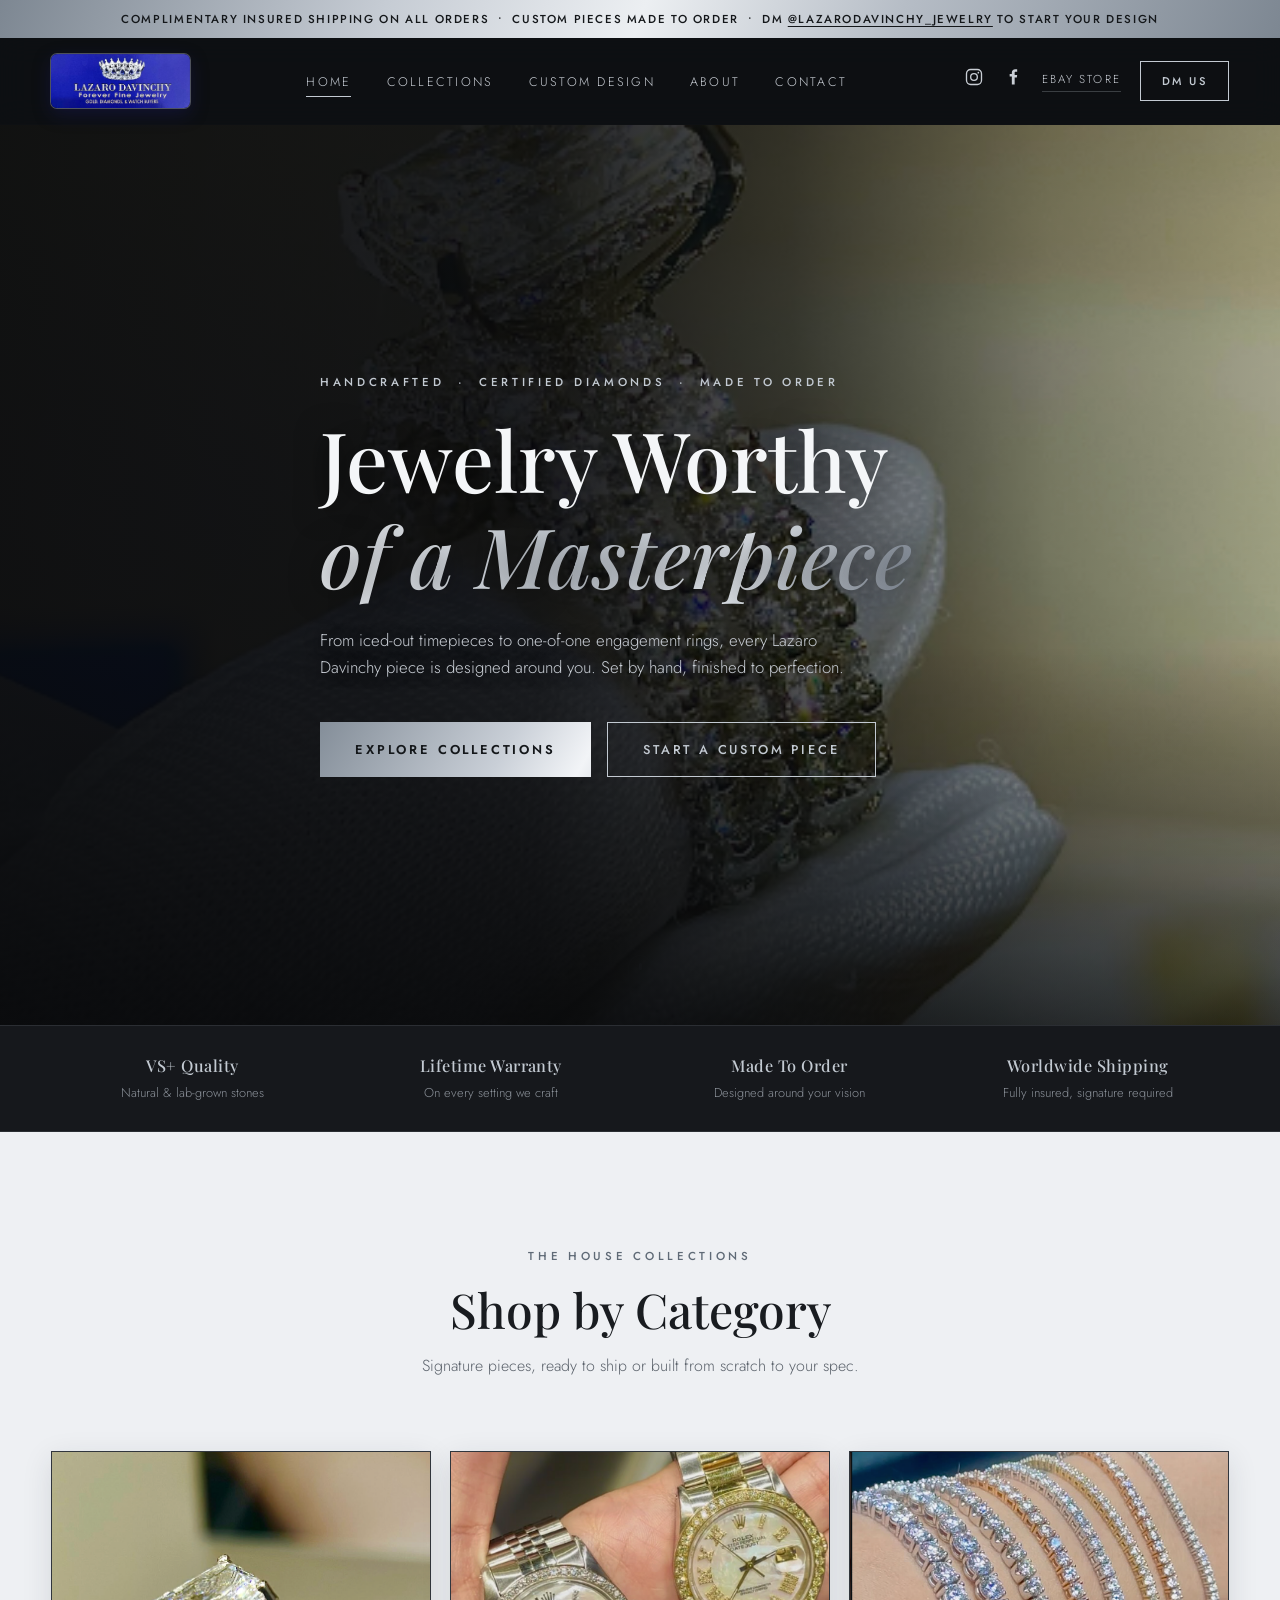
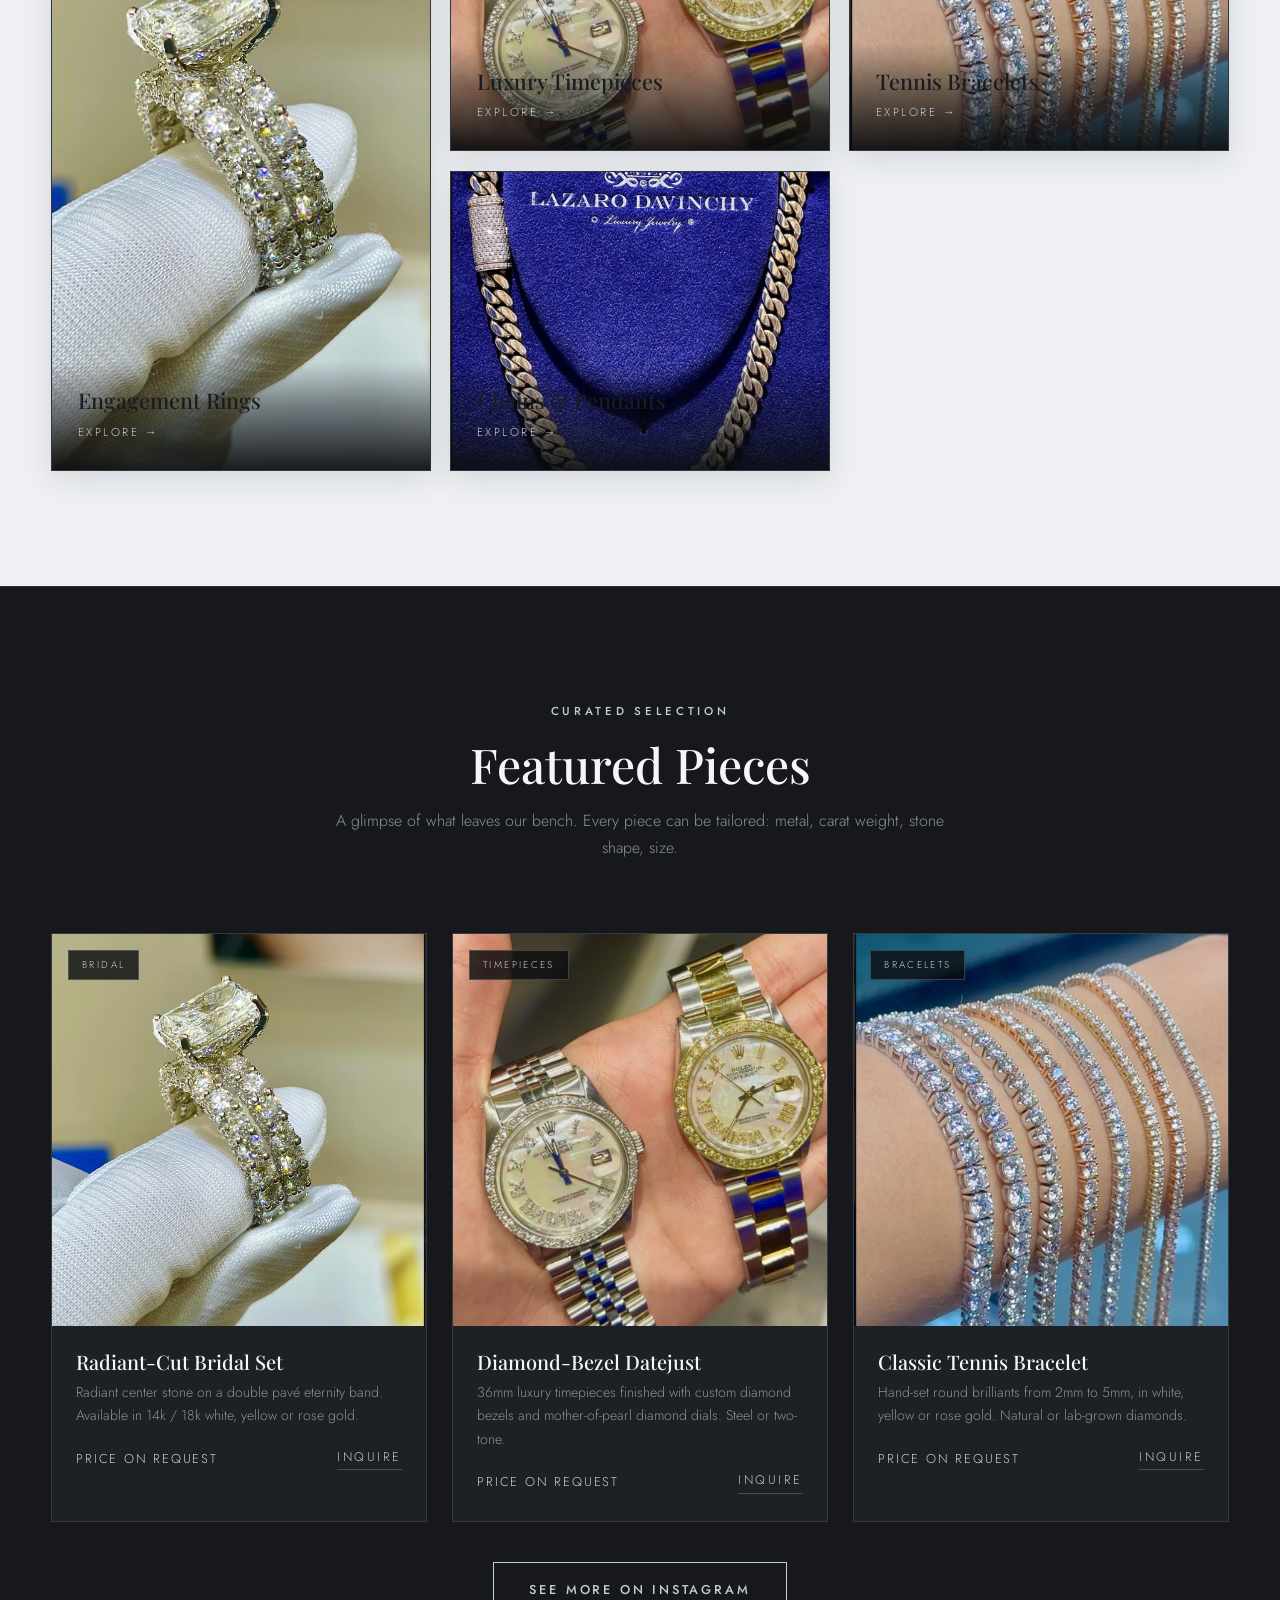
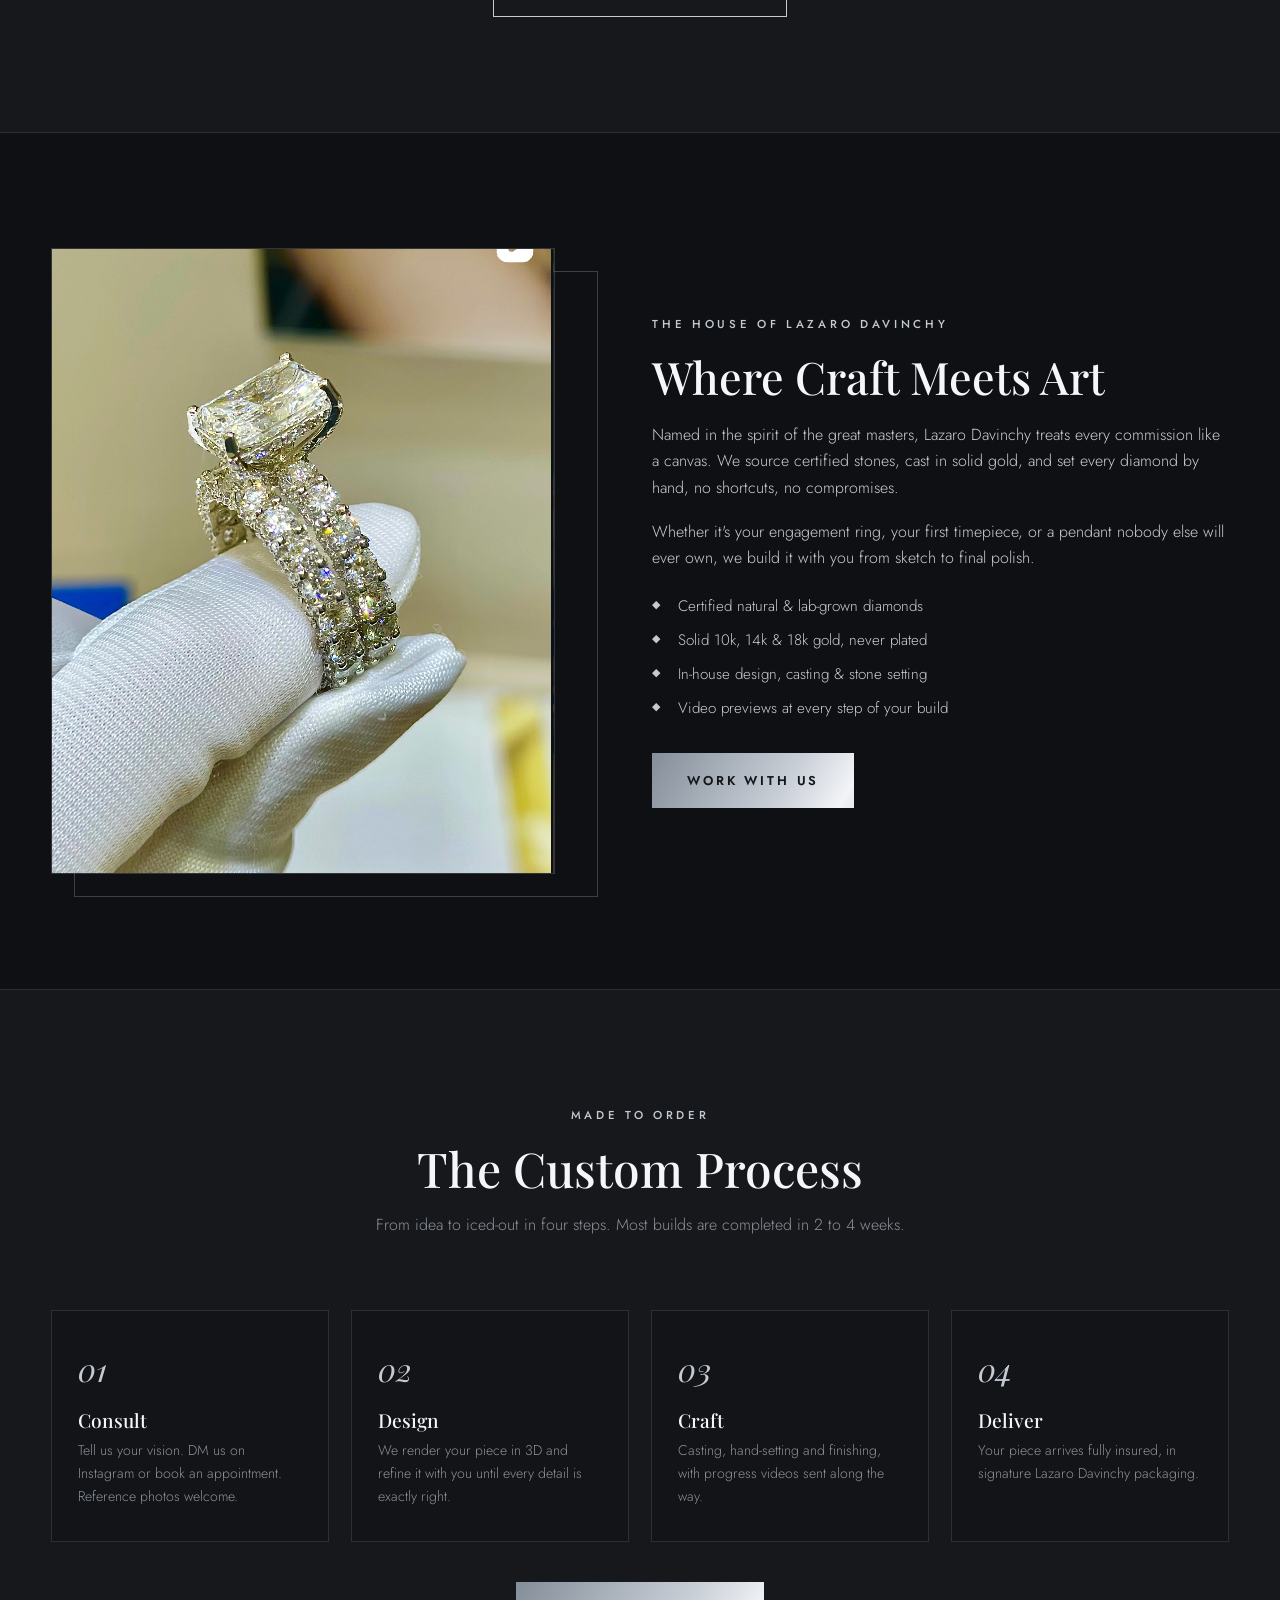
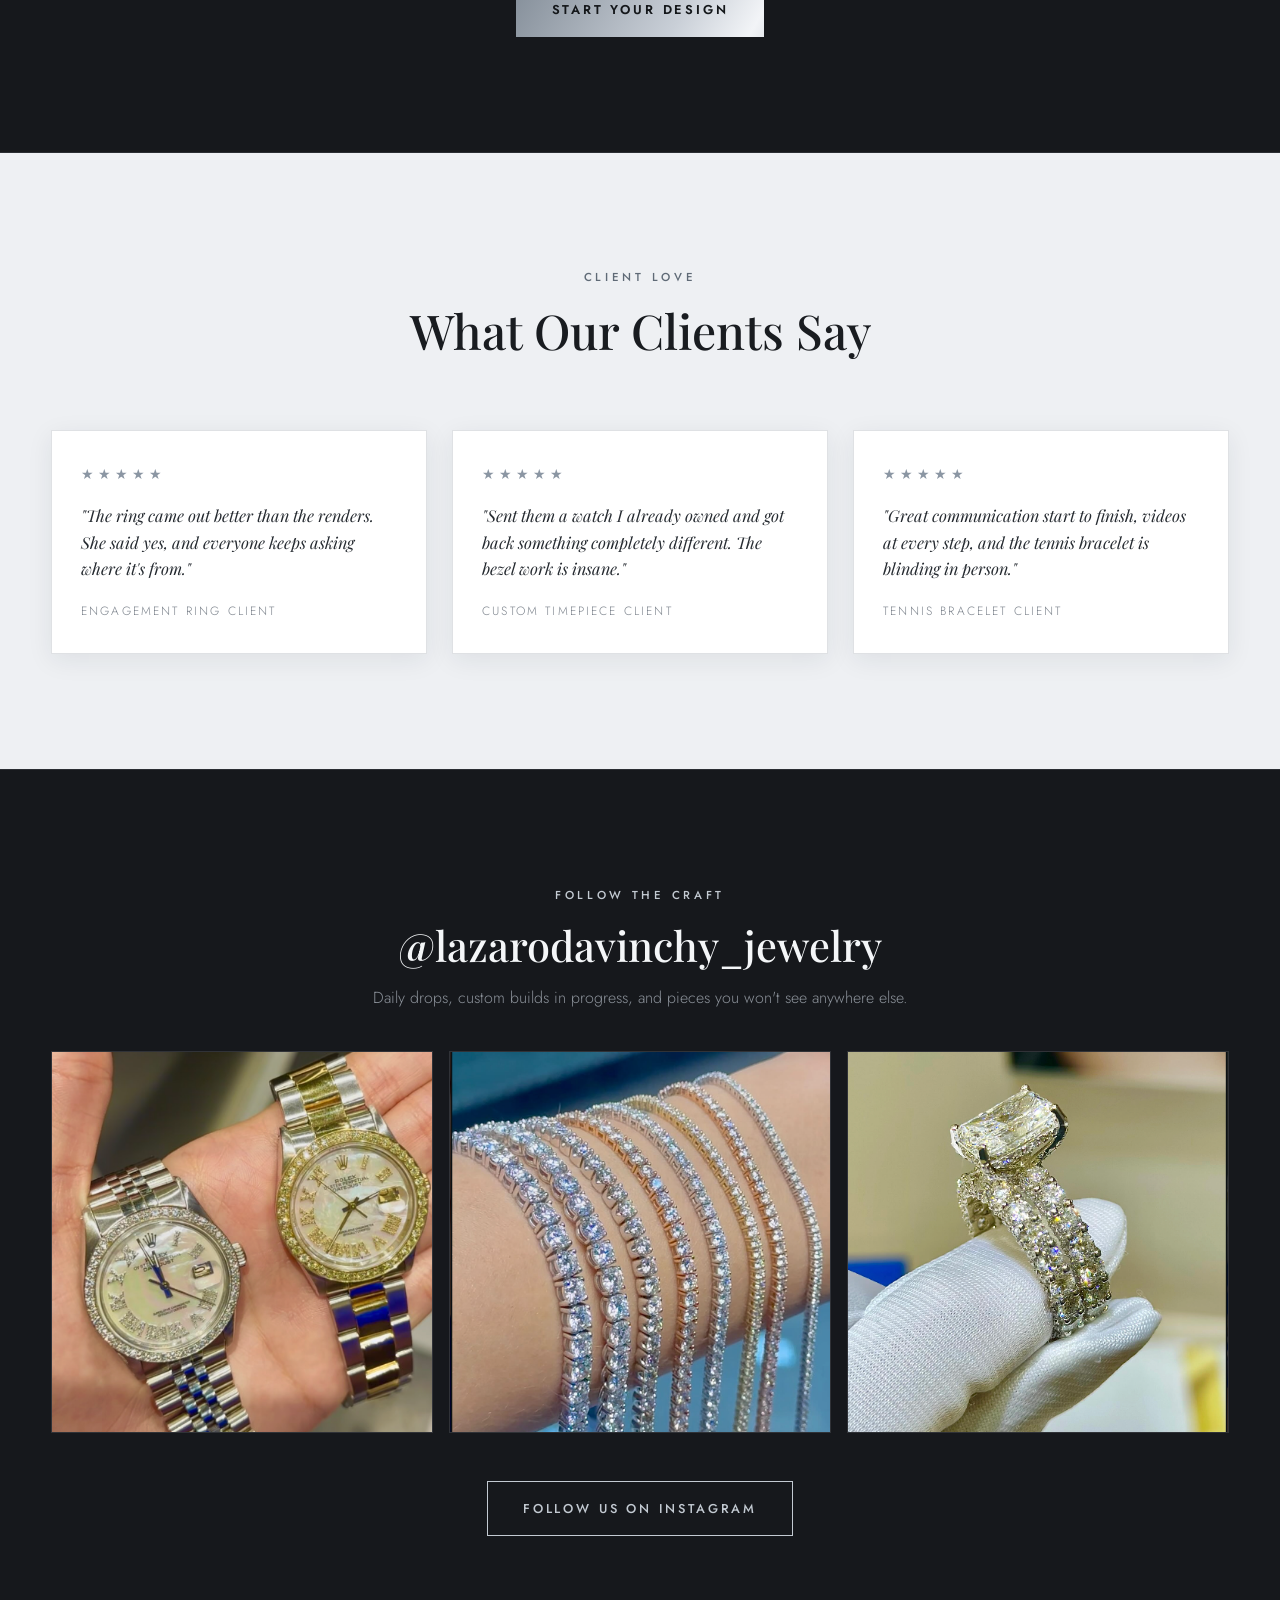
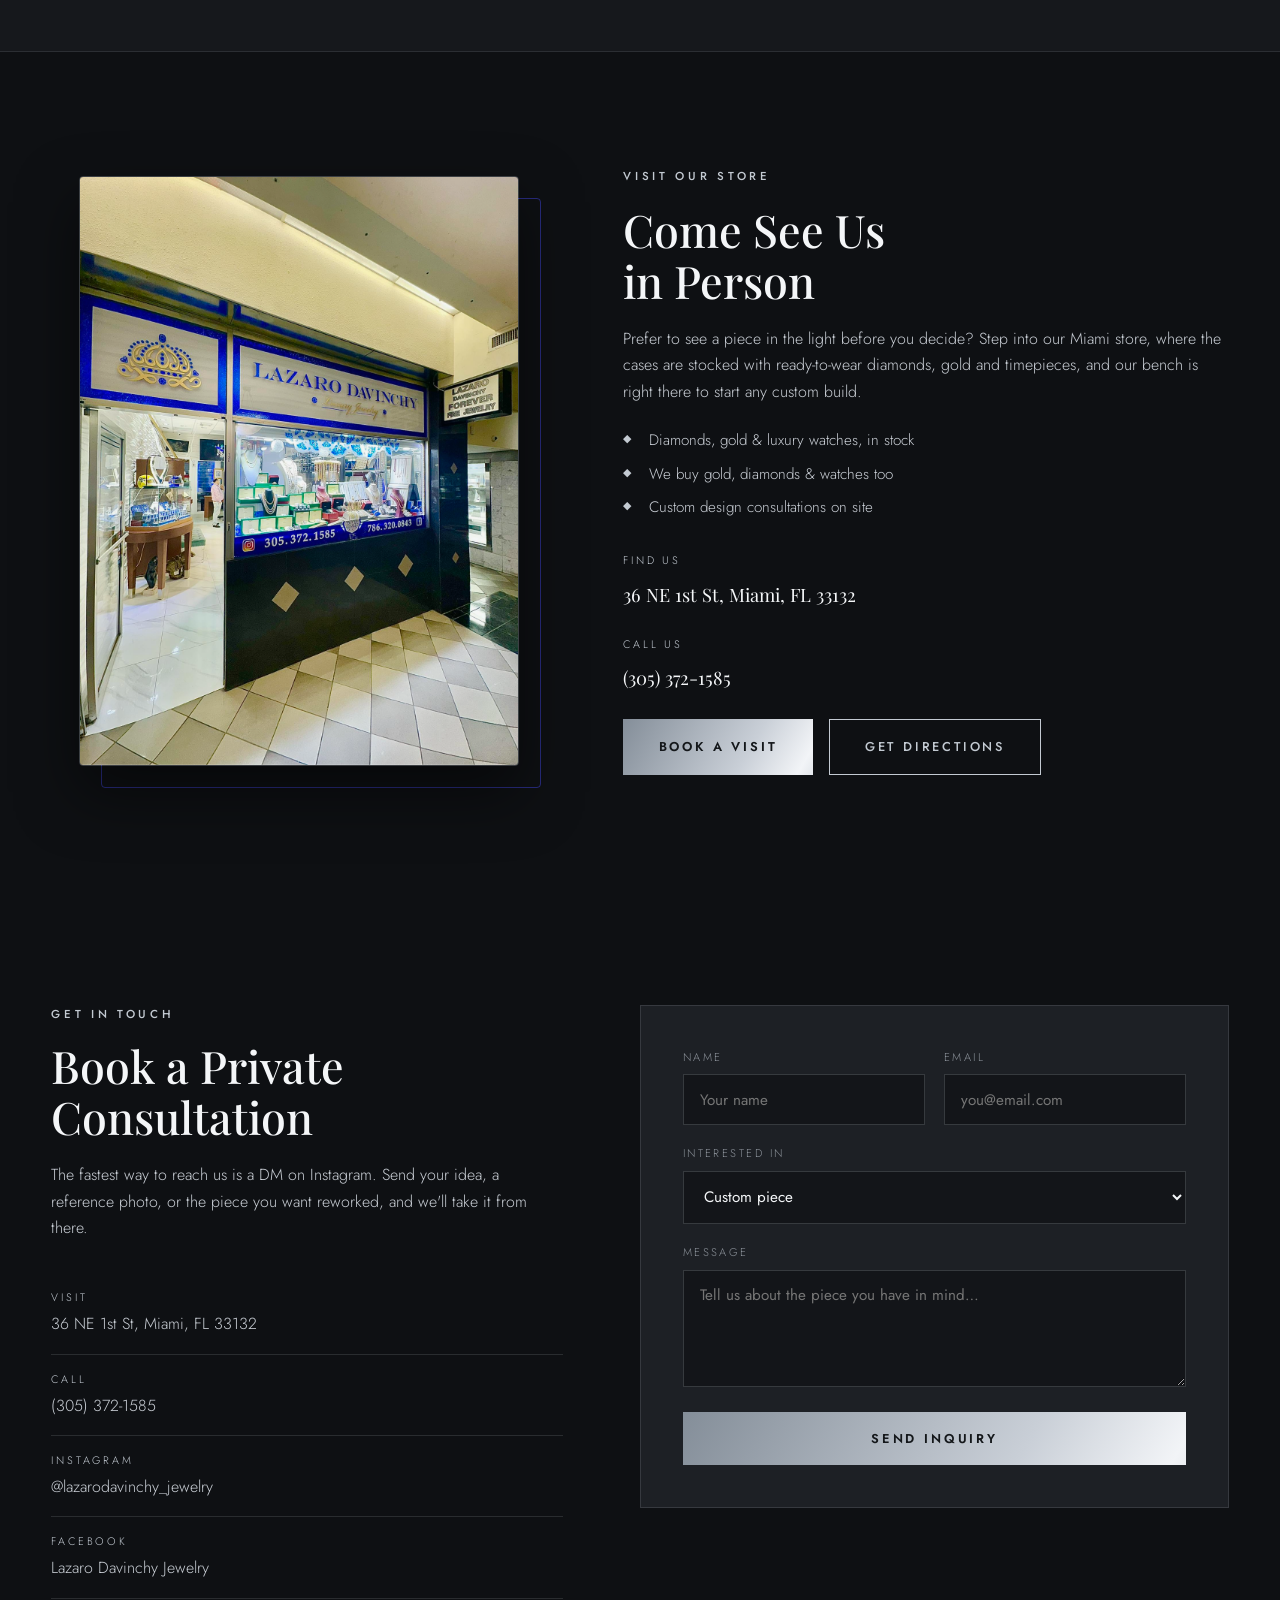
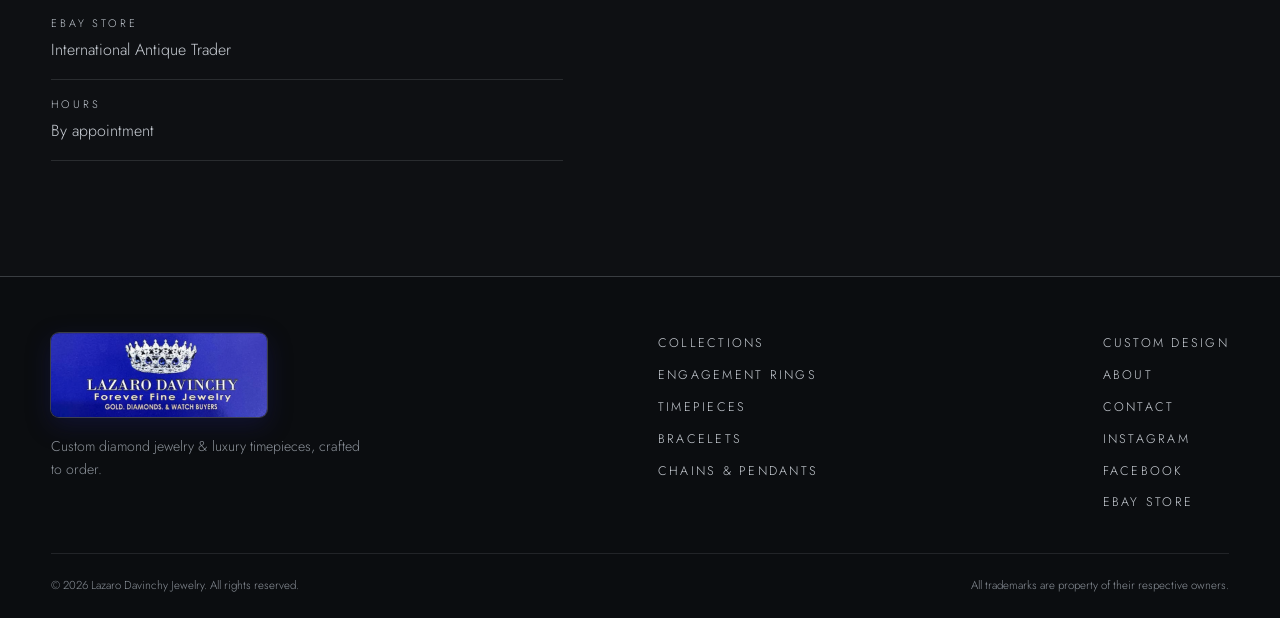
<file: index.html>
<!DOCTYPE html>
<html lang="en">
<head>
  <meta charset="UTF-8" />
  <meta name="viewport" content="width=device-width, initial-scale=1.0" />
  <title>Lazaro Davinchy Jewelry | Custom Diamonds, Watches &amp; Fine Jewelry</title>
  <meta name="description" content="Lazaro Davinchy Jewelry, custom diamond jewelry, iced-out luxury timepieces, tennis bracelets, engagement rings and chains. Crafted to order. DM us on Instagram @lazarodavinchy_jewelry." />
  <link rel="preconnect" href="https://fonts.googleapis.com" />
  <link rel="preconnect" href="https://fonts.gstatic.com" crossorigin />
  <link href="https://fonts.googleapis.com/css2?family=Playfair+Display:ital,wght@0,400;0,500;0,600;0,700;1,400&family=Jost:wght@300;400;500;600&display=swap" rel="stylesheet" />
  <link rel="stylesheet" href="css/style.css" />
  <link rel="icon" href="data:image/svg+xml,%3Csvg xmlns='http://www.w3.org/2000/svg' viewBox='0 0 100 100'%3E%3Ctext y='.9em' font-size='90'%3E%F0%9F%92%8E%3C/text%3E%3C/svg%3E" />
</head>
<body>

  <!-- Announcement bar -->
  <div class="announce">
    <p>Complimentary insured shipping on all orders &nbsp;•&nbsp; Custom pieces made to order &nbsp;•&nbsp; DM <a href="https://www.instagram.com/lazarodavinchy_jewelry/" target="_blank" rel="noopener">@lazarodavinchy_jewelry</a> to start your design</p>
  </div>

  <!-- Header -->
  <header class="site-header" id="top">
    <div class="container header-inner">
      <button class="nav-toggle" aria-label="Open menu" aria-expanded="false">
        <span></span><span></span><span></span>
      </button>

      <a class="brand" href="index.html" aria-label="Lazaro Davinchy Fine Jewelry">
        <img src="images/logo.png" alt="Lazaro Davinchy Fine Jewelry" class="brand-logo" />
      </a>

      <nav class="site-nav" aria-label="Main navigation">
        <ul>
          <li><a href="index.html" class="active">Home</a></li>
          <li class="has-drop">
            <a href="collections.html">Collections</a>
            <ul class="drop">
              <li><a href="engagement-rings.html">Engagement Rings</a></li>
              <li><a href="timepieces.html">Luxury Timepieces</a></li>
              <li><a href="bracelets.html">Tennis Bracelets</a></li>
              <li><a href="chains.html">Chains &amp; Pendants</a></li>
            </ul>
          </li>
          <li><a href="custom.html">Custom Design</a></li>
          <li><a href="about.html">About</a></li>
          <li><a href="contact.html">Contact</a></li>
          <li class="nav-mobile-only"><a href="https://www.ebay.com/str/internationalantiquetrader" target="_blank" rel="noopener">eBay Store</a></li>
        </ul>
      </nav>

      <div class="header-actions">
        <a class="icon-link" href="https://www.instagram.com/lazarodavinchy_jewelry/" target="_blank" rel="noopener" aria-label="Instagram">
          <svg viewBox="0 0 24 24" fill="none" stroke="currentColor" stroke-width="1.6"><rect x="3" y="3" width="18" height="18" rx="5"/><circle cx="12" cy="12" r="4"/><circle cx="17.2" cy="6.8" r="1" fill="currentColor" stroke="none"/></svg>
        </a>
        <a class="icon-link" href="https://www.facebook.com/p/Lazaro-Davinchy-Jewelry-61568799492048/" target="_blank" rel="noopener" aria-label="Facebook">
          <svg viewBox="0 0 24 24" fill="currentColor"><path d="M14 8.5V6.8c0-.8.2-1.2 1.3-1.2H17V2.7c-.3 0-1.3-.1-2.4-.1-2.4 0-4 1.5-4 4.1v1.8H8v3h2.6V21H14v-8.5h2.6l.4-3H14z"/></svg>
        </a>
        <a class="ebay-link" href="https://www.ebay.com/str/internationalantiquetrader" target="_blank" rel="noopener">eBay&nbsp;Store</a>
        <a class="btn btn-outline btn-small" href="https://www.instagram.com/lazarodavinchy_jewelry/" target="_blank" rel="noopener">DM&nbsp;Us</a>
      </div>
    </div>
  </header>

  <!-- Hero -->
  <section class="hero hero-full">
    <div class="hero-media" aria-hidden="true">
      <img src="images/ring.png" alt="" fetchpriority="high" />
    </div>
    <div class="hero-scrim" aria-hidden="true"></div>
    <div class="container hero-inner reveal">
      <p class="eyebrow">Handcrafted &nbsp;·&nbsp; Certified Diamonds &nbsp;·&nbsp; Made To Order</p>
      <h1>Jewelry Worthy<br /><span>of a Masterpiece</span></h1>
      <p class="hero-lede">From iced-out timepieces to one-of-one engagement rings, every Lazaro Davinchy piece is designed around you. Set by hand, finished to perfection.</p>
      <div class="hero-cta">
        <a class="btn btn-gold" href="collections.html">Explore Collections</a>
        <a class="btn btn-outline" href="custom.html">Start a Custom Piece</a>
      </div>
    </div>
    <a class="scroll-hint" href="#collections" aria-label="Scroll down"><span></span></a>
  </section>

  <!-- Trust strip -->
  <section class="trust">
    <div class="container trust-inner">
      <div class="trust-item reveal"><strong>VS+ Quality</strong><span>Natural &amp; lab-grown stones</span></div>
      <div class="trust-item reveal"><strong>Lifetime Warranty</strong><span>On every setting we craft</span></div>
      <div class="trust-item reveal"><strong>Made To Order</strong><span>Designed around your vision</span></div>
      <div class="trust-item reveal"><strong>Worldwide Shipping</strong><span>Fully insured, signature required</span></div>
    </div>
  </section>

  <!-- Collections -->
  <section class="collections section section-light" id="collections">
    <div class="container">
      <header class="section-head reveal">
        <p class="eyebrow">The House Collections</p>
        <h2>Shop by Category</h2>
        <p class="section-lede">Signature pieces, ready to ship or built from scratch to your spec.</p>
      </header>

      <div class="collection-grid">
        <a class="collection-card tall reveal" href="engagement-rings.html">
          <img src="images/ring.png" alt="Radiant-cut diamond engagement ring with pavé band" loading="lazy" />
          <div class="card-overlay">
            <h3>Engagement Rings</h3>
            <span class="card-link">Explore <i>→</i></span>
          </div>
        </a>

        <a class="collection-card reveal" href="timepieces.html">
          <img src="images/rolex.png" alt="Luxury watches with diamond bezels and mother-of-pearl dials" loading="lazy" />
          <div class="card-overlay">
            <h3>Luxury Timepieces</h3>
            <span class="card-link">Explore <i>→</i></span>
          </div>
        </a>

        <a class="collection-card reveal" href="bracelets.html">
          <img src="images/bracelet.png" alt="Diamond tennis bracelets in white, yellow and rose gold" loading="lazy" />
          <div class="card-overlay">
            <h3>Tennis Bracelets</h3>
            <span class="card-link">Explore <i>→</i></span>
          </div>
        </a>

        <a class="collection-card reveal" href="chains.html">
          <img src="images/necklace.png" alt="Solid gold chains and custom pendants" loading="lazy" />
          <div class="card-overlay">
            <h3>Chains &amp; Pendants</h3>
            <span class="card-link">Explore <i>→</i></span>
          </div>
        </a>
      </div>
    </div>
  </section>

  <!-- Featured pieces -->
  <section class="featured section section-dark" id="featured">
    <div class="container">
      <header class="section-head reveal">
        <p class="eyebrow">Curated Selection</p>
        <h2>Featured Pieces</h2>
        <p class="section-lede">A glimpse of what leaves our bench. Every piece can be tailored: metal, carat weight, stone shape, size.</p>
      </header>

      <div class="product-grid">
        <article class="product-card reveal">
          <div class="product-media">
            <img src="images/ring.png" alt="Radiant-cut diamond bridal set with double pavé band" loading="lazy" />
            <span class="product-tag">Bridal</span>
          </div>
          <div class="product-info">
            <h3>Radiant-Cut Bridal Set</h3>
            <p>Radiant center stone on a double pavé eternity band. Available in 14k / 18k white, yellow or rose gold.</p>
            <div class="product-foot">
              <span class="price">Price on request</span>
              <a class="text-link" href="contact.html">Inquire</a>
            </div>
          </div>
        </article>

        <article class="product-card reveal">
          <div class="product-media">
            <img src="images/rolex.png" alt="Two luxury watches with diamond bezels and mother-of-pearl dials" loading="lazy" />
            <span class="product-tag">Timepieces</span>
          </div>
          <div class="product-info">
            <h3>Diamond-Bezel Datejust</h3>
            <p>36mm luxury timepieces finished with custom diamond bezels and mother-of-pearl diamond dials. Steel or two-tone.</p>
            <div class="product-foot">
              <span class="price">Price on request</span>
              <a class="text-link" href="contact.html">Inquire</a>
            </div>
          </div>
        </article>

        <article class="product-card reveal">
          <div class="product-media">
            <img src="images/bracelet.png" alt="Stack of diamond tennis bracelets in three gold colors" loading="lazy" />
            <span class="product-tag">Bracelets</span>
          </div>
          <div class="product-info">
            <h3>Classic Tennis Bracelet</h3>
            <p>Hand-set round brilliants from 2mm to 5mm, in white, yellow or rose gold. Natural or lab-grown diamonds.</p>
            <div class="product-foot">
              <span class="price">Price on request</span>
              <a class="text-link" href="contact.html">Inquire</a>
            </div>
          </div>
        </article>
      </div>

      <div class="center reveal">
        <a class="btn btn-outline" href="https://www.instagram.com/lazarodavinchy_jewelry/" target="_blank" rel="noopener">See More on Instagram</a>
      </div>
    </div>
  </section>

  <!-- About -->
  <section class="about section" id="about">
    <div class="container about-inner">
      <div class="about-media reveal">
        <img src="images/ring.png" alt="Close-up of a handcrafted diamond ring held in a jeweler's glove" loading="lazy" />
        <div class="about-media-accent" aria-hidden="true"></div>
      </div>
      <div class="about-copy reveal">
        <p class="eyebrow">The House of Lazaro Davinchy</p>
        <h2>Where Craft Meets Art</h2>
        <p>Named in the spirit of the great masters, Lazaro Davinchy treats every commission like a canvas. We source certified stones, cast in solid gold, and set every diamond by hand, no shortcuts, no compromises.</p>
        <p>Whether it's your engagement ring, your first timepiece, or a pendant nobody else will ever own, we build it with you from sketch to final polish.</p>
        <ul class="about-list">
          <li>Certified natural &amp; lab-grown diamonds</li>
          <li>Solid 10k, 14k &amp; 18k gold, never plated</li>
          <li>In-house design, casting &amp; stone setting</li>
          <li>Video previews at every step of your build</li>
        </ul>
        <a class="btn btn-gold" href="contact.html">Work With Us</a>
      </div>
    </div>
  </section>

  <!-- Custom process -->
  <section class="custom section section-dark" id="custom">
    <div class="container">
      <header class="section-head reveal">
        <p class="eyebrow">Made To Order</p>
        <h2>The Custom Process</h2>
        <p class="section-lede">From idea to iced-out in four steps. Most builds are completed in 2 to 4 weeks.</p>
      </header>

      <div class="steps">
        <div class="step reveal">
          <span class="step-num">01</span>
          <h3>Consult</h3>
          <p>Tell us your vision. DM us on Instagram or book an appointment. Reference photos welcome.</p>
        </div>
        <div class="step reveal">
          <span class="step-num">02</span>
          <h3>Design</h3>
          <p>We render your piece in 3D and refine it with you until every detail is exactly right.</p>
        </div>
        <div class="step reveal">
          <span class="step-num">03</span>
          <h3>Craft</h3>
          <p>Casting, hand-setting and finishing, with progress videos sent along the way.</p>
        </div>
        <div class="step reveal">
          <span class="step-num">04</span>
          <h3>Deliver</h3>
          <p>Your piece arrives fully insured, in signature Lazaro Davinchy packaging.</p>
        </div>
      </div>

      <div class="center reveal">
        <a class="btn btn-gold" href="https://www.instagram.com/lazarodavinchy_jewelry/" target="_blank" rel="noopener">Start Your Design</a>
      </div>
    </div>
  </section>

  <!-- Testimonials -->
  <section class="testimonials section section-light">
    <div class="container">
      <header class="section-head reveal">
        <p class="eyebrow">Client Love</p>
        <h2>What Our Clients Say</h2>
      </header>

      <div class="quote-grid">
        <blockquote class="quote reveal">
          <div class="stars" aria-label="5 out of 5 stars">★★★★★</div>
          <p>"The ring came out better than the renders. She said yes, and everyone keeps asking where it's from."</p>
          <footer>Engagement ring client</footer>
        </blockquote>
        <blockquote class="quote reveal">
          <div class="stars" aria-label="5 out of 5 stars">★★★★★</div>
          <p>"Sent them a watch I already owned and got back something completely different. The bezel work is insane."</p>
          <footer>Custom timepiece client</footer>
        </blockquote>
        <blockquote class="quote reveal">
          <div class="stars" aria-label="5 out of 5 stars">★★★★★</div>
          <p>"Great communication start to finish, videos at every step, and the tennis bracelet is blinding in person."</p>
          <footer>Tennis bracelet client</footer>
        </blockquote>
      </div>
    </div>
  </section>

  <!-- Instagram -->
  <section class="insta section section-dark">
    <div class="container center reveal">
      <p class="eyebrow">Follow The Craft</p>
      <h2>@lazarodavinchy_jewelry</h2>
      <p class="section-lede">Daily drops, custom builds in progress, and pieces you won't see anywhere else.</p>
      <div class="insta-grid">
        <a href="https://www.instagram.com/lazarodavinchy_jewelry/" target="_blank" rel="noopener"><img src="images/rolex.png" alt="Instagram post, diamond bezel watches" loading="lazy" /></a>
        <a href="https://www.instagram.com/lazarodavinchy_jewelry/" target="_blank" rel="noopener"><img src="images/bracelet.png" alt="Instagram post, tennis bracelet stack" loading="lazy" /></a>
        <a href="https://www.instagram.com/lazarodavinchy_jewelry/" target="_blank" rel="noopener"><img src="images/ring.png" alt="Instagram post, radiant cut bridal set" loading="lazy" /></a>
      </div>
      <a class="btn btn-outline" href="https://www.instagram.com/lazarodavinchy_jewelry/" target="_blank" rel="noopener">Follow Us on Instagram</a>
    </div>
  </section>

  <!-- Visit Our Store -->
  <section class="visit section">
    <div class="container visit-inner">
      <div class="visit-media reveal">
        <img src="images/lazarostore.png" alt="The Lazaro Davinchy Jewelry storefront in Miami, with its royal blue and silver crown signage and lit display windows" loading="lazy" />
        <div class="visit-media-accent" aria-hidden="true"></div>
      </div>
      <div class="visit-copy reveal">
        <p class="eyebrow">Visit Our Store</p>
        <h2>Come See Us<br />in Person</h2>
        <p>Prefer to see a piece in the light before you decide? Step into our Miami store, where the cases are stocked with ready-to-wear diamonds, gold and timepieces, and our bench is right there to start any custom build.</p>
        <ul class="about-list">
          <li>Diamonds, gold &amp; luxury watches, in stock</li>
          <li>We buy gold, diamonds &amp; watches too</li>
          <li>Custom design consultations on site</li>
        </ul>
        <p class="visit-address">
          <span class="contact-label">Find Us</span>
          <a href="https://www.google.com/maps/search/?api=1&amp;query=Lazaro+Davinchy+Jewelry+36+NE+1st+St+Miami+FL+33132" target="_blank" rel="noopener">36 NE 1st St, Miami, FL 33132</a>
        </p>
        <p class="visit-address">
          <span class="contact-label">Call Us</span>
          <a href="tel:+13053721585">(305) 372-1585</a>
        </p>
        <div class="hero-cta">
          <a class="btn btn-gold" href="contact.html">Book a Visit</a>
          <a class="btn btn-outline" href="https://www.google.com/maps/search/?api=1&amp;query=Lazaro+Davinchy+Jewelry+36+NE+1st+St+Miami+FL+33132" target="_blank" rel="noopener">Get Directions</a>
        </div>
      </div>
    </div>
  </section>

  <!-- Contact -->
  <section class="contact section" id="contact">
    <div class="container contact-inner">
      <div class="contact-copy reveal">
        <p class="eyebrow">Get In Touch</p>
        <h2>Book a Private<br />Consultation</h2>
        <p>The fastest way to reach us is a DM on Instagram. Send your idea, a reference photo, or the piece you want reworked, and we'll take it from there.</p>
        <ul class="contact-list">
          <li>
            <span class="contact-label">Visit</span>
            <a href="https://www.google.com/maps/search/?api=1&amp;query=Lazaro+Davinchy+Jewelry+36+NE+1st+St+Miami+FL+33132" target="_blank" rel="noopener">36 NE 1st St, Miami, FL 33132</a>
          </li>
          <li>
            <span class="contact-label">Call</span>
            <a href="tel:+13053721585">(305) 372-1585</a>
          </li>
          <li>
            <span class="contact-label">Instagram</span>
            <a href="https://www.instagram.com/lazarodavinchy_jewelry/" target="_blank" rel="noopener">@lazarodavinchy_jewelry</a>
          </li>
          <li>
            <span class="contact-label">Facebook</span>
            <a href="https://www.facebook.com/p/Lazaro-Davinchy-Jewelry-61568799492048/" target="_blank" rel="noopener">Lazaro Davinchy Jewelry</a>
          </li>
          <li>
            <span class="contact-label">eBay Store</span>
            <a href="https://www.ebay.com/str/internationalantiquetrader" target="_blank" rel="noopener">International Antique Trader</a>
          </li>
          <li>
            <span class="contact-label">Hours</span>
            <span>By appointment</span>
          </li>
        </ul>
      </div>

      <form class="contact-form reveal" name="inquiry" autocomplete="on">
        <div class="form-row">
          <label>Name<input type="text" name="name" placeholder="Your name" required /></label>
          <label>Email<input type="email" name="email" placeholder="you@email.com" required /></label>
        </div>
        <label>Interested in
          <select name="interest">
            <option>Custom piece</option>
            <option>Engagement ring</option>
            <option>Timepiece</option>
            <option>Tennis bracelet</option>
            <option>Chain / pendant</option>
            <option>Something else</option>
          </select>
        </label>
        <label>Message<textarea name="message" rows="4" placeholder="Tell us about the piece you have in mind…" required></textarea></label>
        <button class="btn btn-gold" type="submit">Send Inquiry</button>
        <p class="form-note" hidden>Thank you, your message is ready. We'll get back to you shortly.</p>
      </form>
    </div>
  </section>

  <!-- Footer -->
  <footer class="site-footer">
    <div class="container footer-inner">
      <div class="footer-brand">
        <img src="images/logo.png" alt="Lazaro Davinchy Fine Jewelry" class="brand-logo-footer" />
        <p>Custom diamond jewelry &amp; luxury timepieces, crafted to order.</p>
      </div>
      <nav class="footer-nav" aria-label="Footer">
        <a href="collections.html">Collections</a>
        <a href="engagement-rings.html">Engagement Rings</a>
        <a href="timepieces.html">Timepieces</a>
        <a href="bracelets.html">Bracelets</a>
        <a href="chains.html">Chains &amp; Pendants</a>
      </nav>
      <nav class="footer-nav" aria-label="Company">
        <a href="custom.html">Custom Design</a>
        <a href="about.html">About</a>
        <a href="contact.html">Contact</a>
        <a href="https://www.instagram.com/lazarodavinchy_jewelry/" target="_blank" rel="noopener">Instagram</a>
        <a href="https://www.facebook.com/p/Lazaro-Davinchy-Jewelry-61568799492048/" target="_blank" rel="noopener">Facebook</a>
        <a href="https://www.ebay.com/str/internationalantiquetrader" target="_blank" rel="noopener">eBay Store</a>
      </nav>
    </div>
    <div class="container footer-legal">
      <p>© <span id="year"></span> Lazaro Davinchy Jewelry. All rights reserved.</p>
      <p>All trademarks are property of their respective owners.</p>
    </div>
  </footer>

  <script src="js/main.js"></script>
</body>
</html>
</file>
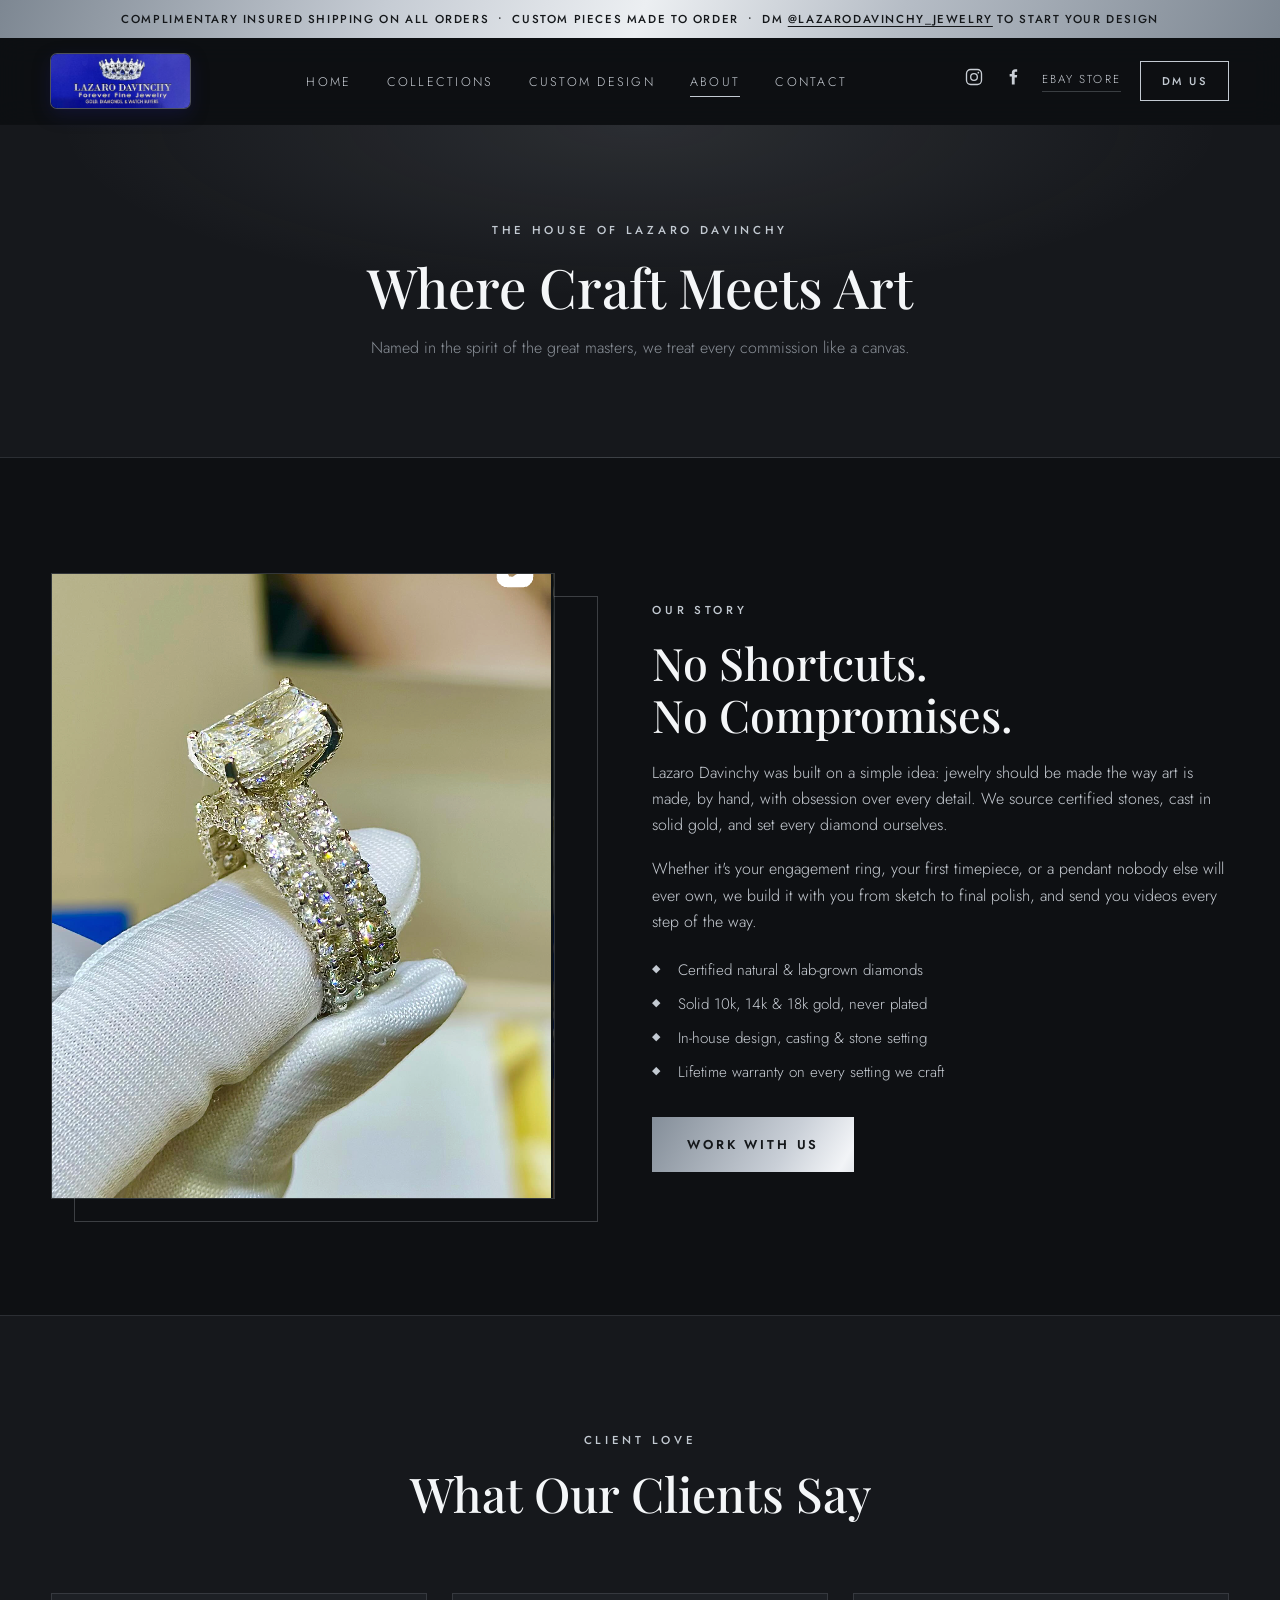
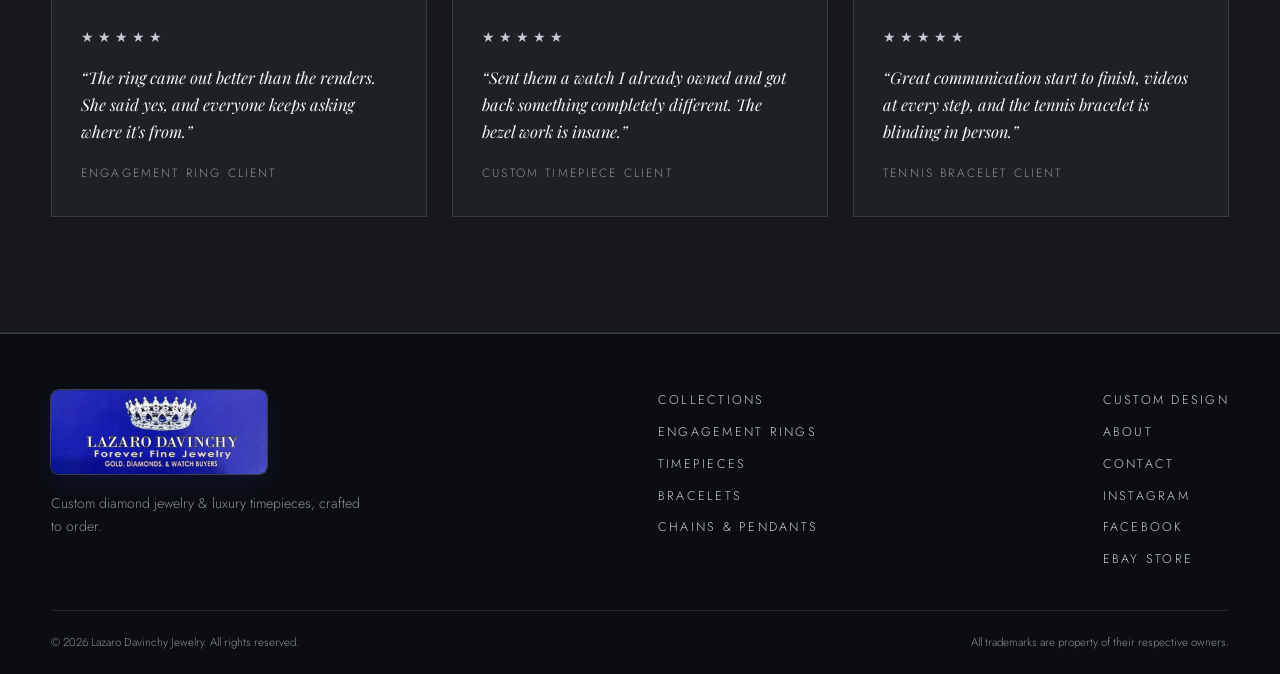
<file: about.html>
<!DOCTYPE html>
<html lang="en">
<head>
  <meta charset="UTF-8" />
  <meta name="viewport" content="width=device-width, initial-scale=1.0" />
  <title>About | Lazaro Davinchy Jewelry</title>
  <meta name="description" content="The house of Lazaro Davinchy: in-house design, casting and hand-setting. Certified stones, solid gold, no shortcuts." />
  <link rel="preconnect" href="https://fonts.googleapis.com" />
  <link rel="preconnect" href="https://fonts.gstatic.com" crossorigin />
  <link href="https://fonts.googleapis.com/css2?family=Playfair+Display:ital,wght@0,400;0,500;0,600;0,700;1,400&family=Jost:wght@300;400;500;600&display=swap" rel="stylesheet" />
  <link rel="stylesheet" href="css/style.css" />
  <link rel="icon" href="data:image/svg+xml,%3Csvg xmlns='http://www.w3.org/2000/svg' viewBox='0 0 100 100'%3E%3Ctext y='.9em' font-size='90'%3E%F0%9F%92%8E%3C/text%3E%3C/svg%3E" />
</head>
<body>

  <div class="announce">
    <p>Complimentary insured shipping on all orders &nbsp;&bull;&nbsp; Custom pieces made to order &nbsp;&bull;&nbsp; DM <a href="https://www.instagram.com/lazarodavinchy_jewelry/" target="_blank" rel="noopener">@lazarodavinchy_jewelry</a> to start your design</p>
  </div>

  <header class="site-header" id="top">
    <div class="container header-inner">
      <button class="nav-toggle" aria-label="Open menu" aria-expanded="false">
        <span></span><span></span><span></span>
      </button>

      <a class="brand" href="index.html" aria-label="Lazaro Davinchy Fine Jewelry">
        <img src="images/logo.png" alt="Lazaro Davinchy Fine Jewelry" class="brand-logo" />
      </a>

      <nav class="site-nav" aria-label="Main navigation">
        <ul>
          <li><a href="index.html">Home</a></li>
          <li class="has-drop">
            <a href="collections.html">Collections</a>
            <ul class="drop">
              <li><a href="engagement-rings.html">Engagement Rings</a></li>
              <li><a href="timepieces.html">Luxury Timepieces</a></li>
              <li><a href="bracelets.html">Tennis Bracelets</a></li>
              <li><a href="chains.html">Chains &amp; Pendants</a></li>
            </ul>
          </li>
          <li><a href="custom.html">Custom Design</a></li>
          <li><a href="about.html" class="active">About</a></li>
          <li><a href="contact.html">Contact</a></li>
          <li class="nav-mobile-only"><a href="https://www.ebay.com/str/internationalantiquetrader" target="_blank" rel="noopener">eBay Store</a></li>
        </ul>
      </nav>

      <div class="header-actions">
        <a class="icon-link" href="https://www.instagram.com/lazarodavinchy_jewelry/" target="_blank" rel="noopener" aria-label="Instagram">
          <svg viewBox="0 0 24 24" fill="none" stroke="currentColor" stroke-width="1.6"><rect x="3" y="3" width="18" height="18" rx="5"/><circle cx="12" cy="12" r="4"/><circle cx="17.2" cy="6.8" r="1" fill="currentColor" stroke="none"/></svg>
        </a>
        <a class="icon-link" href="https://www.facebook.com/p/Lazaro-Davinchy-Jewelry-61568799492048/" target="_blank" rel="noopener" aria-label="Facebook">
          <svg viewBox="0 0 24 24" fill="currentColor"><path d="M14 8.5V6.8c0-.8.2-1.2 1.3-1.2H17V2.7c-.3 0-1.3-.1-2.4-.1-2.4 0-4 1.5-4 4.1v1.8H8v3h2.6V21H14v-8.5h2.6l.4-3H14z"/></svg>
        </a>
        <a class="ebay-link" href="https://www.ebay.com/str/internationalantiquetrader" target="_blank" rel="noopener">eBay&nbsp;Store</a>
        <a class="btn btn-outline btn-small" href="https://www.instagram.com/lazarodavinchy_jewelry/" target="_blank" rel="noopener">DM&nbsp;Us</a>
      </div>
    </div>
  </header>

  <section class="page-hero">
    <div class="container reveal">
      
      <p class="eyebrow">The House of Lazaro Davinchy</p>
      <h1>Where Craft Meets Art</h1>
      <p class="section-lede">Named in the spirit of the great masters, we treat every commission like a canvas.</p>
    </div>
  </section>

  <section class="section">
    <div class="container about-inner">
      <div class="about-media reveal">
        <img src="images/ring.png" alt="Close-up of a handcrafted diamond ring" loading="lazy" />
        <div class="about-media-accent" aria-hidden="true"></div>
      </div>
      <div class="about-copy reveal">
        <p class="eyebrow">Our Story</p>
        <h2>No Shortcuts.<br />No Compromises.</h2>
        <p>Lazaro Davinchy was built on a simple idea: jewelry should be made the way art is made, by hand, with obsession over every detail. We source certified stones, cast in solid gold, and set every diamond ourselves.</p>
        <p>Whether it's your engagement ring, your first timepiece, or a pendant nobody else will ever own, we build it with you from sketch to final polish, and send you videos every step of the way.</p>
        <ul class="about-list">
          <li>Certified natural &amp; lab-grown diamonds</li>
          <li>Solid 10k, 14k &amp; 18k gold, never plated</li>
          <li>In-house design, casting &amp; stone setting</li>
          <li>Lifetime warranty on every setting we craft</li>
        </ul>
        <a class="btn btn-gold" href="contact.html">Work With Us</a>
      </div>
    </div>
  </section>

  <section class="section section-dark">
    <div class="container">
      <header class="section-head reveal">
        <p class="eyebrow">Client Love</p>
        <h2>What Our Clients Say</h2>
      </header>
      <div class="quote-grid">
        <blockquote class="quote reveal">
          <div class="stars" aria-label="5 out of 5 stars">&#9733;&#9733;&#9733;&#9733;&#9733;</div>
          <p>&ldquo;The ring came out better than the renders. She said yes, and everyone keeps asking where it's from.&rdquo;</p>
          <footer>Engagement ring client</footer>
        </blockquote>
        <blockquote class="quote reveal">
          <div class="stars" aria-label="5 out of 5 stars">&#9733;&#9733;&#9733;&#9733;&#9733;</div>
          <p>&ldquo;Sent them a watch I already owned and got back something completely different. The bezel work is insane.&rdquo;</p>
          <footer>Custom timepiece client</footer>
        </blockquote>
        <blockquote class="quote reveal">
          <div class="stars" aria-label="5 out of 5 stars">&#9733;&#9733;&#9733;&#9733;&#9733;</div>
          <p>&ldquo;Great communication start to finish, videos at every step, and the tennis bracelet is blinding in person.&rdquo;</p>
          <footer>Tennis bracelet client</footer>
        </blockquote>
      </div>
    </div>
  </section>

  <footer class="site-footer">
    <div class="container footer-inner">
      <div class="footer-brand">
        <img src="images/logo.png" alt="Lazaro Davinchy Fine Jewelry" class="brand-logo-footer" />
        <p>Custom diamond jewelry &amp; luxury timepieces, crafted to order.</p>
      </div>
      <nav class="footer-nav" aria-label="Footer">
        <a href="collections.html">Collections</a>
        <a href="engagement-rings.html">Engagement Rings</a>
        <a href="timepieces.html">Timepieces</a>
        <a href="bracelets.html">Bracelets</a>
        <a href="chains.html">Chains &amp; Pendants</a>
      </nav>
      <nav class="footer-nav" aria-label="Company">
        <a href="custom.html">Custom Design</a>
        <a href="about.html">About</a>
        <a href="contact.html">Contact</a>
        <a href="https://www.instagram.com/lazarodavinchy_jewelry/" target="_blank" rel="noopener">Instagram</a>
        <a href="https://www.facebook.com/p/Lazaro-Davinchy-Jewelry-61568799492048/" target="_blank" rel="noopener">Facebook</a>
        <a href="https://www.ebay.com/str/internationalantiquetrader" target="_blank" rel="noopener">eBay Store</a>
      </nav>
    </div>
    <div class="container footer-legal">
      <p>&copy; <span id="year"></span> Lazaro Davinchy Jewelry. All rights reserved.</p>
      <p>All trademarks are property of their respective owners.</p>
    </div>
  </footer>

  <script src="js/main.js"></script>
</body>
</html>
</file>
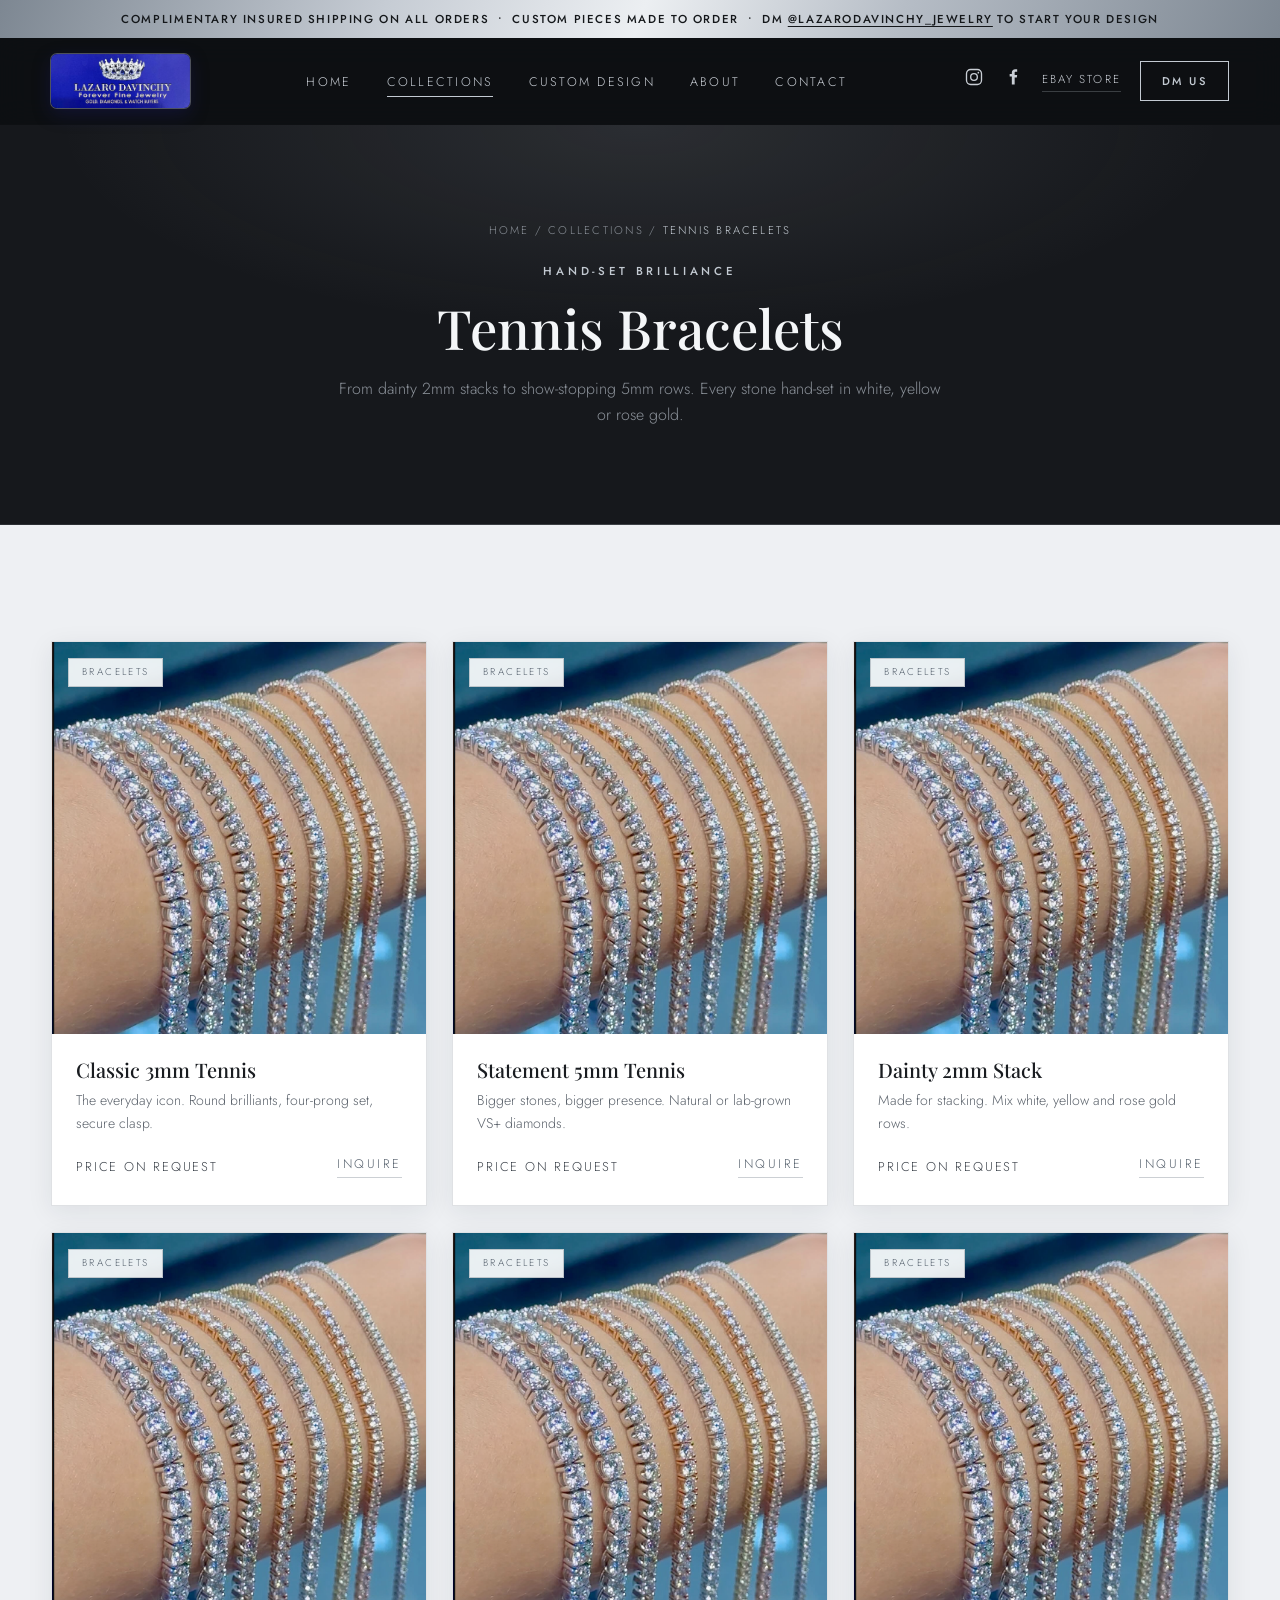
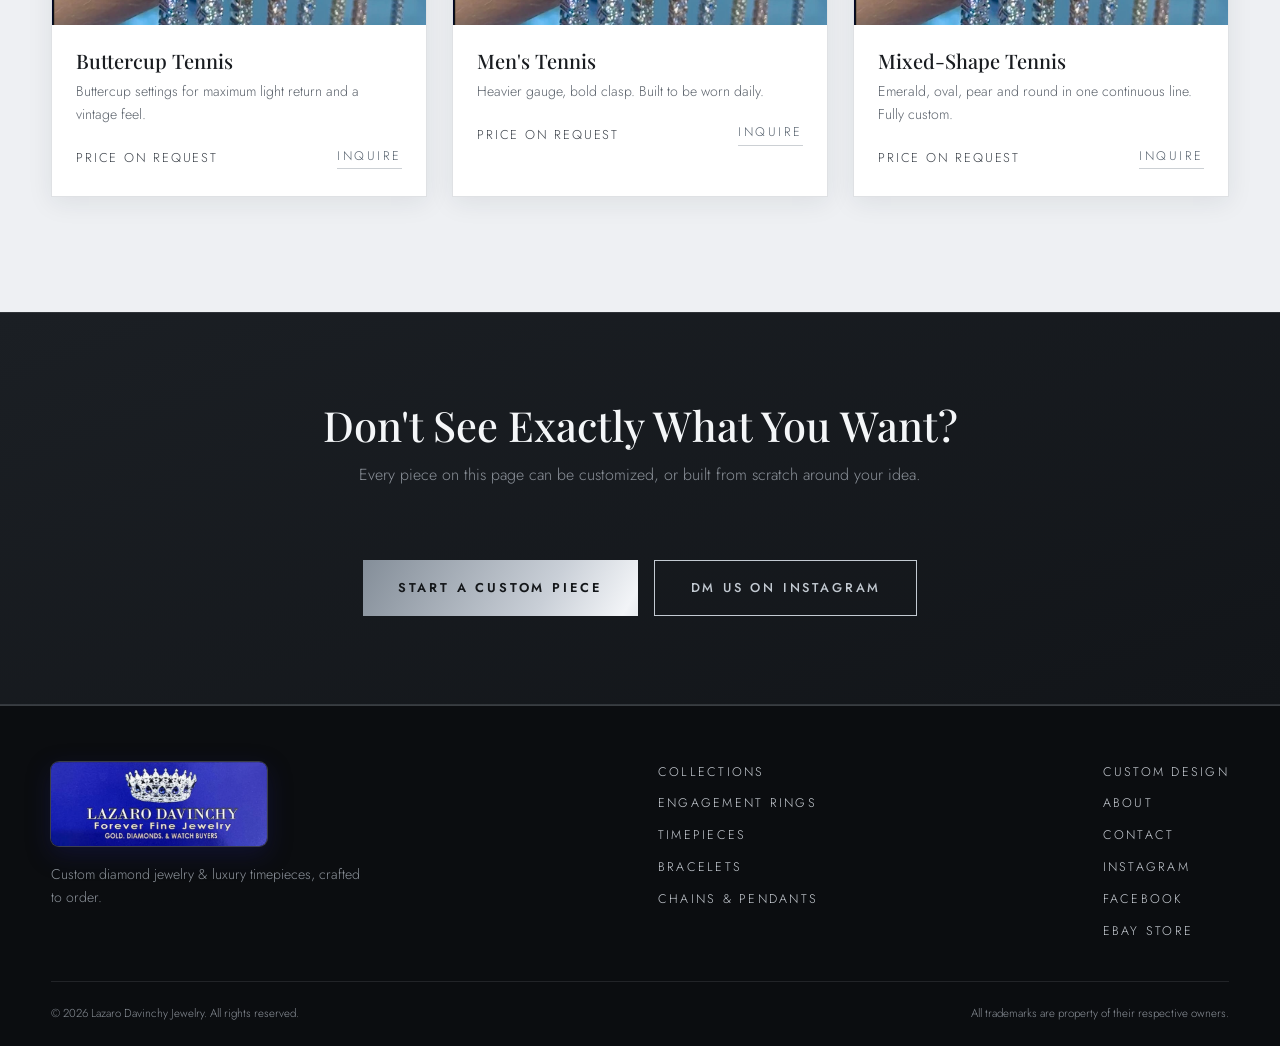
<file: bracelets.html>
<!DOCTYPE html>
<html lang="en">
<head>
  <meta charset="UTF-8" />
  <meta name="viewport" content="width=device-width, initial-scale=1.0" />
  <title>Tennis Bracelets | Lazaro Davinchy Jewelry</title>
  <meta name="description" content="Tennis Bracelets by Lazaro Davinchy Jewelry. From dainty 2mm stacks to show-stopping 5mm rows. Every stone hand-set in white, yellow or rose gold." />
  <link rel="preconnect" href="https://fonts.googleapis.com" />
  <link rel="preconnect" href="https://fonts.gstatic.com" crossorigin />
  <link href="https://fonts.googleapis.com/css2?family=Playfair+Display:ital,wght@0,400;0,500;0,600;0,700;1,400&family=Jost:wght@300;400;500;600&display=swap" rel="stylesheet" />
  <link rel="stylesheet" href="css/style.css" />
  <link rel="icon" href="data:image/svg+xml,%3Csvg xmlns='http://www.w3.org/2000/svg' viewBox='0 0 100 100'%3E%3Ctext y='.9em' font-size='90'%3E%F0%9F%92%8E%3C/text%3E%3C/svg%3E" />
</head>
<body>

  <div class="announce">
    <p>Complimentary insured shipping on all orders &nbsp;&bull;&nbsp; Custom pieces made to order &nbsp;&bull;&nbsp; DM <a href="https://www.instagram.com/lazarodavinchy_jewelry/" target="_blank" rel="noopener">@lazarodavinchy_jewelry</a> to start your design</p>
  </div>

  <header class="site-header" id="top">
    <div class="container header-inner">
      <button class="nav-toggle" aria-label="Open menu" aria-expanded="false">
        <span></span><span></span><span></span>
      </button>

      <a class="brand" href="index.html" aria-label="Lazaro Davinchy Fine Jewelry">
        <img src="images/logo.png" alt="Lazaro Davinchy Fine Jewelry" class="brand-logo" />
      </a>

      <nav class="site-nav" aria-label="Main navigation">
        <ul>
          <li><a href="index.html">Home</a></li>
          <li class="has-drop">
            <a href="collections.html" class="active">Collections</a>
            <ul class="drop">
              <li><a href="engagement-rings.html">Engagement Rings</a></li>
              <li><a href="timepieces.html">Luxury Timepieces</a></li>
              <li><a href="bracelets.html">Tennis Bracelets</a></li>
              <li><a href="chains.html">Chains &amp; Pendants</a></li>
            </ul>
          </li>
          <li><a href="custom.html">Custom Design</a></li>
          <li><a href="about.html">About</a></li>
          <li><a href="contact.html">Contact</a></li>
          <li class="nav-mobile-only"><a href="https://www.ebay.com/str/internationalantiquetrader" target="_blank" rel="noopener">eBay Store</a></li>
        </ul>
      </nav>

      <div class="header-actions">
        <a class="icon-link" href="https://www.instagram.com/lazarodavinchy_jewelry/" target="_blank" rel="noopener" aria-label="Instagram">
          <svg viewBox="0 0 24 24" fill="none" stroke="currentColor" stroke-width="1.6"><rect x="3" y="3" width="18" height="18" rx="5"/><circle cx="12" cy="12" r="4"/><circle cx="17.2" cy="6.8" r="1" fill="currentColor" stroke="none"/></svg>
        </a>
        <a class="icon-link" href="https://www.facebook.com/p/Lazaro-Davinchy-Jewelry-61568799492048/" target="_blank" rel="noopener" aria-label="Facebook">
          <svg viewBox="0 0 24 24" fill="currentColor"><path d="M14 8.5V6.8c0-.8.2-1.2 1.3-1.2H17V2.7c-.3 0-1.3-.1-2.4-.1-2.4 0-4 1.5-4 4.1v1.8H8v3h2.6V21H14v-8.5h2.6l.4-3H14z"/></svg>
        </a>
        <a class="ebay-link" href="https://www.ebay.com/str/internationalantiquetrader" target="_blank" rel="noopener">eBay&nbsp;Store</a>
        <a class="btn btn-outline btn-small" href="https://www.instagram.com/lazarodavinchy_jewelry/" target="_blank" rel="noopener">DM&nbsp;Us</a>
      </div>
    </div>
  </header>

  <section class="page-hero">
    <div class="container reveal">
      <p class="crumbs"><a href="index.html">Home</a> / <a href="collections.html">Collections</a> / <span>Tennis Bracelets</span></p>
      <p class="eyebrow">Hand-Set Brilliance</p>
      <h1>Tennis Bracelets</h1>
      <p class="section-lede">From dainty 2mm stacks to show-stopping 5mm rows. Every stone hand-set in white, yellow or rose gold.</p>
    </div>
  </section>

  <section class="section listing section-light">
    <div class="container">
      <div class="product-grid">
        <article class="product-card reveal">
          <div class="product-media">
            <img src="images/bracelet.png" alt="3mm diamond tennis bracelet" loading="lazy" />
            <span class="product-tag">Bracelets</span>
          </div>
          <div class="product-info">
            <h3>Classic 3mm Tennis</h3>
            <p>The everyday icon. Round brilliants, four-prong set, secure clasp.</p>
            <div class="product-foot">
              <span class="price">Price on request</span>
              <a class="text-link" href="contact.html">Inquire</a>
            </div>
          </div>
        </article>
        <article class="product-card reveal">
          <div class="product-media">
            <img src="images/bracelet.png" alt="5mm diamond tennis bracelet" loading="lazy" />
            <span class="product-tag">Bracelets</span>
          </div>
          <div class="product-info">
            <h3>Statement 5mm Tennis</h3>
            <p>Bigger stones, bigger presence. Natural or lab-grown VS+ diamonds.</p>
            <div class="product-foot">
              <span class="price">Price on request</span>
              <a class="text-link" href="contact.html">Inquire</a>
            </div>
          </div>
        </article>
        <article class="product-card reveal">
          <div class="product-media">
            <img src="images/bracelet.png" alt="Stack of 2mm diamond tennis bracelets in three golds" loading="lazy" />
            <span class="product-tag">Bracelets</span>
          </div>
          <div class="product-info">
            <h3>Dainty 2mm Stack</h3>
            <p>Made for stacking. Mix white, yellow and rose gold rows.</p>
            <div class="product-foot">
              <span class="price">Price on request</span>
              <a class="text-link" href="contact.html">Inquire</a>
            </div>
          </div>
        </article>
        <article class="product-card reveal">
          <div class="product-media">
            <img src="images/bracelet.png" alt="Buttercup-set diamond tennis bracelet" loading="lazy" />
            <span class="product-tag">Bracelets</span>
          </div>
          <div class="product-info">
            <h3>Buttercup Tennis</h3>
            <p>Buttercup settings for maximum light return and a vintage feel.</p>
            <div class="product-foot">
              <span class="price">Price on request</span>
              <a class="text-link" href="contact.html">Inquire</a>
            </div>
          </div>
        </article>
        <article class="product-card reveal">
          <div class="product-media">
            <img src="images/bracelet.png" alt="Men's diamond tennis bracelet" loading="lazy" />
            <span class="product-tag">Bracelets</span>
          </div>
          <div class="product-info">
            <h3>Men's Tennis</h3>
            <p>Heavier gauge, bold clasp. Built to be worn daily.</p>
            <div class="product-foot">
              <span class="price">Price on request</span>
              <a class="text-link" href="contact.html">Inquire</a>
            </div>
          </div>
        </article>
        <article class="product-card reveal">
          <div class="product-media">
            <img src="images/bracelet.png" alt="Mixed fancy-shape diamond tennis bracelet" loading="lazy" />
            <span class="product-tag">Bracelets</span>
          </div>
          <div class="product-info">
            <h3>Mixed-Shape Tennis</h3>
            <p>Emerald, oval, pear and round in one continuous line. Fully custom.</p>
            <div class="product-foot">
              <span class="price">Price on request</span>
              <a class="text-link" href="contact.html">Inquire</a>
            </div>
          </div>
        </article>
      </div>
    </div>
  </section>

  <section class="cta-band">
    <div class="container center reveal">
      <h2>Don't See Exactly What You Want?</h2>
      <p class="section-lede">Every piece on this page can be customized, or built from scratch around your idea.</p>
      <div class="hero-cta">
        <a class="btn btn-gold" href="custom.html">Start a Custom Piece</a>
        <a class="btn btn-outline" href="https://www.instagram.com/lazarodavinchy_jewelry/" target="_blank" rel="noopener">DM Us on Instagram</a>
      </div>
    </div>
  </section>

  <footer class="site-footer">
    <div class="container footer-inner">
      <div class="footer-brand">
        <img src="images/logo.png" alt="Lazaro Davinchy Fine Jewelry" class="brand-logo-footer" />
        <p>Custom diamond jewelry &amp; luxury timepieces, crafted to order.</p>
      </div>
      <nav class="footer-nav" aria-label="Footer">
        <a href="collections.html">Collections</a>
        <a href="engagement-rings.html">Engagement Rings</a>
        <a href="timepieces.html">Timepieces</a>
        <a href="bracelets.html">Bracelets</a>
        <a href="chains.html">Chains &amp; Pendants</a>
      </nav>
      <nav class="footer-nav" aria-label="Company">
        <a href="custom.html">Custom Design</a>
        <a href="about.html">About</a>
        <a href="contact.html">Contact</a>
        <a href="https://www.instagram.com/lazarodavinchy_jewelry/" target="_blank" rel="noopener">Instagram</a>
        <a href="https://www.facebook.com/p/Lazaro-Davinchy-Jewelry-61568799492048/" target="_blank" rel="noopener">Facebook</a>
        <a href="https://www.ebay.com/str/internationalantiquetrader" target="_blank" rel="noopener">eBay Store</a>
      </nav>
    </div>
    <div class="container footer-legal">
      <p>&copy; <span id="year"></span> Lazaro Davinchy Jewelry. All rights reserved.</p>
      <p>All trademarks are property of their respective owners.</p>
    </div>
  </footer>

  <script src="js/main.js"></script>
</body>
</html>
</file>
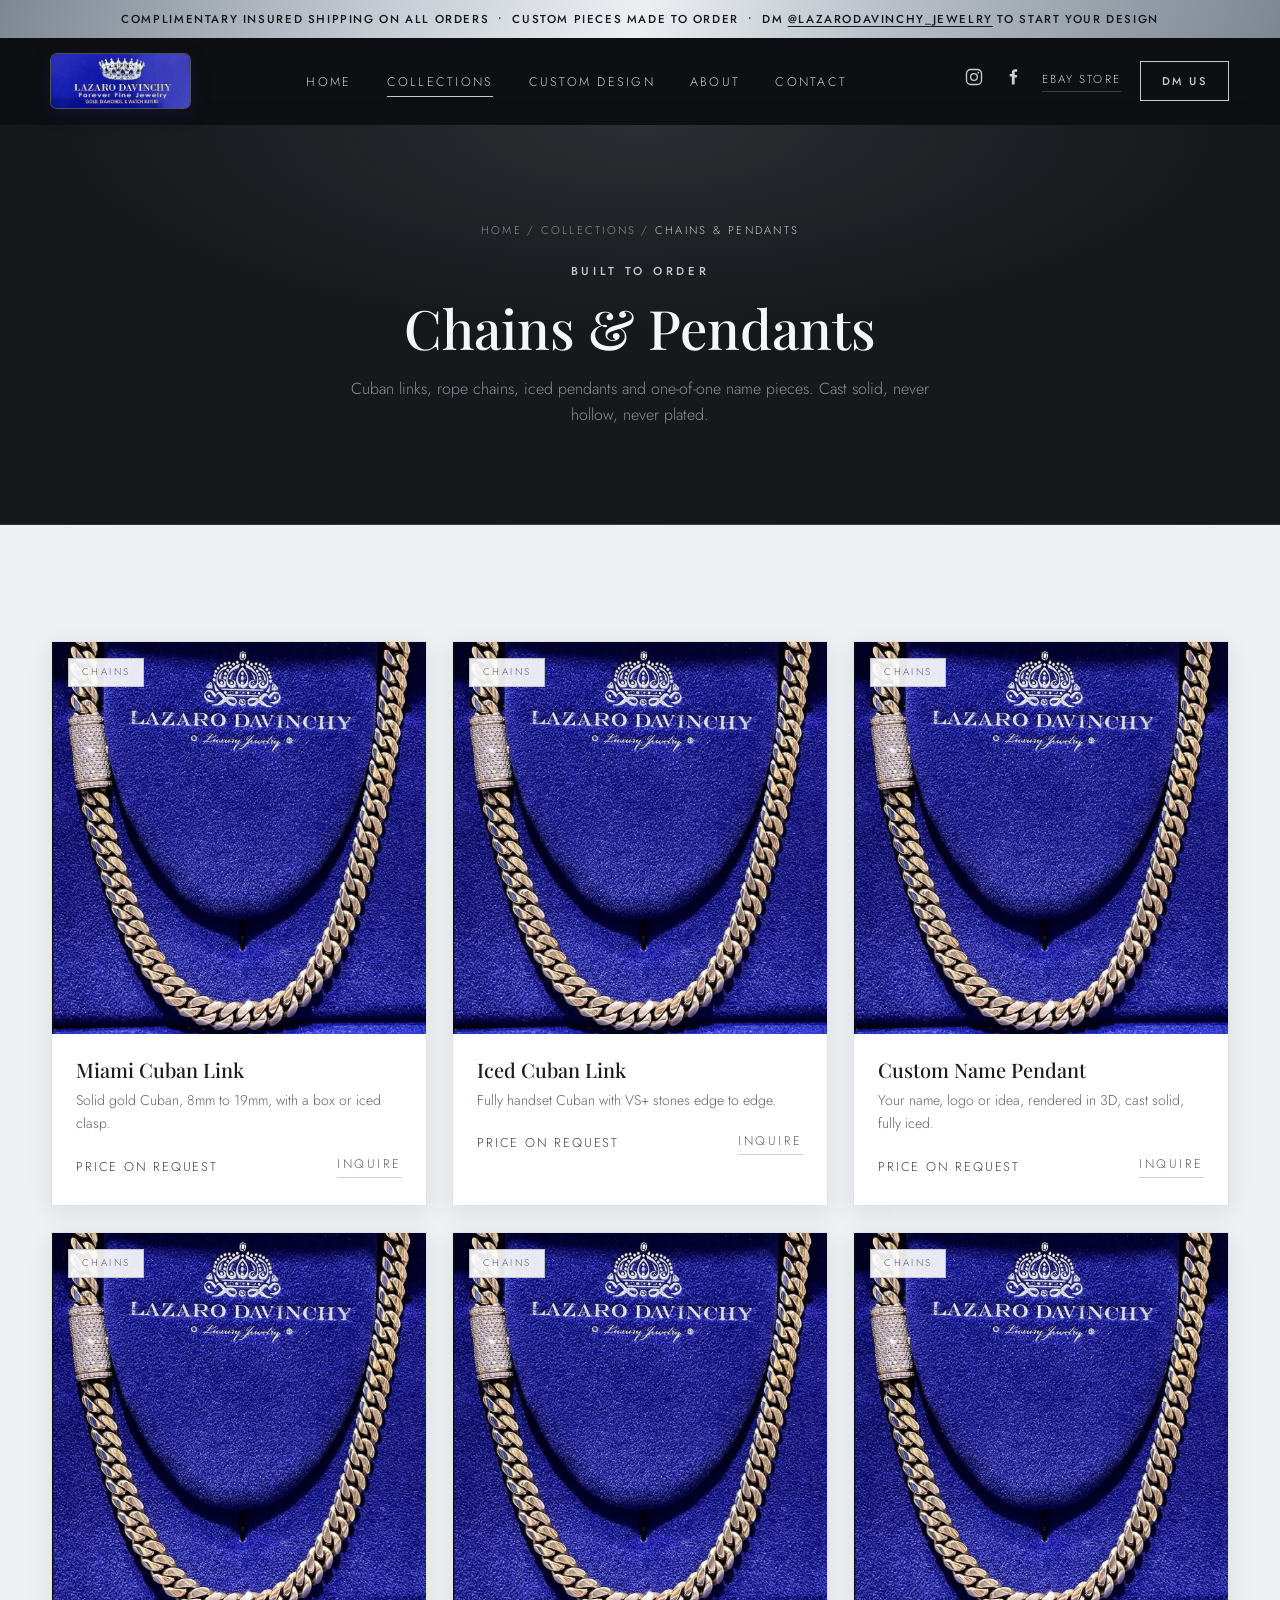
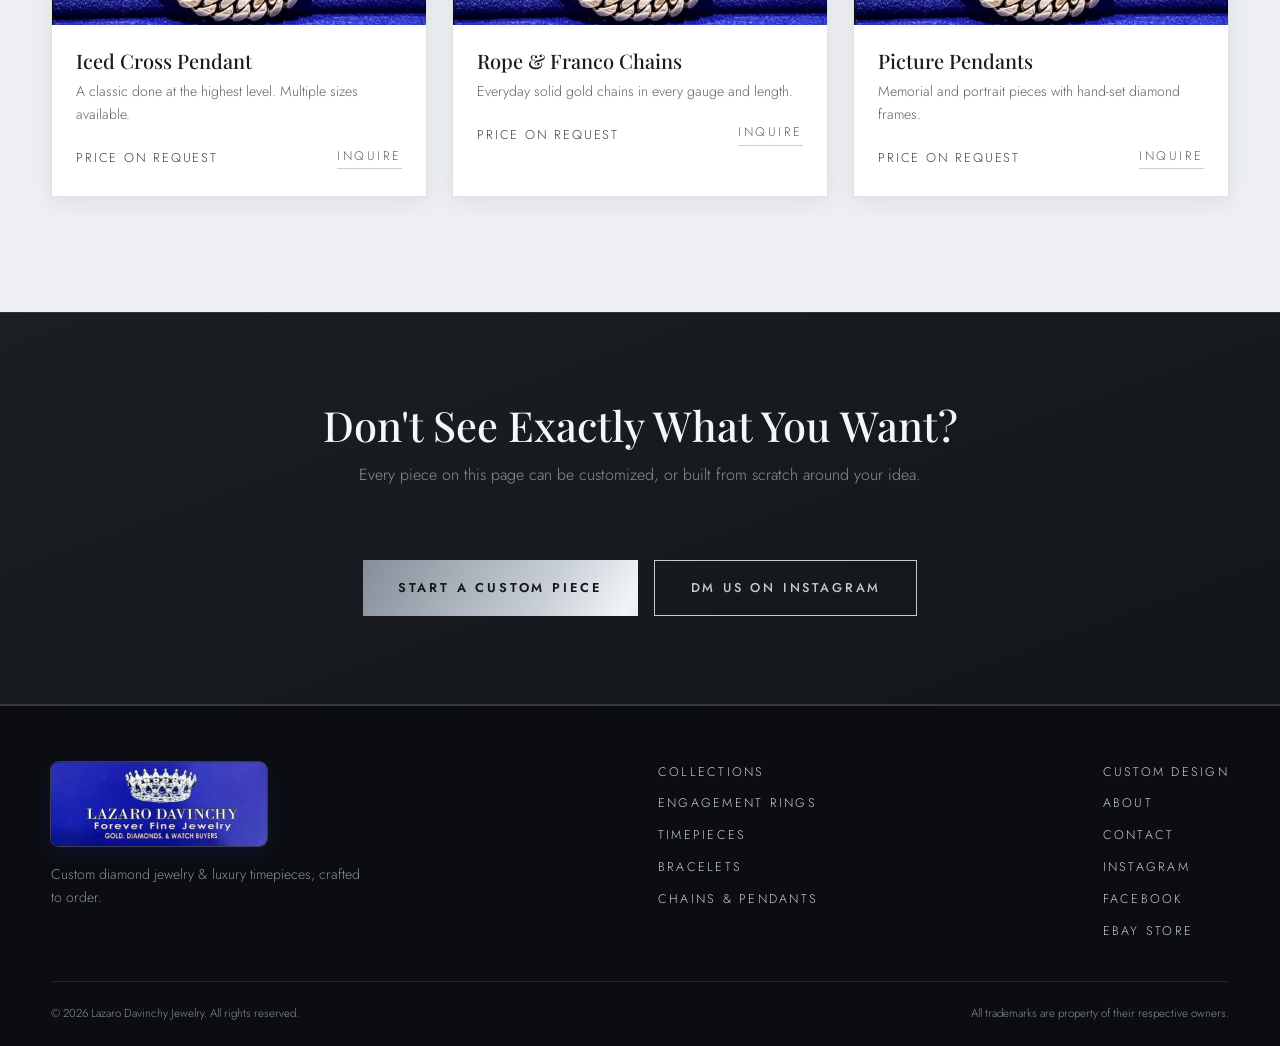
<file: chains.html>
<!DOCTYPE html>
<html lang="en">
<head>
  <meta charset="UTF-8" />
  <meta name="viewport" content="width=device-width, initial-scale=1.0" />
  <title>Chains &amp; Pendants | Lazaro Davinchy Jewelry</title>
  <meta name="description" content="Chains &amp; Pendants by Lazaro Davinchy Jewelry. Cuban links, rope chains, iced pendants and one-of-one name pieces. Cast solid, never hollow, never plated." />
  <link rel="preconnect" href="https://fonts.googleapis.com" />
  <link rel="preconnect" href="https://fonts.gstatic.com" crossorigin />
  <link href="https://fonts.googleapis.com/css2?family=Playfair+Display:ital,wght@0,400;0,500;0,600;0,700;1,400&family=Jost:wght@300;400;500;600&display=swap" rel="stylesheet" />
  <link rel="stylesheet" href="css/style.css" />
  <link rel="icon" href="data:image/svg+xml,%3Csvg xmlns='http://www.w3.org/2000/svg' viewBox='0 0 100 100'%3E%3Ctext y='.9em' font-size='90'%3E%F0%9F%92%8E%3C/text%3E%3C/svg%3E" />
</head>
<body>

  <div class="announce">
    <p>Complimentary insured shipping on all orders &nbsp;&bull;&nbsp; Custom pieces made to order &nbsp;&bull;&nbsp; DM <a href="https://www.instagram.com/lazarodavinchy_jewelry/" target="_blank" rel="noopener">@lazarodavinchy_jewelry</a> to start your design</p>
  </div>

  <header class="site-header" id="top">
    <div class="container header-inner">
      <button class="nav-toggle" aria-label="Open menu" aria-expanded="false">
        <span></span><span></span><span></span>
      </button>

      <a class="brand" href="index.html" aria-label="Lazaro Davinchy Fine Jewelry">
        <img src="images/logo.png" alt="Lazaro Davinchy Fine Jewelry" class="brand-logo" />
      </a>

      <nav class="site-nav" aria-label="Main navigation">
        <ul>
          <li><a href="index.html">Home</a></li>
          <li class="has-drop">
            <a href="collections.html" class="active">Collections</a>
            <ul class="drop">
              <li><a href="engagement-rings.html">Engagement Rings</a></li>
              <li><a href="timepieces.html">Luxury Timepieces</a></li>
              <li><a href="bracelets.html">Tennis Bracelets</a></li>
              <li><a href="chains.html">Chains &amp; Pendants</a></li>
            </ul>
          </li>
          <li><a href="custom.html">Custom Design</a></li>
          <li><a href="about.html">About</a></li>
          <li><a href="contact.html">Contact</a></li>
          <li class="nav-mobile-only"><a href="https://www.ebay.com/str/internationalantiquetrader" target="_blank" rel="noopener">eBay Store</a></li>
        </ul>
      </nav>

      <div class="header-actions">
        <a class="icon-link" href="https://www.instagram.com/lazarodavinchy_jewelry/" target="_blank" rel="noopener" aria-label="Instagram">
          <svg viewBox="0 0 24 24" fill="none" stroke="currentColor" stroke-width="1.6"><rect x="3" y="3" width="18" height="18" rx="5"/><circle cx="12" cy="12" r="4"/><circle cx="17.2" cy="6.8" r="1" fill="currentColor" stroke="none"/></svg>
        </a>
        <a class="icon-link" href="https://www.facebook.com/p/Lazaro-Davinchy-Jewelry-61568799492048/" target="_blank" rel="noopener" aria-label="Facebook">
          <svg viewBox="0 0 24 24" fill="currentColor"><path d="M14 8.5V6.8c0-.8.2-1.2 1.3-1.2H17V2.7c-.3 0-1.3-.1-2.4-.1-2.4 0-4 1.5-4 4.1v1.8H8v3h2.6V21H14v-8.5h2.6l.4-3H14z"/></svg>
        </a>
        <a class="ebay-link" href="https://www.ebay.com/str/internationalantiquetrader" target="_blank" rel="noopener">eBay&nbsp;Store</a>
        <a class="btn btn-outline btn-small" href="https://www.instagram.com/lazarodavinchy_jewelry/" target="_blank" rel="noopener">DM&nbsp;Us</a>
      </div>
    </div>
  </header>

  <section class="page-hero">
    <div class="container reveal">
      <p class="crumbs"><a href="index.html">Home</a> / <a href="collections.html">Collections</a> / <span>Chains & Pendants</span></p>
      <p class="eyebrow">Built To Order</p>
      <h1>Chains &amp; Pendants</h1>
      <p class="section-lede">Cuban links, rope chains, iced pendants and one-of-one name pieces. Cast solid, never hollow, never plated.</p>
    </div>
  </section>

  <section class="section listing section-light">
    <div class="container">
      <div class="product-grid">
        <article class="product-card reveal">
          <div class="product-media">
            <img src="images/necklace.png" alt="Solid gold Miami Cuban link chain" loading="lazy" />
            <span class="product-tag">Chains</span>
          </div>
          <div class="product-info">
            <h3>Miami Cuban Link</h3>
            <p>Solid gold Cuban, 8mm to 19mm, with a box or iced clasp.</p>
            <div class="product-foot">
              <span class="price">Price on request</span>
              <a class="text-link" href="contact.html">Inquire</a>
            </div>
          </div>
        </article>
        <article class="product-card reveal">
          <div class="product-media">
            <img src="images/necklace.png" alt="Iced out diamond Cuban link chain" loading="lazy" />
            <span class="product-tag">Chains</span>
          </div>
          <div class="product-info">
            <h3>Iced Cuban Link</h3>
            <p>Fully handset Cuban with VS+ stones edge to edge.</p>
            <div class="product-foot">
              <span class="price">Price on request</span>
              <a class="text-link" href="contact.html">Inquire</a>
            </div>
          </div>
        </article>
        <article class="product-card reveal">
          <div class="product-media">
            <img src="images/necklace.png" alt="Custom iced-out name pendant" loading="lazy" />
            <span class="product-tag">Chains</span>
          </div>
          <div class="product-info">
            <h3>Custom Name Pendant</h3>
            <p>Your name, logo or idea, rendered in 3D, cast solid, fully iced.</p>
            <div class="product-foot">
              <span class="price">Price on request</span>
              <a class="text-link" href="contact.html">Inquire</a>
            </div>
          </div>
        </article>
        <article class="product-card reveal">
          <div class="product-media">
            <img src="images/necklace.png" alt="Iced-out diamond cross pendant" loading="lazy" />
            <span class="product-tag">Chains</span>
          </div>
          <div class="product-info">
            <h3>Iced Cross Pendant</h3>
            <p>A classic done at the highest level. Multiple sizes available.</p>
            <div class="product-foot">
              <span class="price">Price on request</span>
              <a class="text-link" href="contact.html">Inquire</a>
            </div>
          </div>
        </article>
        <article class="product-card reveal">
          <div class="product-media">
            <img src="images/necklace.png" alt="Solid gold rope and Franco chains" loading="lazy" />
            <span class="product-tag">Chains</span>
          </div>
          <div class="product-info">
            <h3>Rope & Franco Chains</h3>
            <p>Everyday solid gold chains in every gauge and length.</p>
            <div class="product-foot">
              <span class="price">Price on request</span>
              <a class="text-link" href="contact.html">Inquire</a>
            </div>
          </div>
        </article>
        <article class="product-card reveal">
          <div class="product-media">
            <img src="images/necklace.png" alt="Custom diamond picture pendant" loading="lazy" />
            <span class="product-tag">Chains</span>
          </div>
          <div class="product-info">
            <h3>Picture Pendants</h3>
            <p>Memorial and portrait pieces with hand-set diamond frames.</p>
            <div class="product-foot">
              <span class="price">Price on request</span>
              <a class="text-link" href="contact.html">Inquire</a>
            </div>
          </div>
        </article>
      </div>
    </div>
  </section>

  <section class="cta-band">
    <div class="container center reveal">
      <h2>Don't See Exactly What You Want?</h2>
      <p class="section-lede">Every piece on this page can be customized, or built from scratch around your idea.</p>
      <div class="hero-cta">
        <a class="btn btn-gold" href="custom.html">Start a Custom Piece</a>
        <a class="btn btn-outline" href="https://www.instagram.com/lazarodavinchy_jewelry/" target="_blank" rel="noopener">DM Us on Instagram</a>
      </div>
    </div>
  </section>

  <footer class="site-footer">
    <div class="container footer-inner">
      <div class="footer-brand">
        <img src="images/logo.png" alt="Lazaro Davinchy Fine Jewelry" class="brand-logo-footer" />
        <p>Custom diamond jewelry &amp; luxury timepieces, crafted to order.</p>
      </div>
      <nav class="footer-nav" aria-label="Footer">
        <a href="collections.html">Collections</a>
        <a href="engagement-rings.html">Engagement Rings</a>
        <a href="timepieces.html">Timepieces</a>
        <a href="bracelets.html">Bracelets</a>
        <a href="chains.html">Chains &amp; Pendants</a>
      </nav>
      <nav class="footer-nav" aria-label="Company">
        <a href="custom.html">Custom Design</a>
        <a href="about.html">About</a>
        <a href="contact.html">Contact</a>
        <a href="https://www.instagram.com/lazarodavinchy_jewelry/" target="_blank" rel="noopener">Instagram</a>
        <a href="https://www.facebook.com/p/Lazaro-Davinchy-Jewelry-61568799492048/" target="_blank" rel="noopener">Facebook</a>
        <a href="https://www.ebay.com/str/internationalantiquetrader" target="_blank" rel="noopener">eBay Store</a>
      </nav>
    </div>
    <div class="container footer-legal">
      <p>&copy; <span id="year"></span> Lazaro Davinchy Jewelry. All rights reserved.</p>
      <p>All trademarks are property of their respective owners.</p>
    </div>
  </footer>

  <script src="js/main.js"></script>
</body>
</html>
</file>
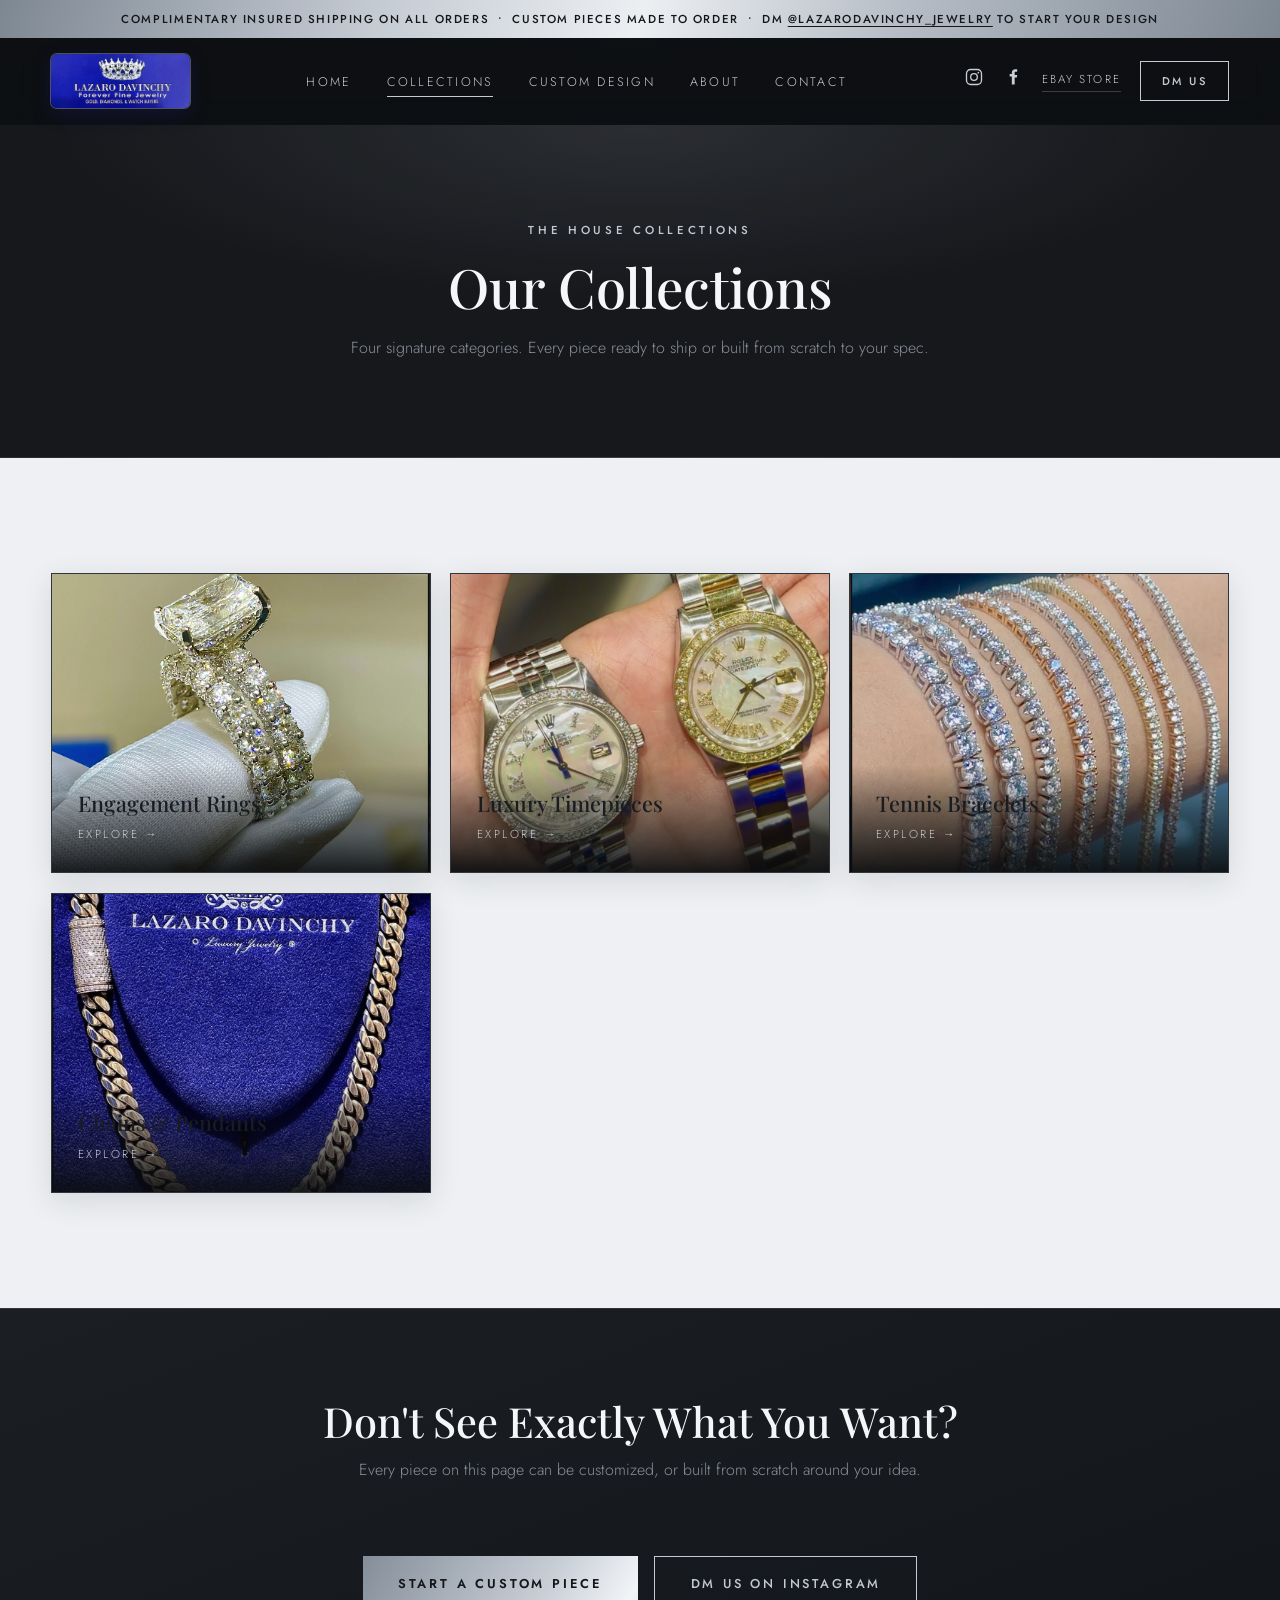
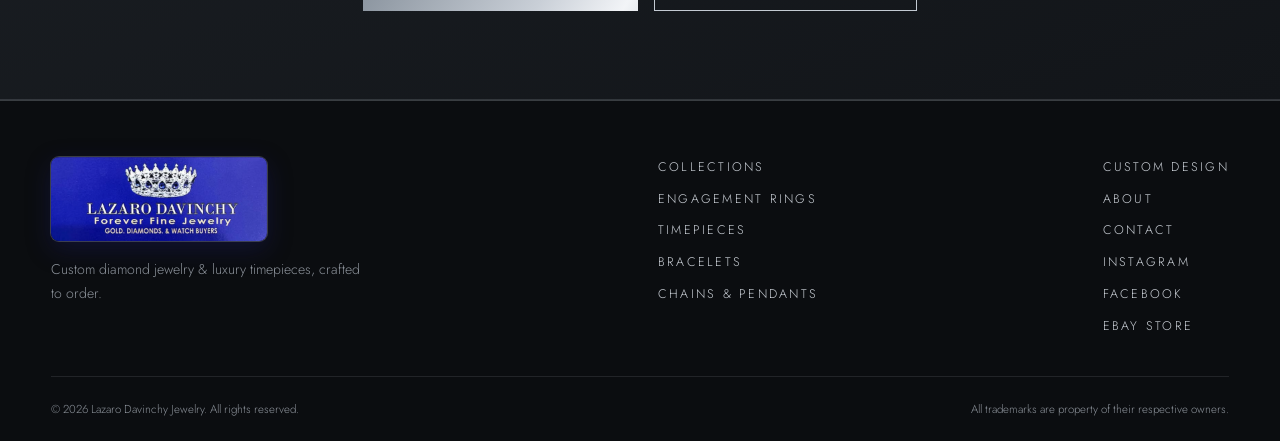
<file: collections.html>
<!DOCTYPE html>
<html lang="en">
<head>
  <meta charset="UTF-8" />
  <meta name="viewport" content="width=device-width, initial-scale=1.0" />
  <title>Collections | Lazaro Davinchy Jewelry</title>
  <meta name="description" content="Explore the Lazaro Davinchy collections: engagement rings, luxury timepieces, tennis bracelets, chains and pendants." />
  <link rel="preconnect" href="https://fonts.googleapis.com" />
  <link rel="preconnect" href="https://fonts.gstatic.com" crossorigin />
  <link href="https://fonts.googleapis.com/css2?family=Playfair+Display:ital,wght@0,400;0,500;0,600;0,700;1,400&family=Jost:wght@300;400;500;600&display=swap" rel="stylesheet" />
  <link rel="stylesheet" href="css/style.css" />
  <link rel="icon" href="data:image/svg+xml,%3Csvg xmlns='http://www.w3.org/2000/svg' viewBox='0 0 100 100'%3E%3Ctext y='.9em' font-size='90'%3E%F0%9F%92%8E%3C/text%3E%3C/svg%3E" />
</head>
<body>

  <div class="announce">
    <p>Complimentary insured shipping on all orders &nbsp;&bull;&nbsp; Custom pieces made to order &nbsp;&bull;&nbsp; DM <a href="https://www.instagram.com/lazarodavinchy_jewelry/" target="_blank" rel="noopener">@lazarodavinchy_jewelry</a> to start your design</p>
  </div>

  <header class="site-header" id="top">
    <div class="container header-inner">
      <button class="nav-toggle" aria-label="Open menu" aria-expanded="false">
        <span></span><span></span><span></span>
      </button>

      <a class="brand" href="index.html" aria-label="Lazaro Davinchy Fine Jewelry">
        <img src="images/logo.png" alt="Lazaro Davinchy Fine Jewelry" class="brand-logo" />
      </a>

      <nav class="site-nav" aria-label="Main navigation">
        <ul>
          <li><a href="index.html">Home</a></li>
          <li class="has-drop">
            <a href="collections.html" class="active">Collections</a>
            <ul class="drop">
              <li><a href="engagement-rings.html">Engagement Rings</a></li>
              <li><a href="timepieces.html">Luxury Timepieces</a></li>
              <li><a href="bracelets.html">Tennis Bracelets</a></li>
              <li><a href="chains.html">Chains &amp; Pendants</a></li>
            </ul>
          </li>
          <li><a href="custom.html">Custom Design</a></li>
          <li><a href="about.html">About</a></li>
          <li><a href="contact.html">Contact</a></li>
          <li class="nav-mobile-only"><a href="https://www.ebay.com/str/internationalantiquetrader" target="_blank" rel="noopener">eBay Store</a></li>
        </ul>
      </nav>

      <div class="header-actions">
        <a class="icon-link" href="https://www.instagram.com/lazarodavinchy_jewelry/" target="_blank" rel="noopener" aria-label="Instagram">
          <svg viewBox="0 0 24 24" fill="none" stroke="currentColor" stroke-width="1.6"><rect x="3" y="3" width="18" height="18" rx="5"/><circle cx="12" cy="12" r="4"/><circle cx="17.2" cy="6.8" r="1" fill="currentColor" stroke="none"/></svg>
        </a>
        <a class="icon-link" href="https://www.facebook.com/p/Lazaro-Davinchy-Jewelry-61568799492048/" target="_blank" rel="noopener" aria-label="Facebook">
          <svg viewBox="0 0 24 24" fill="currentColor"><path d="M14 8.5V6.8c0-.8.2-1.2 1.3-1.2H17V2.7c-.3 0-1.3-.1-2.4-.1-2.4 0-4 1.5-4 4.1v1.8H8v3h2.6V21H14v-8.5h2.6l.4-3H14z"/></svg>
        </a>
        <a class="ebay-link" href="https://www.ebay.com/str/internationalantiquetrader" target="_blank" rel="noopener">eBay&nbsp;Store</a>
        <a class="btn btn-outline btn-small" href="https://www.instagram.com/lazarodavinchy_jewelry/" target="_blank" rel="noopener">DM&nbsp;Us</a>
      </div>
    </div>
  </header>

  <section class="page-hero">
    <div class="container reveal">
      
      <p class="eyebrow">The House Collections</p>
      <h1>Our Collections</h1>
      <p class="section-lede">Four signature categories. Every piece ready to ship or built from scratch to your spec.</p>
    </div>
  </section>

  <section class="section listing section-light">
    <div class="container">
      <div class="collection-grid index-grid">
        <a class="collection-card reveal" href="engagement-rings.html">
          <img src="images/ring.png" alt="Radiant-cut diamond engagement ring with pav&eacute; band" loading="lazy" />
          <div class="card-overlay">
            <h3>Engagement Rings</h3>
            <span class="card-link">Explore <i>&rarr;</i></span>
          </div>
        </a>
        <a class="collection-card reveal" href="timepieces.html">
          <img src="images/rolex.png" alt="Luxury watches with diamond bezels and mother-of-pearl dials" loading="lazy" />
          <div class="card-overlay">
            <h3>Luxury Timepieces</h3>
            <span class="card-link">Explore <i>&rarr;</i></span>
          </div>
        </a>
        <a class="collection-card reveal" href="bracelets.html">
          <img src="images/bracelet.png" alt="Diamond tennis bracelets in white, yellow and rose gold" loading="lazy" />
          <div class="card-overlay">
            <h3>Tennis Bracelets</h3>
            <span class="card-link">Explore <i>&rarr;</i></span>
          </div>
        </a>
        <a class="collection-card reveal" href="chains.html">
          <img src="images/necklace.png" alt="Solid gold chains and custom iced pendants" loading="lazy" />
          <div class="card-overlay">
            <h3>Chains &amp; Pendants</h3>
            <span class="card-link">Explore <i>&rarr;</i></span>
          </div>
        </a>
      </div>
    </div>
  </section>

  <section class="cta-band">
    <div class="container center reveal">
      <h2>Don't See Exactly What You Want?</h2>
      <p class="section-lede">Every piece on this page can be customized, or built from scratch around your idea.</p>
      <div class="hero-cta">
        <a class="btn btn-gold" href="custom.html">Start a Custom Piece</a>
        <a class="btn btn-outline" href="https://www.instagram.com/lazarodavinchy_jewelry/" target="_blank" rel="noopener">DM Us on Instagram</a>
      </div>
    </div>
  </section>

  <footer class="site-footer">
    <div class="container footer-inner">
      <div class="footer-brand">
        <img src="images/logo.png" alt="Lazaro Davinchy Fine Jewelry" class="brand-logo-footer" />
        <p>Custom diamond jewelry &amp; luxury timepieces, crafted to order.</p>
      </div>
      <nav class="footer-nav" aria-label="Footer">
        <a href="collections.html">Collections</a>
        <a href="engagement-rings.html">Engagement Rings</a>
        <a href="timepieces.html">Timepieces</a>
        <a href="bracelets.html">Bracelets</a>
        <a href="chains.html">Chains &amp; Pendants</a>
      </nav>
      <nav class="footer-nav" aria-label="Company">
        <a href="custom.html">Custom Design</a>
        <a href="about.html">About</a>
        <a href="contact.html">Contact</a>
        <a href="https://www.instagram.com/lazarodavinchy_jewelry/" target="_blank" rel="noopener">Instagram</a>
        <a href="https://www.facebook.com/p/Lazaro-Davinchy-Jewelry-61568799492048/" target="_blank" rel="noopener">Facebook</a>
        <a href="https://www.ebay.com/str/internationalantiquetrader" target="_blank" rel="noopener">eBay Store</a>
      </nav>
    </div>
    <div class="container footer-legal">
      <p>&copy; <span id="year"></span> Lazaro Davinchy Jewelry. All rights reserved.</p>
      <p>All trademarks are property of their respective owners.</p>
    </div>
  </footer>

  <script src="js/main.js"></script>
</body>
</html>
</file>
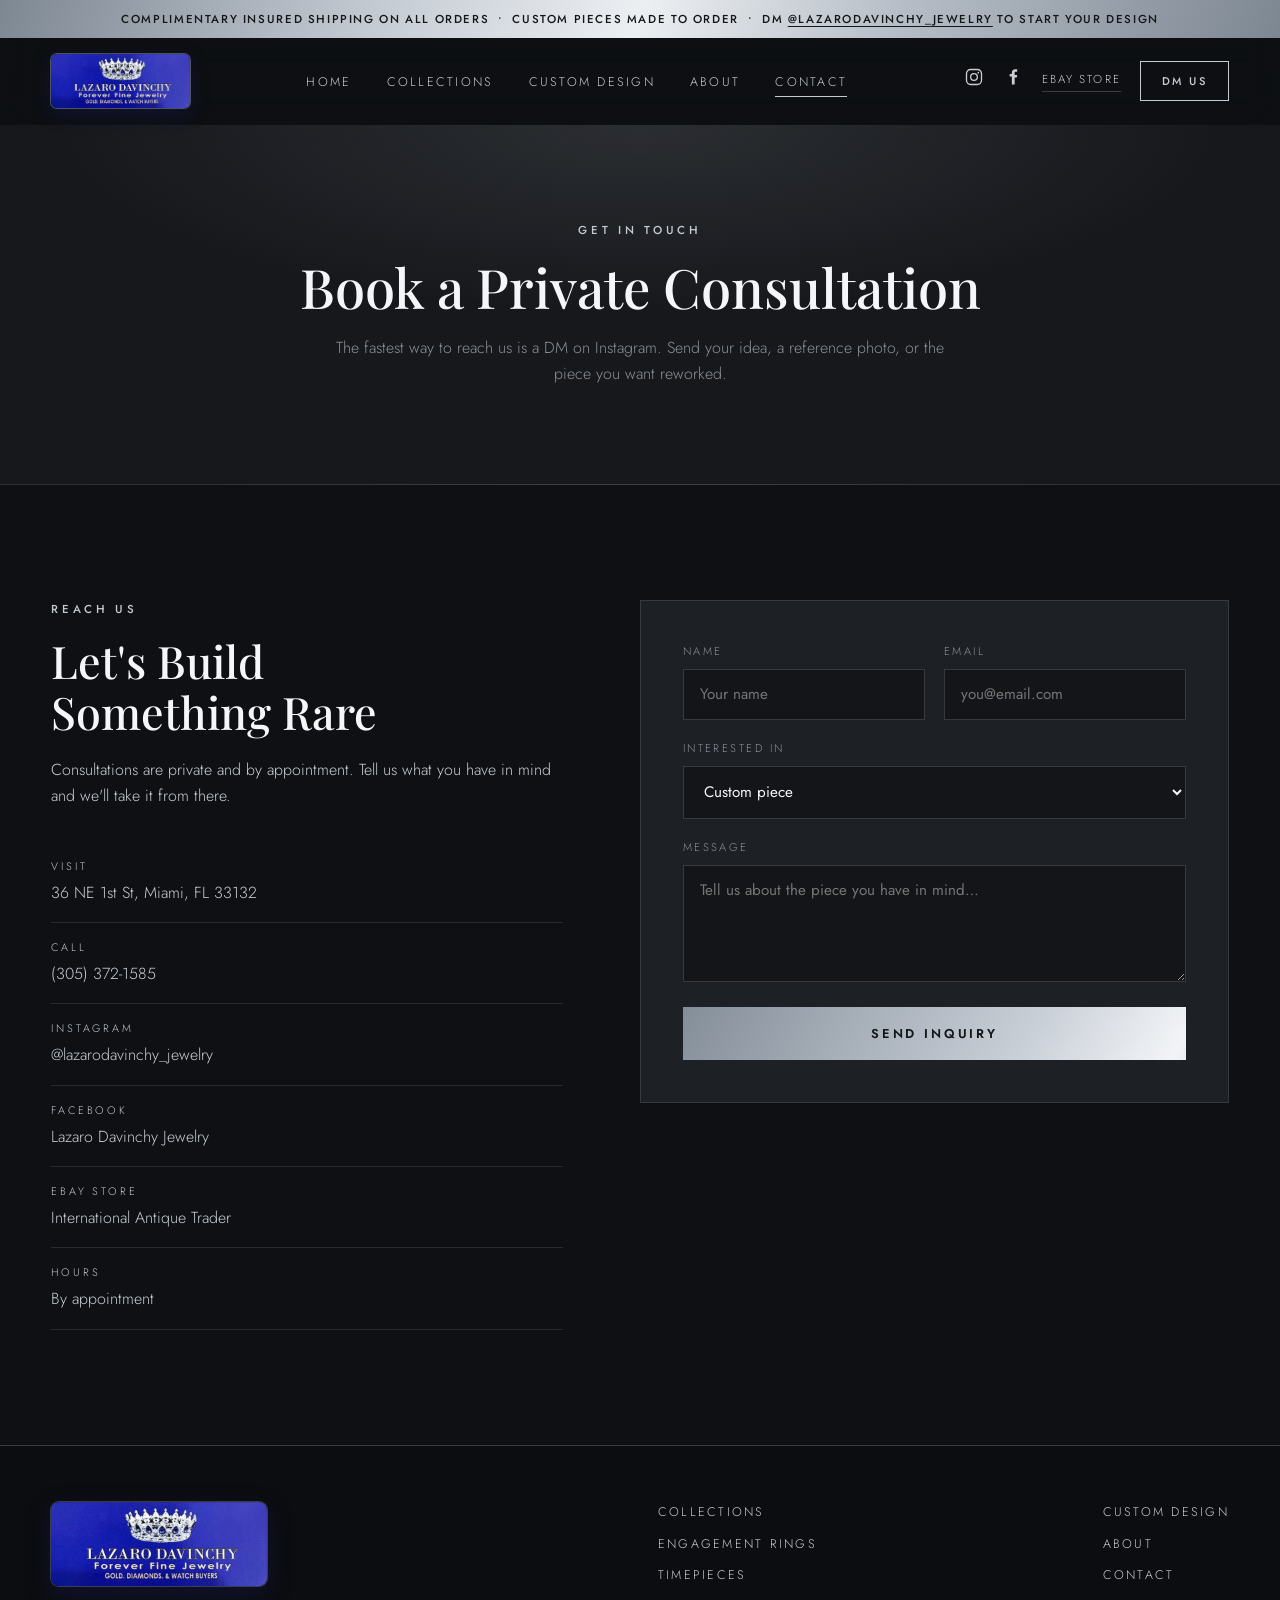
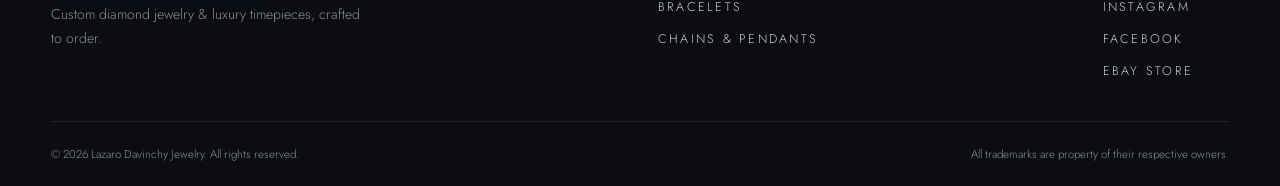
<file: contact.html>
<!DOCTYPE html>
<html lang="en">
<head>
  <meta charset="UTF-8" />
  <meta name="viewport" content="width=device-width, initial-scale=1.0" />
  <title>Contact | Lazaro Davinchy Jewelry</title>
  <meta name="description" content="Book a private consultation with Lazaro Davinchy Jewelry. DM @lazarodavinchy_jewelry on Instagram or send an inquiry." />
  <link rel="preconnect" href="https://fonts.googleapis.com" />
  <link rel="preconnect" href="https://fonts.gstatic.com" crossorigin />
  <link href="https://fonts.googleapis.com/css2?family=Playfair+Display:ital,wght@0,400;0,500;0,600;0,700;1,400&family=Jost:wght@300;400;500;600&display=swap" rel="stylesheet" />
  <link rel="stylesheet" href="css/style.css" />
  <link rel="icon" href="data:image/svg+xml,%3Csvg xmlns='http://www.w3.org/2000/svg' viewBox='0 0 100 100'%3E%3Ctext y='.9em' font-size='90'%3E%F0%9F%92%8E%3C/text%3E%3C/svg%3E" />
</head>
<body>

  <div class="announce">
    <p>Complimentary insured shipping on all orders &nbsp;&bull;&nbsp; Custom pieces made to order &nbsp;&bull;&nbsp; DM <a href="https://www.instagram.com/lazarodavinchy_jewelry/" target="_blank" rel="noopener">@lazarodavinchy_jewelry</a> to start your design</p>
  </div>

  <header class="site-header" id="top">
    <div class="container header-inner">
      <button class="nav-toggle" aria-label="Open menu" aria-expanded="false">
        <span></span><span></span><span></span>
      </button>

      <a class="brand" href="index.html" aria-label="Lazaro Davinchy Fine Jewelry">
        <img src="images/logo.png" alt="Lazaro Davinchy Fine Jewelry" class="brand-logo" />
      </a>

      <nav class="site-nav" aria-label="Main navigation">
        <ul>
          <li><a href="index.html">Home</a></li>
          <li class="has-drop">
            <a href="collections.html">Collections</a>
            <ul class="drop">
              <li><a href="engagement-rings.html">Engagement Rings</a></li>
              <li><a href="timepieces.html">Luxury Timepieces</a></li>
              <li><a href="bracelets.html">Tennis Bracelets</a></li>
              <li><a href="chains.html">Chains &amp; Pendants</a></li>
            </ul>
          </li>
          <li><a href="custom.html">Custom Design</a></li>
          <li><a href="about.html">About</a></li>
          <li><a href="contact.html" class="active">Contact</a></li>
          <li class="nav-mobile-only"><a href="https://www.ebay.com/str/internationalantiquetrader" target="_blank" rel="noopener">eBay Store</a></li>
        </ul>
      </nav>

      <div class="header-actions">
        <a class="icon-link" href="https://www.instagram.com/lazarodavinchy_jewelry/" target="_blank" rel="noopener" aria-label="Instagram">
          <svg viewBox="0 0 24 24" fill="none" stroke="currentColor" stroke-width="1.6"><rect x="3" y="3" width="18" height="18" rx="5"/><circle cx="12" cy="12" r="4"/><circle cx="17.2" cy="6.8" r="1" fill="currentColor" stroke="none"/></svg>
        </a>
        <a class="icon-link" href="https://www.facebook.com/p/Lazaro-Davinchy-Jewelry-61568799492048/" target="_blank" rel="noopener" aria-label="Facebook">
          <svg viewBox="0 0 24 24" fill="currentColor"><path d="M14 8.5V6.8c0-.8.2-1.2 1.3-1.2H17V2.7c-.3 0-1.3-.1-2.4-.1-2.4 0-4 1.5-4 4.1v1.8H8v3h2.6V21H14v-8.5h2.6l.4-3H14z"/></svg>
        </a>
        <a class="ebay-link" href="https://www.ebay.com/str/internationalantiquetrader" target="_blank" rel="noopener">eBay&nbsp;Store</a>
        <a class="btn btn-outline btn-small" href="https://www.instagram.com/lazarodavinchy_jewelry/" target="_blank" rel="noopener">DM&nbsp;Us</a>
      </div>
    </div>
  </header>

  <section class="page-hero">
    <div class="container reveal">
      
      <p class="eyebrow">Get In Touch</p>
      <h1>Book a Private Consultation</h1>
      <p class="section-lede">The fastest way to reach us is a DM on Instagram. Send your idea, a reference photo, or the piece you want reworked.</p>
    </div>
  </section>

  <section class="section">
    <div class="container contact-inner">
      <div class="contact-copy reveal">
        <p class="eyebrow">Reach Us</p>
        <h2>Let's Build<br />Something Rare</h2>
        <p>Consultations are private and by appointment. Tell us what you have in mind and we'll take it from there.</p>
        <ul class="contact-list">
          <li>
            <span class="contact-label">Visit</span>
            <a href="https://www.google.com/maps/search/?api=1&amp;query=Lazaro+Davinchy+Jewelry+36+NE+1st+St+Miami+FL+33132" target="_blank" rel="noopener">36 NE 1st St, Miami, FL 33132</a>
          </li>
          <li>
            <span class="contact-label">Call</span>
            <a href="tel:+13053721585">(305) 372-1585</a>
          </li>
          <li>
            <span class="contact-label">Instagram</span>
            <a href="https://www.instagram.com/lazarodavinchy_jewelry/" target="_blank" rel="noopener">@lazarodavinchy_jewelry</a>
          </li>
          <li>
            <span class="contact-label">Facebook</span>
            <a href="https://www.facebook.com/p/Lazaro-Davinchy-Jewelry-61568799492048/" target="_blank" rel="noopener">Lazaro Davinchy Jewelry</a>
          </li>
          <li>
            <span class="contact-label">eBay Store</span>
            <a href="https://www.ebay.com/str/internationalantiquetrader" target="_blank" rel="noopener">International Antique Trader</a>
          </li>
          <li>
            <span class="contact-label">Hours</span>
            <span>By appointment</span>
          </li>
        </ul>
      </div>

      <form class="contact-form reveal" name="inquiry" autocomplete="on">
        <div class="form-row">
          <label>Name<input type="text" name="name" placeholder="Your name" required /></label>
          <label>Email<input type="email" name="email" placeholder="you@email.com" required /></label>
        </div>
        <label>Interested in
          <select name="interest">
            <option>Custom piece</option>
            <option>Engagement ring</option>
            <option>Timepiece</option>
            <option>Tennis bracelet</option>
            <option>Chain / pendant</option>
            <option>Something else</option>
          </select>
        </label>
        <label>Message<textarea name="message" rows="4" placeholder="Tell us about the piece you have in mind&hellip;" required></textarea></label>
        <button class="btn btn-gold" type="submit">Send Inquiry</button>
        <p class="form-note" hidden>Thank you, your message is ready. We'll get back to you shortly.</p>
      </form>
    </div>
  </section>

  <footer class="site-footer">
    <div class="container footer-inner">
      <div class="footer-brand">
        <img src="images/logo.png" alt="Lazaro Davinchy Fine Jewelry" class="brand-logo-footer" />
        <p>Custom diamond jewelry &amp; luxury timepieces, crafted to order.</p>
      </div>
      <nav class="footer-nav" aria-label="Footer">
        <a href="collections.html">Collections</a>
        <a href="engagement-rings.html">Engagement Rings</a>
        <a href="timepieces.html">Timepieces</a>
        <a href="bracelets.html">Bracelets</a>
        <a href="chains.html">Chains &amp; Pendants</a>
      </nav>
      <nav class="footer-nav" aria-label="Company">
        <a href="custom.html">Custom Design</a>
        <a href="about.html">About</a>
        <a href="contact.html">Contact</a>
        <a href="https://www.instagram.com/lazarodavinchy_jewelry/" target="_blank" rel="noopener">Instagram</a>
        <a href="https://www.facebook.com/p/Lazaro-Davinchy-Jewelry-61568799492048/" target="_blank" rel="noopener">Facebook</a>
        <a href="https://www.ebay.com/str/internationalantiquetrader" target="_blank" rel="noopener">eBay Store</a>
      </nav>
    </div>
    <div class="container footer-legal">
      <p>&copy; <span id="year"></span> Lazaro Davinchy Jewelry. All rights reserved.</p>
      <p>All trademarks are property of their respective owners.</p>
    </div>
  </footer>

  <script src="js/main.js"></script>
</body>
</html>
</file>
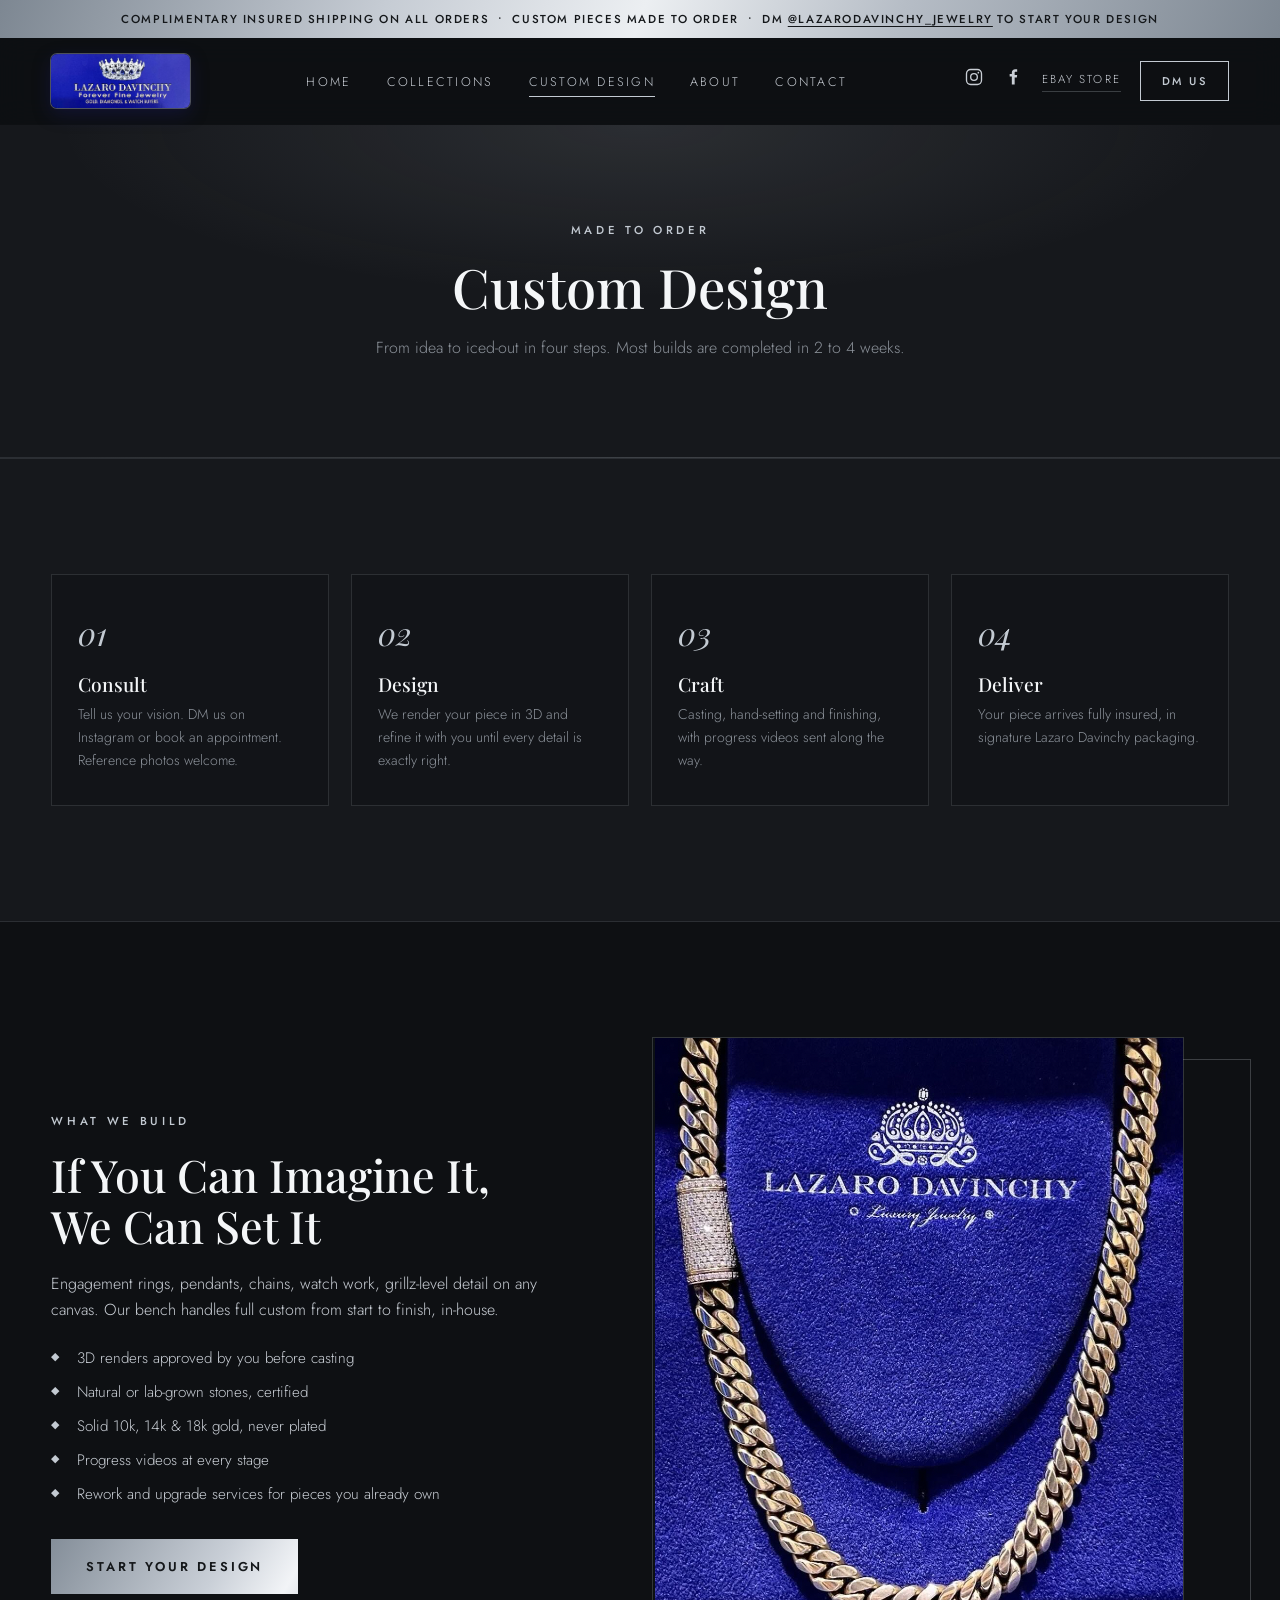
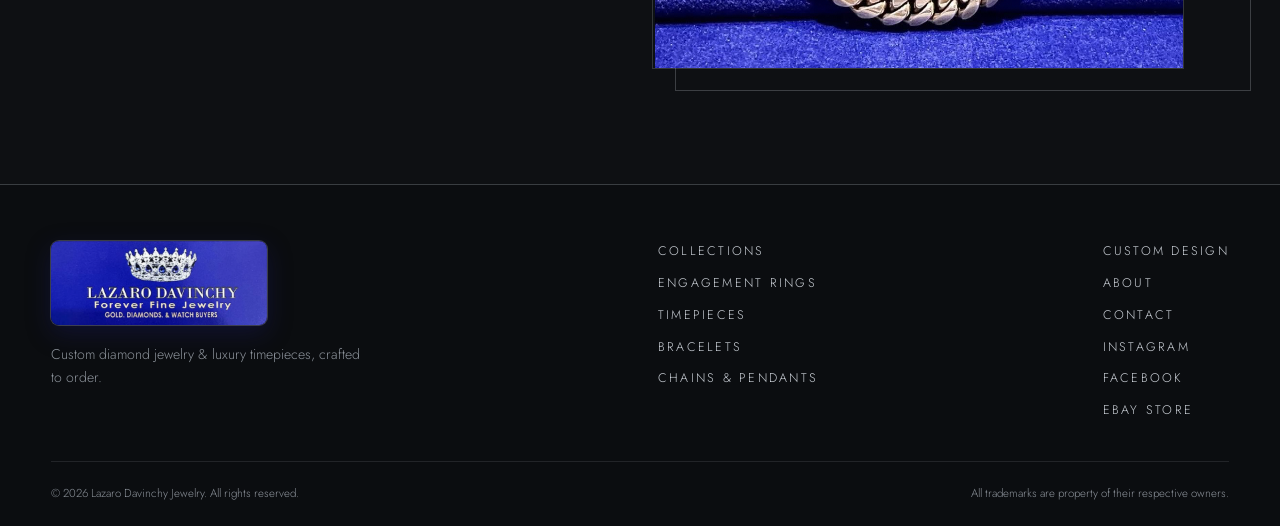
<file: custom.html>
<!DOCTYPE html>
<html lang="en">
<head>
  <meta charset="UTF-8" />
  <meta name="viewport" content="width=device-width, initial-scale=1.0" />
  <title>Custom Design | Lazaro Davinchy Jewelry</title>
  <meta name="description" content="The Lazaro Davinchy custom process: consult, design in 3D, hand-craft, deliver. Most builds completed in 2-4 weeks." />
  <link rel="preconnect" href="https://fonts.googleapis.com" />
  <link rel="preconnect" href="https://fonts.gstatic.com" crossorigin />
  <link href="https://fonts.googleapis.com/css2?family=Playfair+Display:ital,wght@0,400;0,500;0,600;0,700;1,400&family=Jost:wght@300;400;500;600&display=swap" rel="stylesheet" />
  <link rel="stylesheet" href="css/style.css" />
  <link rel="icon" href="data:image/svg+xml,%3Csvg xmlns='http://www.w3.org/2000/svg' viewBox='0 0 100 100'%3E%3Ctext y='.9em' font-size='90'%3E%F0%9F%92%8E%3C/text%3E%3C/svg%3E" />
</head>
<body>

  <div class="announce">
    <p>Complimentary insured shipping on all orders &nbsp;&bull;&nbsp; Custom pieces made to order &nbsp;&bull;&nbsp; DM <a href="https://www.instagram.com/lazarodavinchy_jewelry/" target="_blank" rel="noopener">@lazarodavinchy_jewelry</a> to start your design</p>
  </div>

  <header class="site-header" id="top">
    <div class="container header-inner">
      <button class="nav-toggle" aria-label="Open menu" aria-expanded="false">
        <span></span><span></span><span></span>
      </button>

      <a class="brand" href="index.html" aria-label="Lazaro Davinchy Fine Jewelry">
        <img src="images/logo.png" alt="Lazaro Davinchy Fine Jewelry" class="brand-logo" />
      </a>

      <nav class="site-nav" aria-label="Main navigation">
        <ul>
          <li><a href="index.html">Home</a></li>
          <li class="has-drop">
            <a href="collections.html">Collections</a>
            <ul class="drop">
              <li><a href="engagement-rings.html">Engagement Rings</a></li>
              <li><a href="timepieces.html">Luxury Timepieces</a></li>
              <li><a href="bracelets.html">Tennis Bracelets</a></li>
              <li><a href="chains.html">Chains &amp; Pendants</a></li>
            </ul>
          </li>
          <li><a href="custom.html" class="active">Custom Design</a></li>
          <li><a href="about.html">About</a></li>
          <li><a href="contact.html">Contact</a></li>
          <li class="nav-mobile-only"><a href="https://www.ebay.com/str/internationalantiquetrader" target="_blank" rel="noopener">eBay Store</a></li>
        </ul>
      </nav>

      <div class="header-actions">
        <a class="icon-link" href="https://www.instagram.com/lazarodavinchy_jewelry/" target="_blank" rel="noopener" aria-label="Instagram">
          <svg viewBox="0 0 24 24" fill="none" stroke="currentColor" stroke-width="1.6"><rect x="3" y="3" width="18" height="18" rx="5"/><circle cx="12" cy="12" r="4"/><circle cx="17.2" cy="6.8" r="1" fill="currentColor" stroke="none"/></svg>
        </a>
        <a class="icon-link" href="https://www.facebook.com/p/Lazaro-Davinchy-Jewelry-61568799492048/" target="_blank" rel="noopener" aria-label="Facebook">
          <svg viewBox="0 0 24 24" fill="currentColor"><path d="M14 8.5V6.8c0-.8.2-1.2 1.3-1.2H17V2.7c-.3 0-1.3-.1-2.4-.1-2.4 0-4 1.5-4 4.1v1.8H8v3h2.6V21H14v-8.5h2.6l.4-3H14z"/></svg>
        </a>
        <a class="ebay-link" href="https://www.ebay.com/str/internationalantiquetrader" target="_blank" rel="noopener">eBay&nbsp;Store</a>
        <a class="btn btn-outline btn-small" href="https://www.instagram.com/lazarodavinchy_jewelry/" target="_blank" rel="noopener">DM&nbsp;Us</a>
      </div>
    </div>
  </header>

  <section class="page-hero">
    <div class="container reveal">
      
      <p class="eyebrow">Made To Order</p>
      <h1>Custom Design</h1>
      <p class="section-lede">From idea to iced-out in four steps. Most builds are completed in 2 to 4 weeks.</p>
    </div>
  </section>

  <section class="section section-dark">
    <div class="container">
      <div class="steps">
        <div class="step reveal">
          <span class="step-num">01</span>
          <h3>Consult</h3>
          <p>Tell us your vision. DM us on Instagram or book an appointment. Reference photos welcome.</p>
        </div>
        <div class="step reveal">
          <span class="step-num">02</span>
          <h3>Design</h3>
          <p>We render your piece in 3D and refine it with you until every detail is exactly right.</p>
        </div>
        <div class="step reveal">
          <span class="step-num">03</span>
          <h3>Craft</h3>
          <p>Casting, hand-setting and finishing, with progress videos sent along the way.</p>
        </div>
        <div class="step reveal">
          <span class="step-num">04</span>
          <h3>Deliver</h3>
          <p>Your piece arrives fully insured, in signature Lazaro Davinchy packaging.</p>
        </div>
      </div>
    </div>
  </section>

  <section class="section">
    <div class="container about-inner">
      <div class="about-copy reveal">
        <p class="eyebrow">What We Build</p>
        <h2>If You Can Imagine It,<br />We Can Set It</h2>
        <p>Engagement rings, pendants, chains, watch work, grillz-level detail on any canvas. Our bench handles full custom from start to finish, in-house.</p>
        <ul class="about-list">
          <li>3D renders approved by you before casting</li>
          <li>Natural or lab-grown stones, certified</li>
          <li>Solid 10k, 14k &amp; 18k gold, never plated</li>
          <li>Progress videos at every stage</li>
          <li>Rework and upgrade services for pieces you already own</li>
        </ul>
        <a class="btn btn-gold" href="contact.html">Start Your Design</a>
      </div>
      <div class="about-media reveal">
        <img src="images/necklace.png" alt="Custom pendant design in progress" loading="lazy" />
        <div class="about-media-accent" aria-hidden="true"></div>
      </div>
    </div>
  </section>

  <footer class="site-footer">
    <div class="container footer-inner">
      <div class="footer-brand">
        <img src="images/logo.png" alt="Lazaro Davinchy Fine Jewelry" class="brand-logo-footer" />
        <p>Custom diamond jewelry &amp; luxury timepieces, crafted to order.</p>
      </div>
      <nav class="footer-nav" aria-label="Footer">
        <a href="collections.html">Collections</a>
        <a href="engagement-rings.html">Engagement Rings</a>
        <a href="timepieces.html">Timepieces</a>
        <a href="bracelets.html">Bracelets</a>
        <a href="chains.html">Chains &amp; Pendants</a>
      </nav>
      <nav class="footer-nav" aria-label="Company">
        <a href="custom.html">Custom Design</a>
        <a href="about.html">About</a>
        <a href="contact.html">Contact</a>
        <a href="https://www.instagram.com/lazarodavinchy_jewelry/" target="_blank" rel="noopener">Instagram</a>
        <a href="https://www.facebook.com/p/Lazaro-Davinchy-Jewelry-61568799492048/" target="_blank" rel="noopener">Facebook</a>
        <a href="https://www.ebay.com/str/internationalantiquetrader" target="_blank" rel="noopener">eBay Store</a>
      </nav>
    </div>
    <div class="container footer-legal">
      <p>&copy; <span id="year"></span> Lazaro Davinchy Jewelry. All rights reserved.</p>
      <p>All trademarks are property of their respective owners.</p>
    </div>
  </footer>

  <script src="js/main.js"></script>
</body>
</html>
</file>
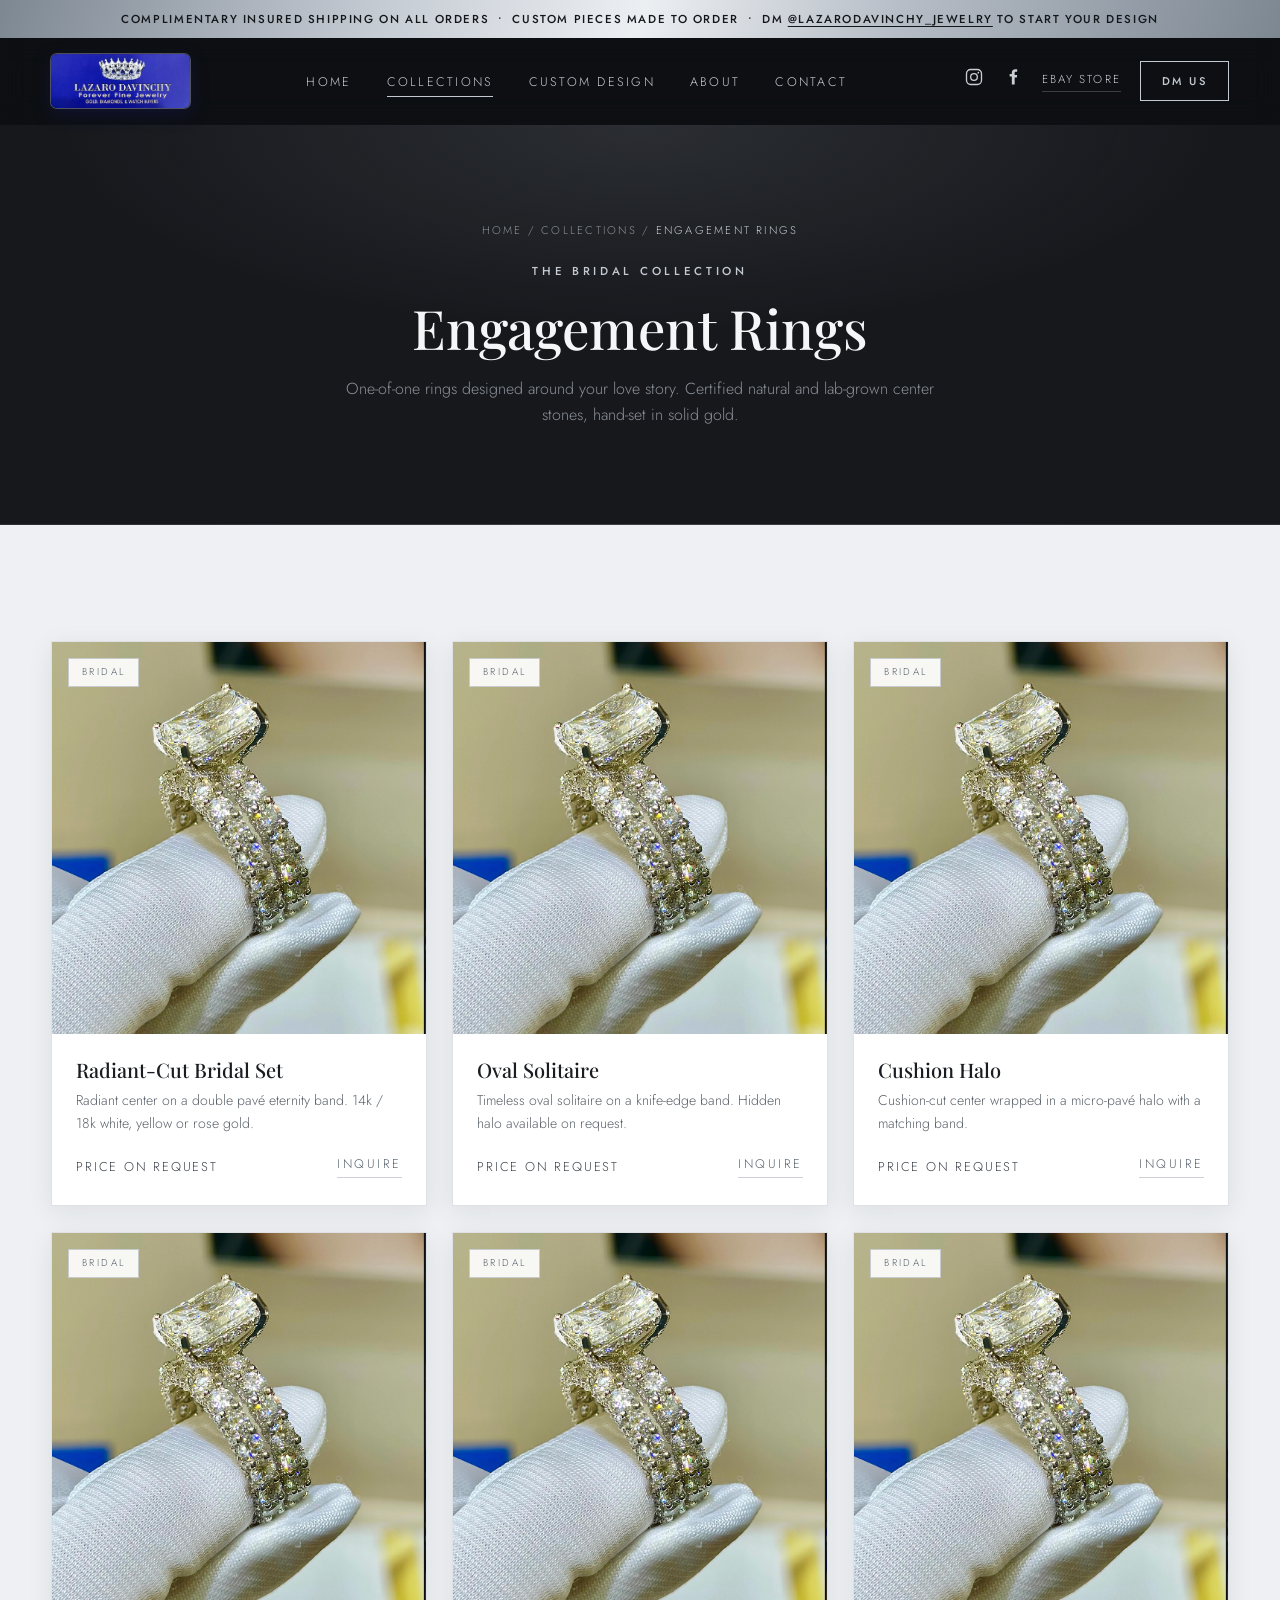
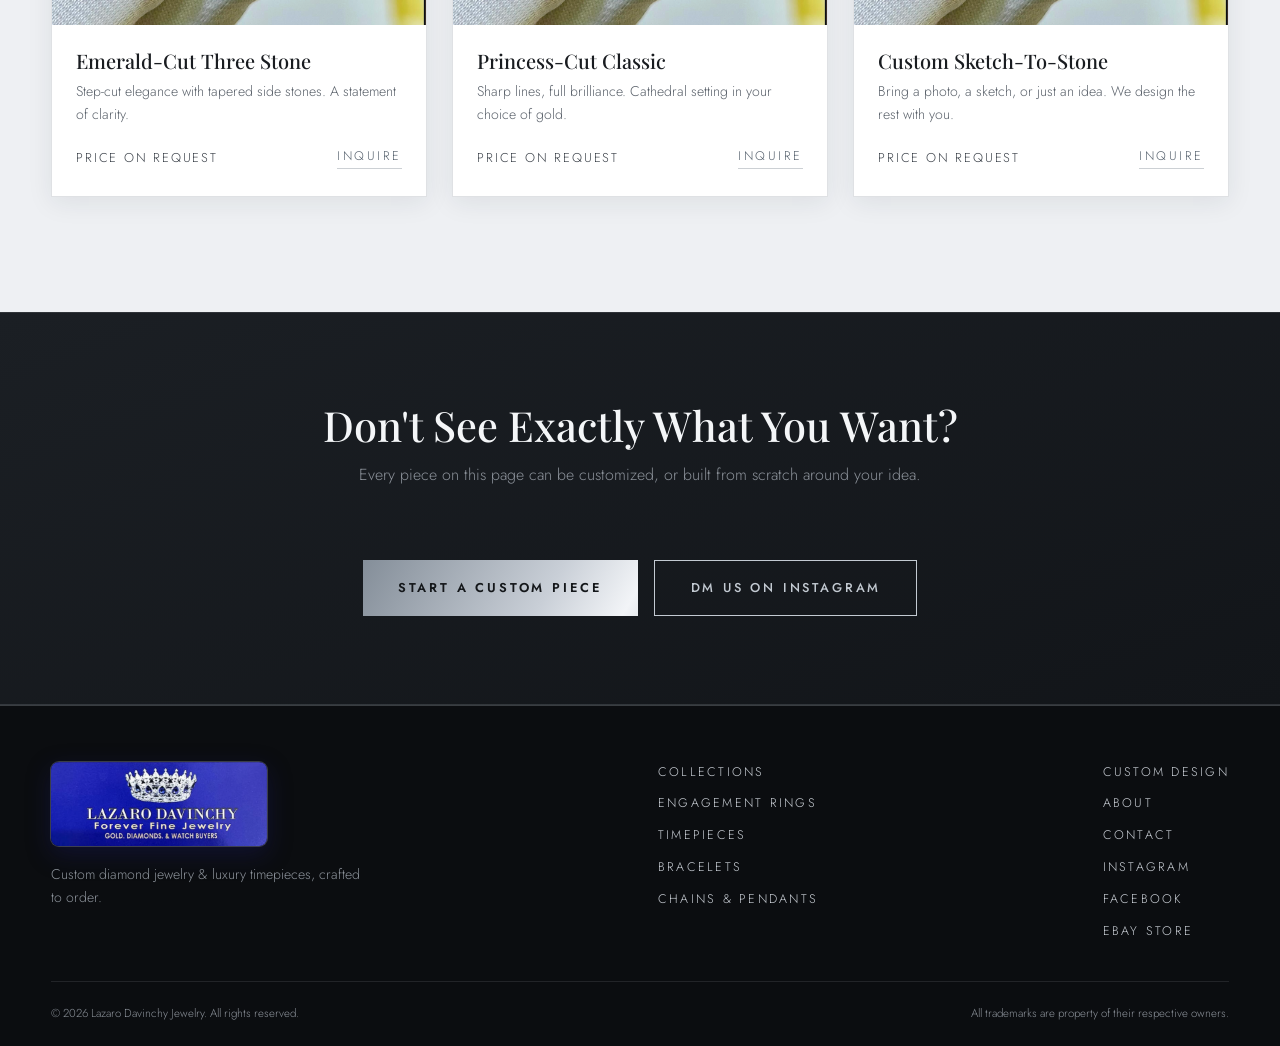
<file: engagement-rings.html>
<!DOCTYPE html>
<html lang="en">
<head>
  <meta charset="UTF-8" />
  <meta name="viewport" content="width=device-width, initial-scale=1.0" />
  <title>Engagement Rings | Lazaro Davinchy Jewelry</title>
  <meta name="description" content="Engagement Rings by Lazaro Davinchy Jewelry. One-of-one rings designed around your love story. Certified natural and lab-grown center stones, hand-set in solid gold." />
  <link rel="preconnect" href="https://fonts.googleapis.com" />
  <link rel="preconnect" href="https://fonts.gstatic.com" crossorigin />
  <link href="https://fonts.googleapis.com/css2?family=Playfair+Display:ital,wght@0,400;0,500;0,600;0,700;1,400&family=Jost:wght@300;400;500;600&display=swap" rel="stylesheet" />
  <link rel="stylesheet" href="css/style.css" />
  <link rel="icon" href="data:image/svg+xml,%3Csvg xmlns='http://www.w3.org/2000/svg' viewBox='0 0 100 100'%3E%3Ctext y='.9em' font-size='90'%3E%F0%9F%92%8E%3C/text%3E%3C/svg%3E" />
</head>
<body>

  <div class="announce">
    <p>Complimentary insured shipping on all orders &nbsp;&bull;&nbsp; Custom pieces made to order &nbsp;&bull;&nbsp; DM <a href="https://www.instagram.com/lazarodavinchy_jewelry/" target="_blank" rel="noopener">@lazarodavinchy_jewelry</a> to start your design</p>
  </div>

  <header class="site-header" id="top">
    <div class="container header-inner">
      <button class="nav-toggle" aria-label="Open menu" aria-expanded="false">
        <span></span><span></span><span></span>
      </button>

      <a class="brand" href="index.html" aria-label="Lazaro Davinchy Fine Jewelry">
        <img src="images/logo.png" alt="Lazaro Davinchy Fine Jewelry" class="brand-logo" />
      </a>

      <nav class="site-nav" aria-label="Main navigation">
        <ul>
          <li><a href="index.html">Home</a></li>
          <li class="has-drop">
            <a href="collections.html" class="active">Collections</a>
            <ul class="drop">
              <li><a href="engagement-rings.html">Engagement Rings</a></li>
              <li><a href="timepieces.html">Luxury Timepieces</a></li>
              <li><a href="bracelets.html">Tennis Bracelets</a></li>
              <li><a href="chains.html">Chains &amp; Pendants</a></li>
            </ul>
          </li>
          <li><a href="custom.html">Custom Design</a></li>
          <li><a href="about.html">About</a></li>
          <li><a href="contact.html">Contact</a></li>
          <li class="nav-mobile-only"><a href="https://www.ebay.com/str/internationalantiquetrader" target="_blank" rel="noopener">eBay Store</a></li>
        </ul>
      </nav>

      <div class="header-actions">
        <a class="icon-link" href="https://www.instagram.com/lazarodavinchy_jewelry/" target="_blank" rel="noopener" aria-label="Instagram">
          <svg viewBox="0 0 24 24" fill="none" stroke="currentColor" stroke-width="1.6"><rect x="3" y="3" width="18" height="18" rx="5"/><circle cx="12" cy="12" r="4"/><circle cx="17.2" cy="6.8" r="1" fill="currentColor" stroke="none"/></svg>
        </a>
        <a class="icon-link" href="https://www.facebook.com/p/Lazaro-Davinchy-Jewelry-61568799492048/" target="_blank" rel="noopener" aria-label="Facebook">
          <svg viewBox="0 0 24 24" fill="currentColor"><path d="M14 8.5V6.8c0-.8.2-1.2 1.3-1.2H17V2.7c-.3 0-1.3-.1-2.4-.1-2.4 0-4 1.5-4 4.1v1.8H8v3h2.6V21H14v-8.5h2.6l.4-3H14z"/></svg>
        </a>
        <a class="ebay-link" href="https://www.ebay.com/str/internationalantiquetrader" target="_blank" rel="noopener">eBay&nbsp;Store</a>
        <a class="btn btn-outline btn-small" href="https://www.instagram.com/lazarodavinchy_jewelry/" target="_blank" rel="noopener">DM&nbsp;Us</a>
      </div>
    </div>
  </header>

  <section class="page-hero">
    <div class="container reveal">
      <p class="crumbs"><a href="index.html">Home</a> / <a href="collections.html">Collections</a> / <span>Engagement Rings</span></p>
      <p class="eyebrow">The Bridal Collection</p>
      <h1>Engagement Rings</h1>
      <p class="section-lede">One-of-one rings designed around your love story. Certified natural and lab-grown center stones, hand-set in solid gold.</p>
    </div>
  </section>

  <section class="section listing section-light">
    <div class="container">
      <div class="product-grid">
        <article class="product-card reveal">
          <div class="product-media">
            <img src="images/ring.png" alt="Radiant-cut diamond bridal set with double pav&eacute; band" loading="lazy" />
            <span class="product-tag">Bridal</span>
          </div>
          <div class="product-info">
            <h3>Radiant-Cut Bridal Set</h3>
            <p>Radiant center on a double pav&eacute; eternity band. 14k / 18k white, yellow or rose gold.</p>
            <div class="product-foot">
              <span class="price">Price on request</span>
              <a class="text-link" href="contact.html">Inquire</a>
            </div>
          </div>
        </article>
        <article class="product-card reveal">
          <div class="product-media">
            <img src="images/ring.png" alt="Oval solitaire engagement ring" loading="lazy" />
            <span class="product-tag">Bridal</span>
          </div>
          <div class="product-info">
            <h3>Oval Solitaire</h3>
            <p>Timeless oval solitaire on a knife-edge band. Hidden halo available on request.</p>
            <div class="product-foot">
              <span class="price">Price on request</span>
              <a class="text-link" href="contact.html">Inquire</a>
            </div>
          </div>
        </article>
        <article class="product-card reveal">
          <div class="product-media">
            <img src="images/ring.png" alt="Cushion-cut halo engagement ring" loading="lazy" />
            <span class="product-tag">Bridal</span>
          </div>
          <div class="product-info">
            <h3>Cushion Halo</h3>
            <p>Cushion-cut center wrapped in a micro-pav&eacute; halo with a matching band.</p>
            <div class="product-foot">
              <span class="price">Price on request</span>
              <a class="text-link" href="contact.html">Inquire</a>
            </div>
          </div>
        </article>
        <article class="product-card reveal">
          <div class="product-media">
            <img src="images/ring.png" alt="Emerald-cut three stone engagement ring" loading="lazy" />
            <span class="product-tag">Bridal</span>
          </div>
          <div class="product-info">
            <h3>Emerald-Cut Three Stone</h3>
            <p>Step-cut elegance with tapered side stones. A statement of clarity.</p>
            <div class="product-foot">
              <span class="price">Price on request</span>
              <a class="text-link" href="contact.html">Inquire</a>
            </div>
          </div>
        </article>
        <article class="product-card reveal">
          <div class="product-media">
            <img src="images/ring.png" alt="Princess-cut engagement ring" loading="lazy" />
            <span class="product-tag">Bridal</span>
          </div>
          <div class="product-info">
            <h3>Princess-Cut Classic</h3>
            <p>Sharp lines, full brilliance. Cathedral setting in your choice of gold.</p>
            <div class="product-foot">
              <span class="price">Price on request</span>
              <a class="text-link" href="contact.html">Inquire</a>
            </div>
          </div>
        </article>
        <article class="product-card reveal">
          <div class="product-media">
            <img src="images/ring.png" alt="Custom designed engagement ring" loading="lazy" />
            <span class="product-tag">Bridal</span>
          </div>
          <div class="product-info">
            <h3>Custom Sketch-To-Stone</h3>
            <p>Bring a photo, a sketch, or just an idea. We design the rest with you.</p>
            <div class="product-foot">
              <span class="price">Price on request</span>
              <a class="text-link" href="contact.html">Inquire</a>
            </div>
          </div>
        </article>
      </div>
    </div>
  </section>

  <section class="cta-band">
    <div class="container center reveal">
      <h2>Don't See Exactly What You Want?</h2>
      <p class="section-lede">Every piece on this page can be customized, or built from scratch around your idea.</p>
      <div class="hero-cta">
        <a class="btn btn-gold" href="custom.html">Start a Custom Piece</a>
        <a class="btn btn-outline" href="https://www.instagram.com/lazarodavinchy_jewelry/" target="_blank" rel="noopener">DM Us on Instagram</a>
      </div>
    </div>
  </section>

  <footer class="site-footer">
    <div class="container footer-inner">
      <div class="footer-brand">
        <img src="images/logo.png" alt="Lazaro Davinchy Fine Jewelry" class="brand-logo-footer" />
        <p>Custom diamond jewelry &amp; luxury timepieces, crafted to order.</p>
      </div>
      <nav class="footer-nav" aria-label="Footer">
        <a href="collections.html">Collections</a>
        <a href="engagement-rings.html">Engagement Rings</a>
        <a href="timepieces.html">Timepieces</a>
        <a href="bracelets.html">Bracelets</a>
        <a href="chains.html">Chains &amp; Pendants</a>
      </nav>
      <nav class="footer-nav" aria-label="Company">
        <a href="custom.html">Custom Design</a>
        <a href="about.html">About</a>
        <a href="contact.html">Contact</a>
        <a href="https://www.instagram.com/lazarodavinchy_jewelry/" target="_blank" rel="noopener">Instagram</a>
        <a href="https://www.facebook.com/p/Lazaro-Davinchy-Jewelry-61568799492048/" target="_blank" rel="noopener">Facebook</a>
        <a href="https://www.ebay.com/str/internationalantiquetrader" target="_blank" rel="noopener">eBay Store</a>
      </nav>
    </div>
    <div class="container footer-legal">
      <p>&copy; <span id="year"></span> Lazaro Davinchy Jewelry. All rights reserved.</p>
      <p>All trademarks are property of their respective owners.</p>
    </div>
  </footer>

  <script src="js/main.js"></script>
</body>
</html>
</file>
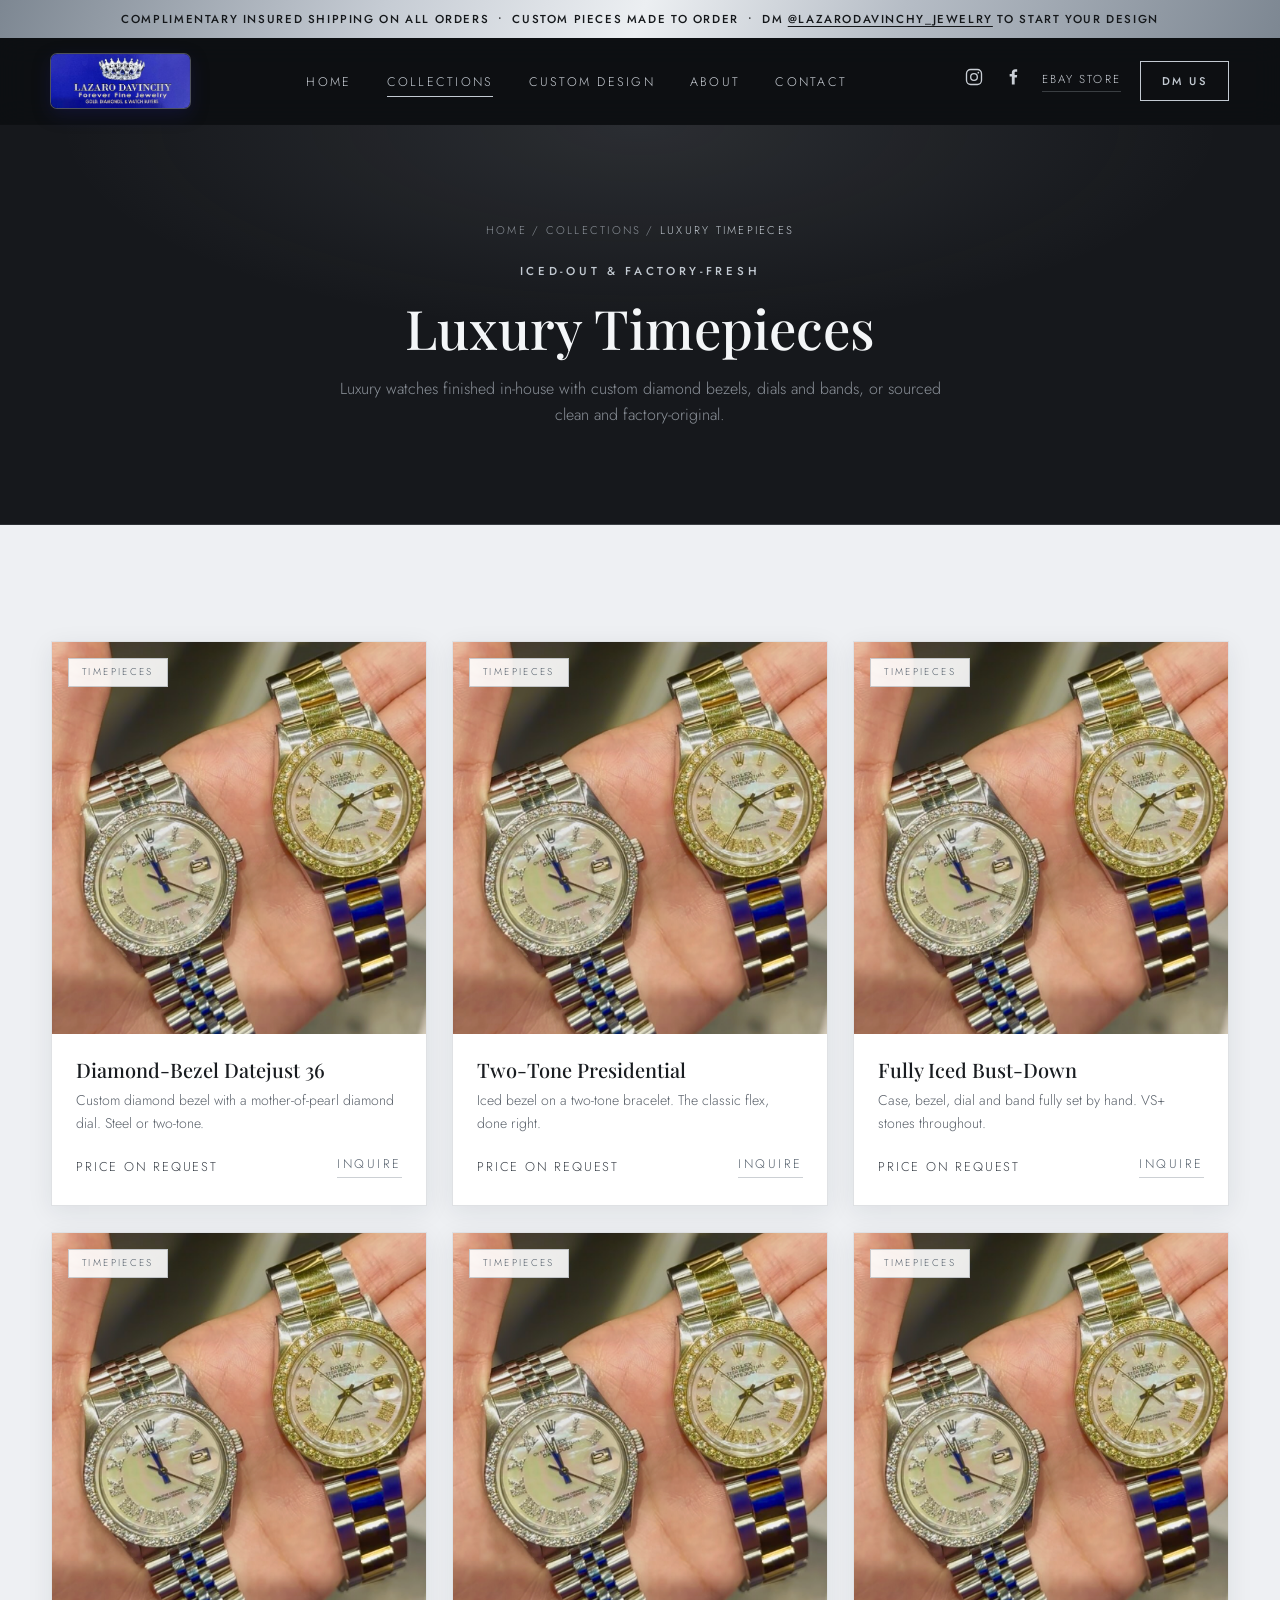
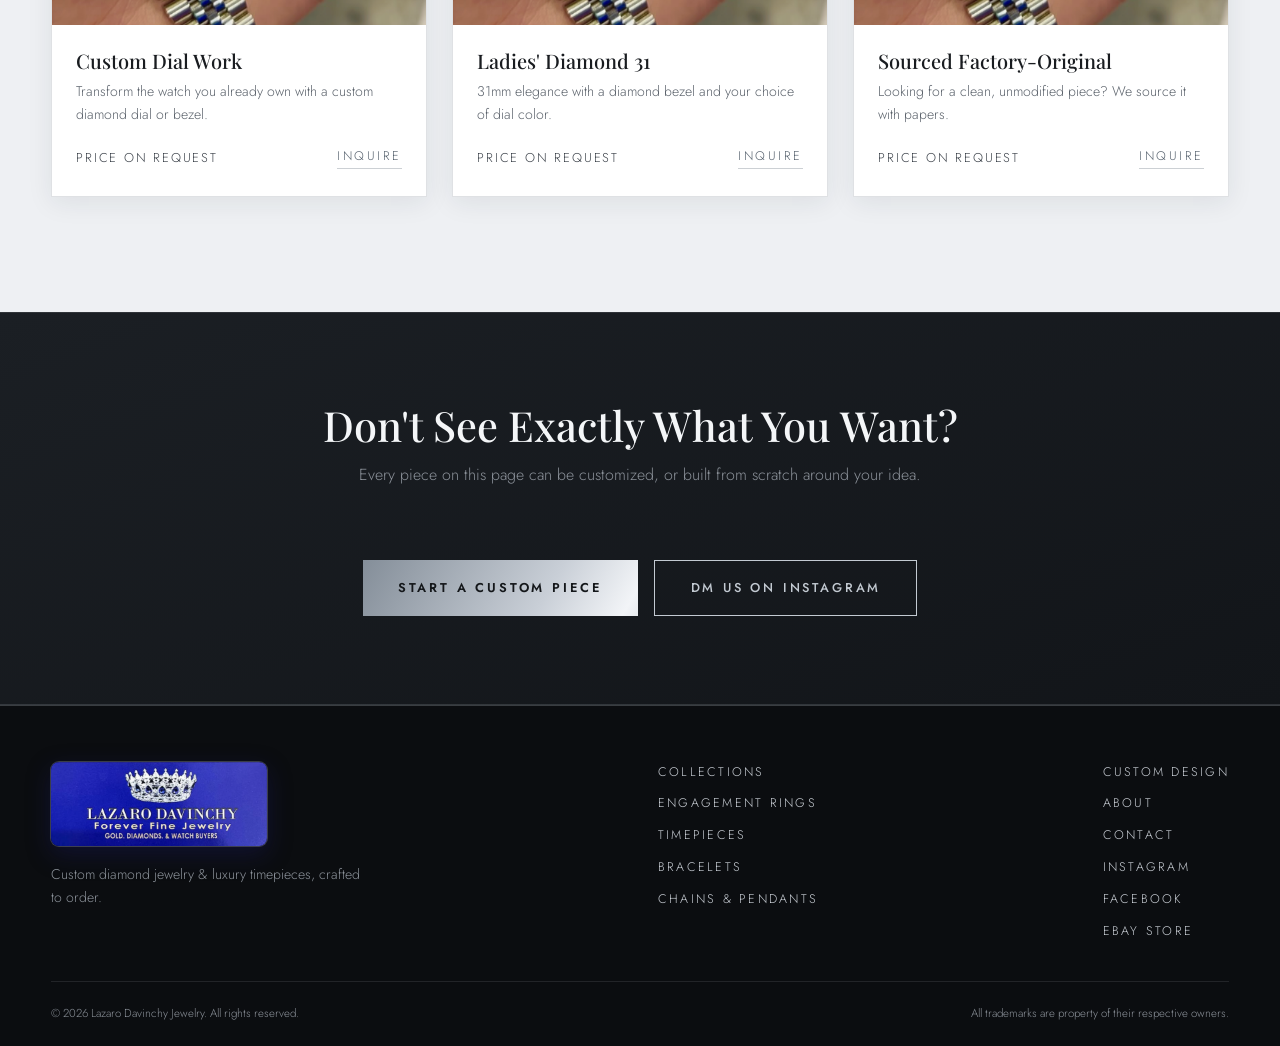
<file: timepieces.html>
<!DOCTYPE html>
<html lang="en">
<head>
  <meta charset="UTF-8" />
  <meta name="viewport" content="width=device-width, initial-scale=1.0" />
  <title>Luxury Timepieces | Lazaro Davinchy Jewelry</title>
  <meta name="description" content="Luxury Timepieces by Lazaro Davinchy Jewelry. Luxury watches finished in-house with custom diamond bezels, dials and bands, or sourced clean and factory-original." />
  <link rel="preconnect" href="https://fonts.googleapis.com" />
  <link rel="preconnect" href="https://fonts.gstatic.com" crossorigin />
  <link href="https://fonts.googleapis.com/css2?family=Playfair+Display:ital,wght@0,400;0,500;0,600;0,700;1,400&family=Jost:wght@300;400;500;600&display=swap" rel="stylesheet" />
  <link rel="stylesheet" href="css/style.css" />
  <link rel="icon" href="data:image/svg+xml,%3Csvg xmlns='http://www.w3.org/2000/svg' viewBox='0 0 100 100'%3E%3Ctext y='.9em' font-size='90'%3E%F0%9F%92%8E%3C/text%3E%3C/svg%3E" />
</head>
<body>

  <div class="announce">
    <p>Complimentary insured shipping on all orders &nbsp;&bull;&nbsp; Custom pieces made to order &nbsp;&bull;&nbsp; DM <a href="https://www.instagram.com/lazarodavinchy_jewelry/" target="_blank" rel="noopener">@lazarodavinchy_jewelry</a> to start your design</p>
  </div>

  <header class="site-header" id="top">
    <div class="container header-inner">
      <button class="nav-toggle" aria-label="Open menu" aria-expanded="false">
        <span></span><span></span><span></span>
      </button>

      <a class="brand" href="index.html" aria-label="Lazaro Davinchy Fine Jewelry">
        <img src="images/logo.png" alt="Lazaro Davinchy Fine Jewelry" class="brand-logo" />
      </a>

      <nav class="site-nav" aria-label="Main navigation">
        <ul>
          <li><a href="index.html">Home</a></li>
          <li class="has-drop">
            <a href="collections.html" class="active">Collections</a>
            <ul class="drop">
              <li><a href="engagement-rings.html">Engagement Rings</a></li>
              <li><a href="timepieces.html">Luxury Timepieces</a></li>
              <li><a href="bracelets.html">Tennis Bracelets</a></li>
              <li><a href="chains.html">Chains &amp; Pendants</a></li>
            </ul>
          </li>
          <li><a href="custom.html">Custom Design</a></li>
          <li><a href="about.html">About</a></li>
          <li><a href="contact.html">Contact</a></li>
          <li class="nav-mobile-only"><a href="https://www.ebay.com/str/internationalantiquetrader" target="_blank" rel="noopener">eBay Store</a></li>
        </ul>
      </nav>

      <div class="header-actions">
        <a class="icon-link" href="https://www.instagram.com/lazarodavinchy_jewelry/" target="_blank" rel="noopener" aria-label="Instagram">
          <svg viewBox="0 0 24 24" fill="none" stroke="currentColor" stroke-width="1.6"><rect x="3" y="3" width="18" height="18" rx="5"/><circle cx="12" cy="12" r="4"/><circle cx="17.2" cy="6.8" r="1" fill="currentColor" stroke="none"/></svg>
        </a>
        <a class="icon-link" href="https://www.facebook.com/p/Lazaro-Davinchy-Jewelry-61568799492048/" target="_blank" rel="noopener" aria-label="Facebook">
          <svg viewBox="0 0 24 24" fill="currentColor"><path d="M14 8.5V6.8c0-.8.2-1.2 1.3-1.2H17V2.7c-.3 0-1.3-.1-2.4-.1-2.4 0-4 1.5-4 4.1v1.8H8v3h2.6V21H14v-8.5h2.6l.4-3H14z"/></svg>
        </a>
        <a class="ebay-link" href="https://www.ebay.com/str/internationalantiquetrader" target="_blank" rel="noopener">eBay&nbsp;Store</a>
        <a class="btn btn-outline btn-small" href="https://www.instagram.com/lazarodavinchy_jewelry/" target="_blank" rel="noopener">DM&nbsp;Us</a>
      </div>
    </div>
  </header>

  <section class="page-hero">
    <div class="container reveal">
      <p class="crumbs"><a href="index.html">Home</a> / <a href="collections.html">Collections</a> / <span>Luxury Timepieces</span></p>
      <p class="eyebrow">Iced-Out & Factory-Fresh</p>
      <h1>Luxury Timepieces</h1>
      <p class="section-lede">Luxury watches finished in-house with custom diamond bezels, dials and bands, or sourced clean and factory-original.</p>
    </div>
  </section>

  <section class="section listing section-light">
    <div class="container">
      <div class="product-grid">
        <article class="product-card reveal">
          <div class="product-media">
            <img src="images/rolex.png" alt="36mm luxury watch with diamond bezel and mother-of-pearl dial" loading="lazy" />
            <span class="product-tag">Timepieces</span>
          </div>
          <div class="product-info">
            <h3>Diamond-Bezel Datejust 36</h3>
            <p>Custom diamond bezel with a mother-of-pearl diamond dial. Steel or two-tone.</p>
            <div class="product-foot">
              <span class="price">Price on request</span>
              <a class="text-link" href="contact.html">Inquire</a>
            </div>
          </div>
        </article>
        <article class="product-card reveal">
          <div class="product-media">
            <img src="images/rolex.png" alt="Two-tone luxury watch with diamond bezel" loading="lazy" />
            <span class="product-tag">Timepieces</span>
          </div>
          <div class="product-info">
            <h3>Two-Tone Presidential</h3>
            <p>Iced bezel on a two-tone bracelet. The classic flex, done right.</p>
            <div class="product-foot">
              <span class="price">Price on request</span>
              <a class="text-link" href="contact.html">Inquire</a>
            </div>
          </div>
        </article>
        <article class="product-card reveal">
          <div class="product-media">
            <img src="images/rolex.png" alt="Fully iced-out luxury watch" loading="lazy" />
            <span class="product-tag">Timepieces</span>
          </div>
          <div class="product-info">
            <h3>Fully Iced Bust-Down</h3>
            <p>Case, bezel, dial and band fully set by hand. VS+ stones throughout.</p>
            <div class="product-foot">
              <span class="price">Price on request</span>
              <a class="text-link" href="contact.html">Inquire</a>
            </div>
          </div>
        </article>
        <article class="product-card reveal">
          <div class="product-media">
            <img src="images/rolex.png" alt="Custom diamond dial luxury watch" loading="lazy" />
            <span class="product-tag">Timepieces</span>
          </div>
          <div class="product-info">
            <h3>Custom Dial Work</h3>
            <p>Transform the watch you already own with a custom diamond dial or bezel.</p>
            <div class="product-foot">
              <span class="price">Price on request</span>
              <a class="text-link" href="contact.html">Inquire</a>
            </div>
          </div>
        </article>
        <article class="product-card reveal">
          <div class="product-media">
            <img src="images/rolex.png" alt="Ladies luxury watch with diamond bezel" loading="lazy" />
            <span class="product-tag">Timepieces</span>
          </div>
          <div class="product-info">
            <h3>Ladies' Diamond 31</h3>
            <p>31mm elegance with a diamond bezel and your choice of dial color.</p>
            <div class="product-foot">
              <span class="price">Price on request</span>
              <a class="text-link" href="contact.html">Inquire</a>
            </div>
          </div>
        </article>
        <article class="product-card reveal">
          <div class="product-media">
            <img src="images/rolex.png" alt="Factory original luxury watch" loading="lazy" />
            <span class="product-tag">Timepieces</span>
          </div>
          <div class="product-info">
            <h3>Sourced Factory-Original</h3>
            <p>Looking for a clean, unmodified piece? We source it with papers.</p>
            <div class="product-foot">
              <span class="price">Price on request</span>
              <a class="text-link" href="contact.html">Inquire</a>
            </div>
          </div>
        </article>
      </div>
    </div>
  </section>

  <section class="cta-band">
    <div class="container center reveal">
      <h2>Don't See Exactly What You Want?</h2>
      <p class="section-lede">Every piece on this page can be customized, or built from scratch around your idea.</p>
      <div class="hero-cta">
        <a class="btn btn-gold" href="custom.html">Start a Custom Piece</a>
        <a class="btn btn-outline" href="https://www.instagram.com/lazarodavinchy_jewelry/" target="_blank" rel="noopener">DM Us on Instagram</a>
      </div>
    </div>
  </section>

  <footer class="site-footer">
    <div class="container footer-inner">
      <div class="footer-brand">
        <img src="images/logo.png" alt="Lazaro Davinchy Fine Jewelry" class="brand-logo-footer" />
        <p>Custom diamond jewelry &amp; luxury timepieces, crafted to order.</p>
      </div>
      <nav class="footer-nav" aria-label="Footer">
        <a href="collections.html">Collections</a>
        <a href="engagement-rings.html">Engagement Rings</a>
        <a href="timepieces.html">Timepieces</a>
        <a href="bracelets.html">Bracelets</a>
        <a href="chains.html">Chains &amp; Pendants</a>
      </nav>
      <nav class="footer-nav" aria-label="Company">
        <a href="custom.html">Custom Design</a>
        <a href="about.html">About</a>
        <a href="contact.html">Contact</a>
        <a href="https://www.instagram.com/lazarodavinchy_jewelry/" target="_blank" rel="noopener">Instagram</a>
        <a href="https://www.facebook.com/p/Lazaro-Davinchy-Jewelry-61568799492048/" target="_blank" rel="noopener">Facebook</a>
        <a href="https://www.ebay.com/str/internationalantiquetrader" target="_blank" rel="noopener">eBay Store</a>
      </nav>
    </div>
    <div class="container footer-legal">
      <p>&copy; <span id="year"></span> Lazaro Davinchy Jewelry. All rights reserved.</p>
      <p>All trademarks are property of their respective owners.</p>
    </div>
  </footer>

  <script src="js/main.js"></script>
</body>
</html>
</file>
<file: css/style.css>
/* ============================================================
   Lazaro Davinchy Jewelry main stylesheet
   Palette: near-black charcoal, cool gray, platinum silver
   ============================================================ */

:root {
  --ink: #0e1013;
  --ink-soft: #16181c;
  --panel: #1d2025;
  --ivory: #f4f6f8;
  --ivory-dim: #c9ced5;
  --muted: #8b9199;
  --gold: #c3cad2;
  --gold-bright: #eef1f5;
  --gold-dim: #7f8894;
  --line: rgba(195, 202, 210, 0.25);
  /* royal blue accent, drawn from the brand logo / storefront */
  --royal: #3a3fc4;
  --royal-bright: #5a5fe0;
  --royal-deep: #1c1d70;
  /* light sections */
  --cream: #eef0f3;
  --cream-panel: #ffffff;
  --cream-ink: #191c20;
  --cream-muted: #5b626b;
  --serif: "Playfair Display", Georgia, serif;
  --sans: "Jost", "Helvetica Neue", Arial, sans-serif;
  --ease: cubic-bezier(0.22, 1, 0.36, 1);
}

* { margin: 0; padding: 0; box-sizing: border-box; }

html { scroll-behavior: smooth; }

body {
  font-family: var(--sans);
  font-weight: 300;
  background: var(--ink);
  color: var(--ivory-dim);
  line-height: 1.65;
  -webkit-font-smoothing: antialiased;
}

img { max-width: 100%; display: block; }

h1, h2, h3 { font-family: var(--serif); color: var(--ivory); font-weight: 500; line-height: 1.15; }

a { color: inherit; text-decoration: none; }

.container { width: min(1180px, 92%); margin-inline: auto; }

.section { padding: clamp(4rem, 9vw, 7.5rem) 0; }
.section-dark { background: var(--ink-soft); border-block: 1px solid rgba(195, 202, 210, 0.12); }

.center { text-align: center; }

/* ---------- light (ivory) sections ---------- */

.section-light { background: var(--cream); color: var(--cream-muted); }
.section-light h1, .section-light h2, .section-light h3 { color: var(--cream-ink); }
.section-light .eyebrow { color: #5f6a76; }
.section-light .section-lede { color: var(--cream-muted); }

.section-light .product-card {
  background: var(--cream-panel);
  border-color: rgba(110, 120, 132, 0.22);
  box-shadow: 0 6px 24px rgba(30, 38, 48, 0.08);
}
.section-light .product-card:hover {
  border-color: rgba(110, 120, 132, 0.5);
  box-shadow: 0 24px 50px rgba(30, 38, 48, 0.18);
}
.section-light .product-info p { color: var(--cream-muted); }
.section-light .price { color: #3d434b; }
.section-light .product-tag { background: rgba(255, 255, 255, 0.9); color: #57626e; border-color: rgba(110, 120, 132, 0.35); }
.section-light .text-link { color: #57626e; border-bottom-color: rgba(110, 120, 132, 0.35); }
.section-light .text-link:hover { border-color: #57626e; }

.section-light .quote {
  background: var(--cream-panel);
  border-color: rgba(110, 120, 132, 0.22);
  box-shadow: 0 6px 24px rgba(30, 38, 48, 0.08);
}
.section-light .quote p { color: #262b31; }
.section-light .quote footer { color: #7d848d; }
.section-light .stars { color: #8b96a3; }

.section-light .collection-card { border-color: rgba(110, 120, 132, 0.25); box-shadow: 0 8px 28px rgba(30, 38, 48, 0.12); }
.section-light .text-card { background: linear-gradient(160deg, #252a30, #14171b); }
.section-light .text-card h3 { color: var(--ivory); }

.section-light .btn-outline { color: #57626e; border-color: #9aa4af; }
.section-light .btn-outline:hover { background: #9aa4af; color: #ffffff; }
.center .btn { margin-top: 2.5rem; }

/* ---------- shared type ---------- */

.eyebrow {
  font-size: 0.72rem;
  letter-spacing: 0.32em;
  text-transform: uppercase;
  color: var(--gold);
  margin-bottom: 1rem;
  font-weight: 500;
}

.section-head { text-align: center; max-width: 640px; margin: 0 auto clamp(2.5rem, 6vw, 4.5rem); }
.section-head h2 { font-size: clamp(2rem, 4.5vw, 3rem); margin-bottom: 1rem; }
.section-lede { color: var(--muted); }

/* ---------- buttons ---------- */

.btn {
  display: inline-block;
  font-family: var(--sans);
  font-size: 0.8rem;
  font-weight: 500;
  letter-spacing: 0.22em;
  text-transform: uppercase;
  padding: 1rem 2.2rem;
  border: 1px solid var(--gold);
  transition: all 0.35s var(--ease);
  cursor: pointer;
}

.btn-gold {
  background: linear-gradient(120deg, #848e99, #c9cfd7 35%, #f2f4f7 50%, #b9c0c9 65%, #78828d);
  background-size: 200% 100%;
  color: #14171a;
  border: none;
  padding: calc(1rem + 1px) 2.2rem;
  font-weight: 600;
}
.btn-gold:hover {
  background-position: 100% 0;
  transform: translateY(-2px);
  box-shadow: 0 12px 32px rgba(175, 186, 198, 0.35);
}

.btn-outline { color: var(--gold); background: transparent; }
.btn-outline:hover { background: var(--gold); color: #14171a; transform: translateY(-2px); }

.btn-small { padding: 0.6rem 1.3rem; font-size: 0.7rem; }

.text-link {
  color: var(--gold);
  font-size: 0.78rem;
  letter-spacing: 0.2em;
  text-transform: uppercase;
  border-bottom: 1px solid var(--line);
  padding-bottom: 2px;
  transition: border-color 0.3s;
}
.text-link:hover { border-color: var(--gold); }

/* ---------- announcement bar ---------- */

.announce {
  background: linear-gradient(110deg, #7d8792, #c6ccd4 30%, #eceff2 50%, #b6bdc6 70%, #7d8792);
  text-align: center;
  padding: 0.6rem 1rem;
  font-size: 0.72rem;
  letter-spacing: 0.14em;
  text-transform: uppercase;
  color: #14171a;
  font-weight: 500;
}
.announce a { text-decoration: underline; text-underline-offset: 3px; }

/* ---------- header ---------- */

.site-header {
  position: sticky;
  top: 0;
  z-index: 50;
  border-bottom: 1px solid transparent;
  transition: border-color 0.3s;
}
/* The blur lives on a pseudo-element: backdrop-filter on the header itself
   would make it the containing block for the fixed-position mobile nav. */
.site-header::before {
  content: "";
  position: absolute;
  inset: 0;
  z-index: -1;
  background: rgba(14, 16, 19, 0.85);
  backdrop-filter: blur(14px);
  transition: background 0.3s;
}
.site-header.scrolled { border-bottom-color: var(--line); }
.site-header.scrolled::before { background: rgba(14, 16, 19, 0.95); }

.header-inner {
  display: flex;
  align-items: center;
  justify-content: space-between;
  gap: 1.5rem;
  padding: 1rem 0;
}

.brand { display: flex; flex-direction: column; align-items: center; line-height: 1.1; }
.brand-mark { display: none; }

/* logo badge */
.brand-logo {
  height: 54px;
  width: auto;
  display: block;
  border-radius: 6px;
  box-shadow: 0 0 0 1px rgba(195, 202, 210, 0.35), 0 6px 18px rgba(28, 29, 112, 0.35);
}
.brand-logo-footer { height: 84px; width: auto; border-radius: 8px; box-shadow: 0 0 0 1px rgba(195, 202, 210, 0.25), 0 8px 24px rgba(28, 29, 112, 0.35); margin-bottom: 1.1rem; }
.brand-name { font-family: var(--serif); font-size: 1.5rem; color: var(--ivory); letter-spacing: 0.04em; white-space: nowrap; }
.brand-name em { font-style: italic; color: var(--gold); }
.brand-sub { font-size: 0.55rem; letter-spacing: 0.5em; color: var(--muted); margin-top: 0.25rem; text-indent: 0.5em; }

.site-nav ul { display: flex; gap: 2.2rem; list-style: none; }
.nav-mobile-only { display: none; }
.site-nav a {
  font-size: 0.78rem;
  letter-spacing: 0.18em;
  text-transform: uppercase;
  color: var(--ivory-dim);
  padding: 0.4rem 0;
  position: relative;
  transition: color 0.3s;
}
.site-nav a::after {
  content: "";
  position: absolute;
  left: 0; right: 100%; bottom: 0;
  height: 1px;
  background: var(--gold);
  transition: right 0.35s var(--ease);
}
.site-nav a:hover { color: var(--gold); }
.site-nav a:hover::after { right: 0; }

.site-nav a.active { color: var(--gold); }
.site-nav a.active::after { right: 0; }

/* dropdown */
.has-drop { position: relative; }
.drop {
  position: absolute;
  top: calc(100% + 0.6rem);
  left: -1.2rem;
  min-width: 210px;
  list-style: none;
  background: #14171b;
  border: 1px solid var(--line);
  padding: 0.6rem 0;
  opacity: 0;
  visibility: hidden;
  transform: translateY(8px);
  transition: opacity 0.25s var(--ease), transform 0.25s var(--ease), visibility 0.25s;
  z-index: 60;
}
.has-drop:hover .drop,
.has-drop:focus-within .drop { opacity: 1; visibility: visible; transform: none; }
.drop a { display: block; padding: 0.55rem 1.3rem; font-size: 0.72rem; }
.drop a::after { display: none; }
.drop a:hover { background: rgba(195, 202, 210, 0.08); }

.header-actions { display: flex; align-items: center; gap: 1.2rem; }
.icon-link { color: var(--ivory-dim); transition: color 0.3s; }
.icon-link:hover { color: var(--gold); }
.icon-link svg { width: 20px; height: 20px; }

.ebay-link {
  font-size: 0.72rem;
  letter-spacing: 0.18em;
  text-transform: uppercase;
  color: var(--ivory-dim);
  white-space: nowrap;
  padding-bottom: 2px;
  border-bottom: 1px solid var(--line);
  transition: color 0.3s, border-color 0.3s;
}
.ebay-link:hover { color: var(--gold); border-color: var(--gold); }

.nav-toggle { display: none; background: none; border: none; cursor: pointer; padding: 6px; }
.nav-toggle span { display: block; width: 22px; height: 1.5px; background: var(--ivory); margin: 5px 0; transition: 0.3s var(--ease); }

/* ---------- hero ---------- */

.hero {
  position: relative;
  min-height: min(88vh, 820px);
  display: flex;
  align-items: center;
  overflow: hidden;
  text-align: center;
}

.hero-bg {
  position: absolute;
  inset: 0;
  background:
    radial-gradient(ellipse 70% 55% at 50% 8%, rgba(190, 200, 212, 0.16), transparent 65%),
    radial-gradient(ellipse 45% 40% at 82% 78%, rgba(120, 140, 165, 0.10), transparent 70%),
    radial-gradient(ellipse 40% 35% at 12% 68%, rgba(220, 228, 238, 0.08), transparent 70%),
    linear-gradient(180deg, #14161a, var(--ink) 60%);
}
.hero-bg::after {
  content: "";
  position: absolute;
  inset: 0;
  background-image:
    radial-gradient(1.5px 1.5px at 18% 32%, rgba(225,232,240,0.7), transparent 100%),
    radial-gradient(1px 1px at 72% 22%, rgba(225,232,240,0.6), transparent 100%),
    radial-gradient(1.5px 1.5px at 85% 58%, rgba(225,232,240,0.5), transparent 100%),
    radial-gradient(1px 1px at 32% 74%, rgba(225,232,240,0.5), transparent 100%),
    radial-gradient(1px 1px at 55% 46%, rgba(225,232,240,0.4), transparent 100%),
    radial-gradient(1.5px 1.5px at 8% 12%, rgba(225,232,240,0.45), transparent 100%);
  animation: twinkle 5s ease-in-out infinite alternate;
}
@keyframes twinkle { from { opacity: 0.35; } to { opacity: 1; } }

.hero-inner { position: relative; z-index: 1; padding: 5rem 0; }

.hero h1 {
  font-size: clamp(2.6rem, 7vw, 5.2rem);
  font-weight: 500;
  margin: 0.5rem 0 1.5rem;
}
.hero h1 span {
  font-style: italic;
  background: linear-gradient(110deg, var(--gold-bright), var(--gold) 45%, #e8edf3 70%, var(--gold-dim));
  -webkit-background-clip: text;
  background-clip: text;
  color: transparent;
}

.hero-lede { max-width: 560px; margin: 0 auto 2.5rem; color: var(--ivory-dim); font-size: 1.05rem; }

.hero-cta { display: flex; gap: 1rem; justify-content: center; flex-wrap: wrap; }

/* ---------- full-bleed hero (product background) ---------- */

.hero-full {
  min-height: 100vh;
  min-height: 100svh;
  text-align: left;
}
.hero-media { position: absolute; inset: 0; z-index: 0; overflow: hidden; }
.hero-media img {
  width: 100%;
  height: 100%;
  object-fit: cover;
  object-position: 78% center;
  transform: scale(1.02);
}
.hero-scrim {
  position: absolute;
  inset: 0;
  z-index: 1;
  background:
    linear-gradient(90deg, rgba(8, 9, 11, 0.95) 0%, rgba(8, 9, 11, 0.9) 42%, rgba(8, 9, 11, 0.7) 62%, rgba(8, 9, 11, 0.32) 82%, rgba(8, 9, 11, 0.12) 100%),
    linear-gradient(0deg, rgba(8, 9, 11, 0.78) 0%, transparent 42%),
    radial-gradient(ellipse 60% 55% at 16% 42%, rgba(58, 63, 196, 0.22), transparent 68%);
}
.hero-full .hero-inner { position: relative; z-index: 2; max-width: 640px; }
.hero-full .eyebrow { margin-bottom: 1.2rem; }
.hero-full h1 { text-shadow: 0 2px 30px rgba(0, 0, 0, 0.55); }
.hero-full .hero-lede { margin: 0 0 2.5rem; text-shadow: 0 1px 16px rgba(0, 0, 0, 0.6); }
.hero-full .hero-cta { justify-content: flex-start; }

.scroll-hint {
  position: absolute;
  bottom: 2rem; left: 50%;
  transform: translateX(-50%);
  width: 24px; height: 38px;
  border: 1px solid var(--line);
  border-radius: 12px;
}
.scroll-hint span {
  position: absolute;
  top: 7px; left: 50%;
  width: 3px; height: 7px;
  margin-left: -1.5px;
  border-radius: 2px;
  background: var(--gold);
  animation: drop 1.8s var(--ease) infinite;
}
@keyframes drop { 0% { transform: translateY(0); opacity: 1; } 70% { transform: translateY(12px); opacity: 0; } 100% { opacity: 0; } }

/* ---------- inner page hero ---------- */

.page-hero {
  position: relative;
  text-align: center;
  padding: clamp(3.5rem, 8vw, 6rem) 0;
  background:
    radial-gradient(ellipse 70% 80% at 50% 0%, rgba(195, 202, 210, 0.12), transparent 65%),
    var(--ink-soft);
  border-bottom: 1px solid rgba(195, 202, 210, 0.12);
}
.page-hero h1 { font-size: clamp(2.2rem, 5vw, 3.4rem); margin-bottom: 1rem; }
.page-hero .section-lede { max-width: 620px; margin-inline: auto; }

.crumbs { font-size: 0.7rem; letter-spacing: 0.2em; text-transform: uppercase; color: var(--muted); margin-bottom: 1.4rem; }
.crumbs a { transition: color 0.3s; }
.crumbs a:hover { color: var(--gold); }
.crumbs span { color: var(--gold); }

/* ---------- CTA band ---------- */

.cta-band {
  padding: clamp(3.5rem, 7vw, 5.5rem) 0;
  background: linear-gradient(160deg, #1b1f24, #121519);
  border-block: 1px solid rgba(195, 202, 210, 0.15);
}
.cta-band h2 { font-size: clamp(1.8rem, 4vw, 2.6rem); margin-bottom: 0.8rem; }
.cta-band .hero-cta { margin-top: 2rem; }

/* collections index grid: equal rows */
.index-grid { grid-auto-rows: 340px; }
.index-grid .collection-card { grid-row: auto; }

/* ---------- trust strip ---------- */

.trust { border-block: 1px solid rgba(195, 202, 210, 0.12); background: var(--ink-soft); }
.trust-inner {
  display: grid;
  grid-template-columns: repeat(4, 1fr);
  gap: 1rem;
  padding: 1.6rem 0;
  text-align: center;
}
.trust-item strong { display: block; font-family: var(--serif); color: var(--gold); font-weight: 500; font-size: 1.02rem; letter-spacing: 0.03em; }
.trust-item span { font-size: 0.8rem; color: var(--muted); }

/* ---------- collections ---------- */

.collection-grid {
  display: grid;
  grid-template-columns: repeat(3, 1fr);
  grid-auto-rows: 300px;
  gap: 1.2rem;
}

.collection-card {
  position: relative;
  overflow: hidden;
  border: 1px solid rgba(195, 202, 210, 0.15);
  background: var(--panel);
}
.collection-card.tall { grid-row: span 2; }

.collection-card img {
  width: 100%; height: 100%;
  object-fit: cover;
  transition: transform 0.8s var(--ease), filter 0.8s;
  filter: saturate(0.92);
}
.collection-card:hover img { transform: scale(1.06); filter: saturate(1.05); }

.card-overlay {
  position: absolute;
  inset: auto 0 0 0;
  padding: 1.6rem;
  background: linear-gradient(to top, rgba(10, 12, 14, 0.92), rgba(10, 12, 14, 0.4) 60%, transparent);
}
.card-overlay h3 { font-size: 1.35rem; margin-bottom: 0.3rem; }

.card-link { font-size: 0.72rem; letter-spacing: 0.22em; text-transform: uppercase; color: var(--gold); }
.card-link i { font-style: normal; display: inline-block; transition: transform 0.3s var(--ease); }
.collection-card:hover .card-link i { transform: translateX(5px); }

.text-card { display: flex; align-items: center; justify-content: center; text-align: center; background: linear-gradient(160deg, #22262b, #15181c); }
.text-card-inner { padding: 2rem; }
.text-card svg { width: 46px; height: 46px; color: var(--gold); margin: 0 auto 1rem; }
.text-card h3 { font-size: 1.35rem; margin-bottom: 0.5rem; }
.text-card p { font-size: 0.88rem; color: var(--muted); margin-bottom: 1rem; }

/* ---------- featured products ---------- */

.product-grid {
  display: grid;
  grid-template-columns: repeat(3, 1fr);
  gap: 1.6rem;
}

.product-card {
  background: var(--panel);
  border: 1px solid rgba(195, 202, 210, 0.15);
  transition: transform 0.45s var(--ease), box-shadow 0.45s, border-color 0.45s;
}
.product-card:hover {
  transform: translateY(-6px);
  border-color: rgba(195, 202, 210, 0.45);
  box-shadow: 0 24px 50px rgba(0, 0, 0, 0.45);
}

.product-media { position: relative; overflow: hidden; aspect-ratio: 4 / 4.2; }
.product-media img { width: 100%; height: 100%; object-fit: cover; transition: transform 0.8s var(--ease); }
.product-card:hover .product-media img { transform: scale(1.05); }

.product-tag {
  position: absolute;
  top: 1rem; left: 1rem;
  font-size: 0.62rem;
  letter-spacing: 0.24em;
  text-transform: uppercase;
  color: var(--gold);
  background: rgba(10, 12, 14, 0.8);
  border: 1px solid var(--line);
  padding: 0.35rem 0.8rem;
}

.product-info { padding: 1.5rem 1.5rem 1.7rem; }
.product-info h3 { font-size: 1.25rem; margin-bottom: 0.5rem; }
.product-info p { font-size: 0.88rem; color: var(--muted); margin-bottom: 1.2rem; }

.product-foot { display: flex; align-items: center; justify-content: space-between; }
.price { font-size: 0.8rem; letter-spacing: 0.14em; text-transform: uppercase; color: var(--ivory-dim); }

/* ---------- about ---------- */

.about-inner {
  display: grid;
  grid-template-columns: 1fr 1.1fr;
  gap: clamp(2.5rem, 6vw, 5rem);
  align-items: center;
}

.about-media { position: relative; }
.about-media img { border: 1px solid rgba(195, 202, 210, 0.2); }
.about-media-accent {
  position: absolute;
  inset: 1.4rem -1.4rem -1.4rem 1.4rem;
  border: 1px solid var(--line);
  z-index: -1;
}

.about-copy h2 { font-size: clamp(2rem, 4vw, 2.8rem); margin-bottom: 1.2rem; }
.about-copy p { margin-bottom: 1.1rem; }

.about-list { list-style: none; margin: 1.4rem 0 2rem; }
.about-list li { padding-left: 1.6rem; position: relative; margin-bottom: 0.55rem; font-size: 0.95rem; }
.about-list li::before { content: "◆"; position: absolute; left: 0; top: 1px; color: var(--gold); font-size: 0.7rem; }

/* ---------- visit our store ---------- */

.visit-inner {
  display: grid;
  grid-template-columns: 0.9fr 1.1fr;
  gap: clamp(2.5rem, 6vw, 5rem);
  align-items: center;
}
.visit-media { position: relative; justify-self: center; max-width: 440px; }
.visit-media img {
  border: 1px solid rgba(195, 202, 210, 0.25);
  border-radius: 4px;
  box-shadow: 0 26px 60px rgba(0, 0, 0, 0.5);
}
.visit-media-accent {
  position: absolute;
  inset: 1.4rem -1.4rem -1.4rem 1.4rem;
  border: 1px solid var(--royal);
  border-radius: 4px;
  opacity: 0.6;
  z-index: -1;
}
.visit-copy h2 { font-size: clamp(2rem, 4vw, 2.8rem); margin-bottom: 1.2rem; }
.visit-copy p { margin-bottom: 1.1rem; }
.visit-copy .hero-cta { justify-content: flex-start; margin-top: 1.6rem; }

.visit-address { display: flex; flex-direction: column; gap: 0.35rem; margin: 1.6rem 0 0; }
.visit-address a { font-family: var(--serif); font-size: 1.15rem; color: var(--ivory); transition: color 0.3s; }
.visit-address a:hover { color: var(--gold); }

/* ---------- custom process ---------- */

.steps {
  display: grid;
  grid-template-columns: repeat(4, 1fr);
  gap: 1.4rem;
}

.step {
  border: 1px solid rgba(195, 202, 210, 0.15);
  padding: 2rem 1.6rem;
  background: rgba(15, 17, 20, 0.55);
  transition: border-color 0.4s, transform 0.4s var(--ease);
}
.step:hover { border-color: rgba(195, 202, 210, 0.45); transform: translateY(-4px); }

.step-num {
  font-family: var(--serif);
  font-size: 2rem;
  font-style: italic;
  color: var(--gold);
  display: block;
  margin-bottom: 0.8rem;
}
.step h3 { font-size: 1.2rem; margin-bottom: 0.5rem; }
.step p { font-size: 0.88rem; color: var(--muted); }

/* ---------- testimonials ---------- */

.quote-grid {
  display: grid;
  grid-template-columns: repeat(3, 1fr);
  gap: 1.6rem;
}

.quote {
  border: 1px solid rgba(195, 202, 210, 0.15);
  background: var(--panel);
  padding: 2rem 1.8rem;
}
.stars { color: var(--gold); letter-spacing: 0.3em; margin-bottom: 1rem; font-size: 0.85rem; }
.quote p { font-family: var(--serif); font-style: italic; color: var(--ivory); font-size: 1.02rem; margin-bottom: 1.2rem; }
.quote footer { font-size: 0.75rem; letter-spacing: 0.18em; text-transform: uppercase; color: var(--muted); }

/* ---------- instagram ---------- */

.insta h2 { font-size: clamp(1.7rem, 4vw, 2.6rem); margin-bottom: 1rem; }
.insta-grid {
  display: grid;
  grid-template-columns: repeat(3, 1fr);
  gap: 1rem;
  margin: 2.5rem 0 0.5rem;
}
.insta-grid a { overflow: hidden; border: 1px solid rgba(195, 202, 210, 0.15); aspect-ratio: 1; }
.insta-grid img { width: 100%; height: 100%; object-fit: cover; transition: transform 0.7s var(--ease), opacity 0.4s; }
.insta-grid a:hover img { transform: scale(1.07); opacity: 0.85; }

/* ---------- contact ---------- */

.contact-inner {
  display: grid;
  grid-template-columns: 1fr 1.15fr;
  gap: clamp(2.5rem, 6vw, 5rem);
  align-items: start;
}

.contact-copy h2 { font-size: clamp(2rem, 4vw, 2.8rem); margin-bottom: 1.2rem; }

.contact-list { list-style: none; margin-top: 2rem; }
.contact-list li { display: flex; flex-direction: column; padding: 1rem 0; border-bottom: 1px solid rgba(195, 202, 210, 0.15); }
.contact-label { font-size: 0.68rem; letter-spacing: 0.26em; text-transform: uppercase; color: var(--gold); margin-bottom: 0.25rem; }
.contact-list a:hover { color: var(--gold); }

.contact-form { background: var(--panel); border: 1px solid rgba(195, 202, 210, 0.15); padding: clamp(1.6rem, 4vw, 2.6rem); }
.form-row { display: grid; grid-template-columns: 1fr 1fr; gap: 1.2rem; }

.contact-form label {
  display: block;
  font-size: 0.7rem;
  letter-spacing: 0.22em;
  text-transform: uppercase;
  color: var(--muted);
  margin-bottom: 1.2rem;
}

.contact-form input,
.contact-form select,
.contact-form textarea {
  display: block;
  width: 100%;
  margin-top: 0.5rem;
  padding: 0.85rem 1rem;
  font-family: var(--sans);
  font-size: 0.95rem;
  color: var(--ivory);
  background: rgba(15, 17, 20, 0.7);
  border: 1px solid rgba(195, 202, 210, 0.2);
  outline: none;
  transition: border-color 0.3s;
  resize: vertical;
}
.contact-form input:focus,
.contact-form select:focus,
.contact-form textarea:focus { border-color: var(--gold); }

.contact-form .btn { width: 100%; margin-top: 0.4rem; }
.form-note { margin-top: 1rem; color: var(--gold); font-size: 0.85rem; text-align: center; }

/* ---------- footer ---------- */

.site-footer { background: #0b0d10; border-top: 1px solid var(--line); padding-top: 3.5rem; }

.footer-inner {
  display: grid;
  grid-template-columns: 1.4fr 1fr auto;
  gap: 2.5rem;
  padding-bottom: 2.5rem;
}

.footer-brand .brand-name { font-size: 1.6rem; }
.footer-brand p { margin-top: 0.8rem; font-size: 0.88rem; color: var(--muted); max-width: 320px; }

.footer-nav { display: flex; flex-direction: column; gap: 0.7rem; }
.footer-nav a, .footer-social a {
  font-size: 0.78rem;
  letter-spacing: 0.18em;
  text-transform: uppercase;
  color: var(--ivory-dim);
  transition: color 0.3s;
}
.footer-nav a:hover, .footer-social a:hover { color: var(--gold); }

.footer-legal {
  display: flex;
  justify-content: space-between;
  gap: 1rem;
  flex-wrap: wrap;
  padding: 1.4rem 0;
  border-top: 1px solid rgba(195, 202, 210, 0.12);
  font-size: 0.72rem;
  color: var(--muted);
}

/* ---------- reveal animation ---------- */

/* Hidden state only applies once JS tags <html class="js">, so content
   stays visible without JavaScript. */
.js .reveal { opacity: 0; transform: translateY(26px); transition: opacity 0.9s var(--ease), transform 0.9s var(--ease); }
.js .reveal.visible { opacity: 1; transform: none; }

@media (prefers-reduced-motion: reduce) {
  .reveal { opacity: 1; transform: none; transition: none; }
  .hero-bg::after, .scroll-hint span { animation: none; }
  html { scroll-behavior: auto; }
}

/* ---------- responsive ---------- */

@media (max-width: 980px) {
  .collection-grid { grid-template-columns: 1fr 1fr; grid-auto-rows: 260px; }
  .product-grid, .quote-grid { grid-template-columns: 1fr 1fr; }
  .steps { grid-template-columns: 1fr 1fr; }
  .trust-inner { grid-template-columns: 1fr 1fr; row-gap: 1.4rem; }
  .about-inner, .contact-inner { grid-template-columns: 1fr; }
  .about-media { max-width: 480px; }
  .footer-inner { grid-template-columns: 1fr 1fr; }

  .visit-inner { grid-template-columns: 1fr; gap: 2.5rem; }
  .visit-media { order: -1; }
}

@media (max-width: 720px) {
  .site-nav {
    position: fixed;
    inset: 0 30% 0 0;
    background: #0b0d10;
    border-right: 1px solid var(--line);
    transform: translateX(-100%);
    transition: transform 0.4s var(--ease);
    z-index: 60;
    padding: 5.5rem 2rem 2rem;
  }
  body.nav-open .site-nav { transform: none; }
  .site-nav ul { flex-direction: column; gap: 1.6rem; }
  .site-nav a { font-size: 0.95rem; }
  .site-nav .nav-mobile-only { display: block; }

  /* dropdown becomes an inline sub-list on mobile */
  .drop {
    position: static;
    opacity: 1;
    visibility: visible;
    transform: none;
    background: none;
    border: none;
    min-width: 0;
    padding: 0.8rem 0 0 1rem;
  }
  .drop a { padding: 0.35rem 0; font-size: 0.8rem; color: var(--muted); }

  .nav-toggle { display: block; z-index: 70; position: relative; }
  body.nav-open .nav-toggle span:nth-child(1) { transform: translateY(6.5px) rotate(45deg); }
  body.nav-open .nav-toggle span:nth-child(2) { opacity: 0; }
  body.nav-open .nav-toggle span:nth-child(3) { transform: translateY(-6.5px) rotate(-45deg); }

  .header-actions .btn, .ebay-link { display: none; }
  .brand-sub { display: none; }
  .brand-name { font-size: 1.25rem; }

  .product-grid, .quote-grid, .steps, .collection-grid { grid-template-columns: 1fr; }
  .collection-card.tall { grid-row: auto; }
  .collection-grid { grid-auto-rows: 320px; }
  .insta-grid { grid-template-columns: 1fr; }
  .form-row { grid-template-columns: 1fr; gap: 0; }
  .footer-inner { grid-template-columns: 1fr; gap: 1.8rem; }
  .announce p { font-size: 0.62rem; }

  .hero-media img { object-position: 60% center; }
  .hero-scrim {
    background:
      linear-gradient(0deg, rgba(8, 9, 11, 0.94) 8%, rgba(8, 9, 11, 0.6) 45%, rgba(8, 9, 11, 0.4) 100%),
      radial-gradient(ellipse 90% 50% at 50% 80%, rgba(58, 63, 196, 0.20), transparent 70%);
  }
  .hero-full .hero-inner { max-width: 100%; }
}
</file>
